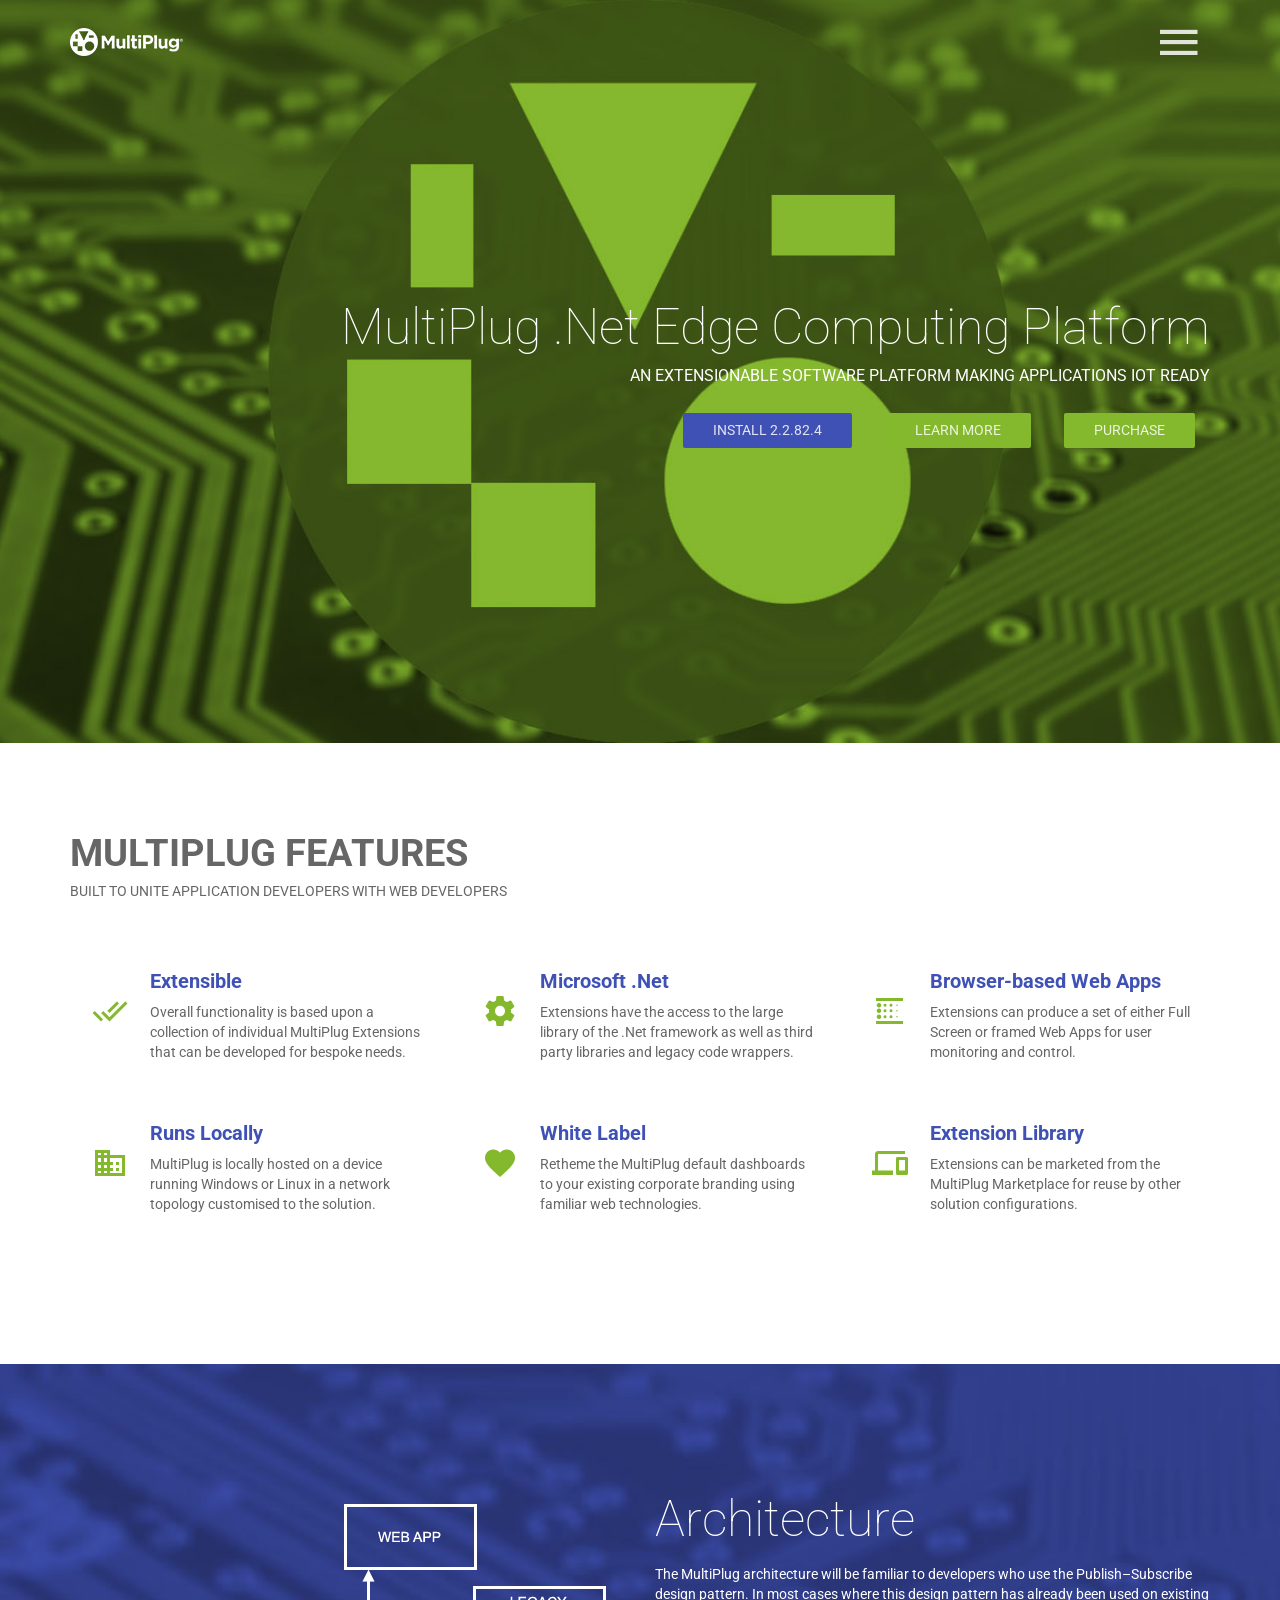
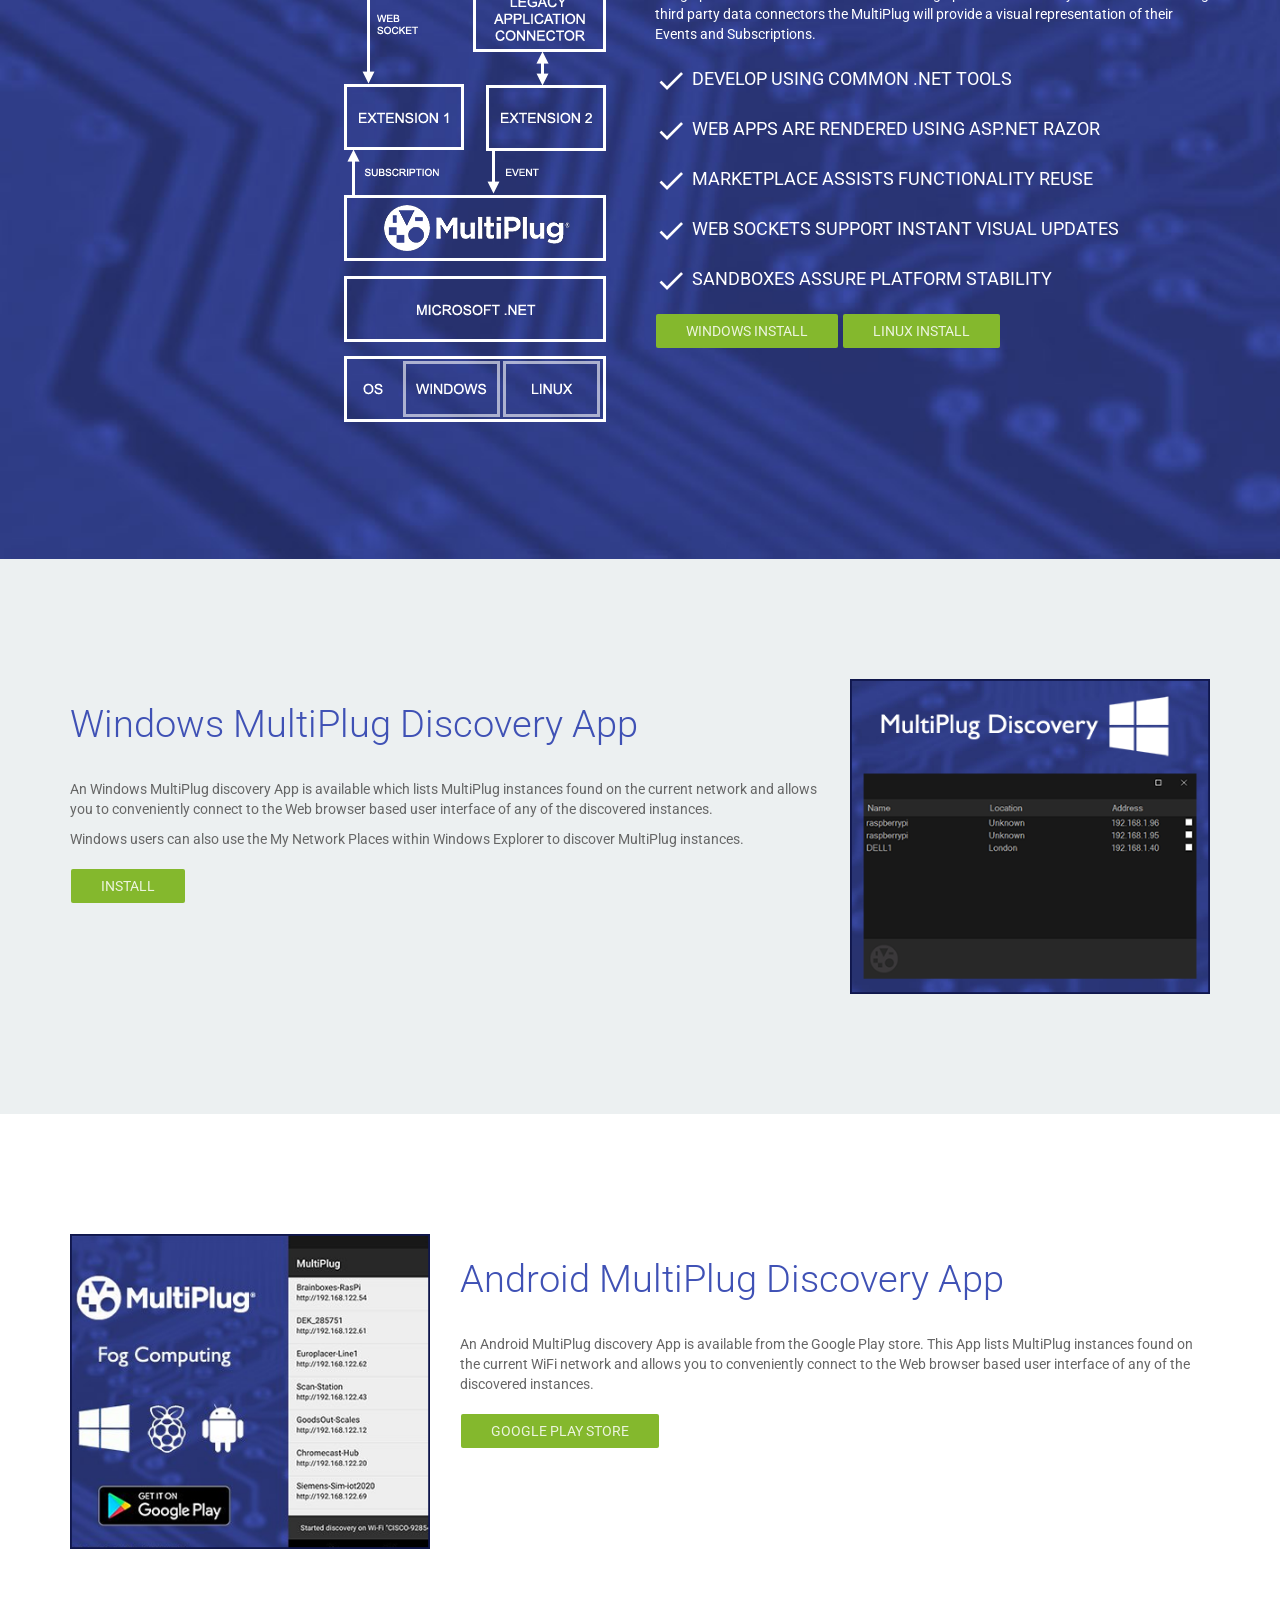
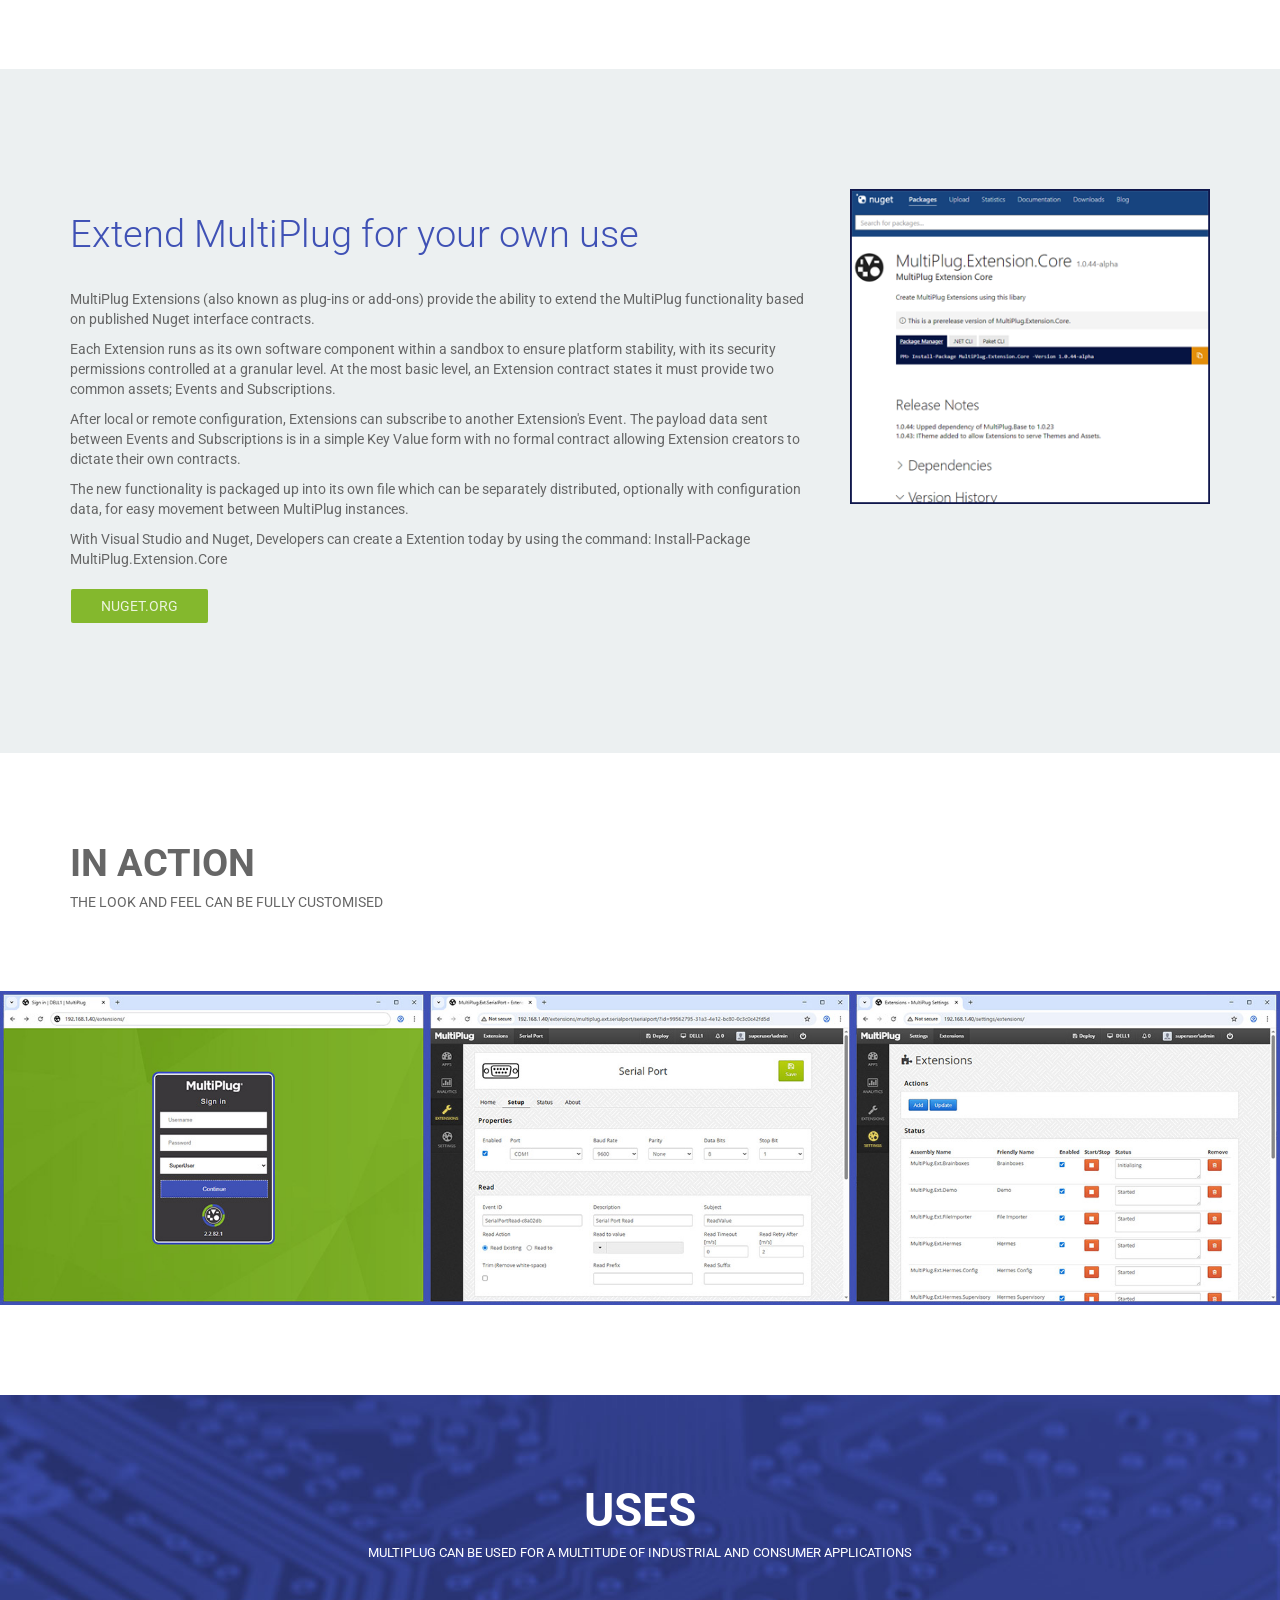
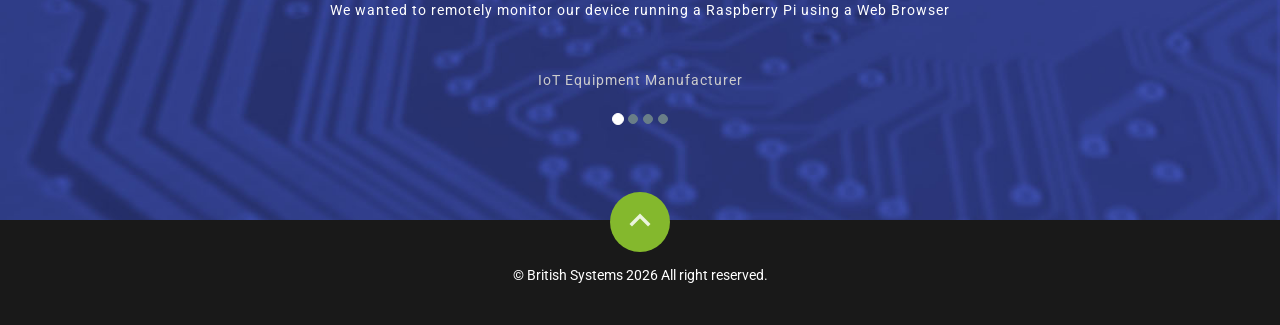
<file: docs/index.html>
<html lang="en">
<head>
    <meta charset="utf-8">
    <meta name="description" content="MultiPlug is a Edge Computing Platform for the Internet of Things">
    <meta name="keywords" content="Internet of Things, 4IR, Edge Computing">
    <meta name="viewport" content="width=device-width, initial-scale=1, maximum-scale=1">
    <meta name="author" content="British Systems">
    <title>MultiPlug .Net Edge Computing Platform for the Internet of Things</title>
    <link href="img/mp/favicon.ico" rel="icon" type="image/x-icon" >
    <link href="img/mp/favicon.ico" rel="shortcut icon" type="image/x-icon">
    <link href="css/mp/bootstrap.min.css" rel="stylesheet">
    <!-- Font Awesome CSS -->
    <link rel="stylesheet" href="fonts/mp/font-awesome.min.css" type="text/css" media="screen">
    <!-- Include roboto.css to use the Roboto web font, material.css to include the theme and ripples.css to style the ripple effect -->
    <link href="css/mp/material.min.css" rel="stylesheet">
    <link href="css/mp/ripples.min.css" rel="stylesheet">
    <link href="css/mp/main.css" rel="stylesheet">
    <link href="css/mp/responsive.css" rel="stylesheet">
    <link href="css/mp/animate.min.css" rel="stylesheet">
</head>

<body>

    <div class="navbar navbar-invers menu-wrap">
        <div class="navbar-header text-center">
            <a class="navbar-brand logo-right" href="javascript:void(0)">MultiPlug</a>
        </div>
        <ul class="nav navbar-nav main-navigation">
            <li class="active"><a href="#home">Home</a></li>
            <li><a href="#features">Features</a></li>
            <li><a href="#why">Architecture</a></li>
            <li><a href="#screenshot">In Action</a></li>
            <li><a href="#testimonial">Uses</a></li>
            <li><a href="https://www.smartfactorydirect.com/multiplug-software-license" target="_blank">Purchase</a></li>
            <li><a href="https://github.com/British-Systems/MultiPlug/wiki" target="_blank">Wiki</a></li>
            <li><a href="./privacy/" >Privacy Policy</a></li>
        </ul>
        <button class="close-button" id="close-button">Close Menu</button>
    </div>

    <div class="content-wrap">
        <header class="hero-area" id="home">

            <div class="container">
                <div class="col-md-12">

                    <div class="navbar navbar-inverse sticky-navigation navbar-fixed-top" role="navigation" data-spy="affix" data-offset-top="200">
                        <div class="container">
                            <div class="navbar-header">
                                <img src="img/mp/MultiPlug.png" class="logo-left" alt="">
                                <!-- @*<a class="logo-left " href="index.html"><i class="mdi-image-timelapse"></i>MultiPlug</a>*@ -->
                            </div>
                            <div class="navbar-right">
                                <button class="menu-icon" id="open-button">
                                    <i class="mdi-navigation-menu"></i>
                                </button>
                            </div>
                        </div>
                    </div>
                </div>
                <div class="contents text-right">
                    <h1 class="wow fadeInRight" data-wow-duration="100ms" data-wow-delay="100ms">MultiPlug .Net Edge Computing Platform</h1>
                    <p class="wow fadeInRight" data-wow-duration="100ms" data-wow-delay="400ms">An extensionable software platform making applications IoT Ready</p>
                    <a href="#why" class="btn btn-lg btn-primary wow fadeInUp btn-install" data-wow-duration="1000ms" data-wow-delay="400ms">Install 2.2.82.4</a>
                    <a href="#features" class="btn btn-lg btn-primary wow fadeInUp" data-wow-duration="1000ms" data-wow-delay="500ms">Learn More</a>
                    <a href="https://www.smartfactorydirect.com/multiplug-software-license" target="_blank" class="btn btn-lg btn-primary wow fadeInUp" data-wow-duration="1000ms" data-wow-delay="600ms">Purchase</a>
                </div>
            </div>
        </header>

        <section id="features" class="section">
            <div class="container">
                <div class="section-header">
                    <h1 class="section-title wow fadeInRight" data-wow-duration="1000ms" data-wow-delay="100ms">MultiPlug Features</h1>
                    <h2 class="section-subtitle wow fadeInRight" data-wow-duration="1000ms" data-wow-delay="400ms">Built to Unite Application Developers with Web Developers</h2>
                </div>
                <div class="row">

                    <div class="col-md-4 col-sm-6 wow fadeInDown" data-wow-duration="1000ms" data-wow-delay="300ms">
                        <div class="features">
                            <div class="icon">
                                <i class="mdi-action-done-all"></i>
                            </div>
                            <div class="features-text">
                                <h4>Extensible</h4>
                                <p>
                                    Overall functionality is based upon a collection of individual MultiPlug Extensions that can be developed for bespoke needs.
                                </p>
                            </div>
                        </div>
                    </div>

                    <div class="col-md-4 col-sm-6 wow fadeInDown" data-wow-duration="1000ms" data-wow-delay="300ms">
                        <div class="features">
                            <div class="icon">
                                <i class="mdi-action-settings"></i>
                            </div>
                            <div class="features-text">
                                <h4>Microsoft .Net</h4>
                                <p>
                                    Extensions have the access to the large library of the .Net framework as well as third party libraries and legacy code wrappers.
                                </p>
                            </div>
                        </div>
                    </div>

                    <div class="col-md-4 col-sm-6 wow fadeInDown" data-wow-duration="1000ms" data-wow-delay="300ms">
                        <div class="features">
                            <div class="icon">
                                <i class="mdi-image-blur-linear"></i>
                            </div>
                            <div class="features-text">
                                <h4>Browser-based Web Apps</h4>
                                <p>
                                    Extensions can produce a set of either Full Screen or framed Web Apps for user monitoring and control.
                                </p>
                            </div>
                        </div>
                    </div>


                    <div class="col-md-4 col-sm-6 wow fadeInDown" data-wow-duration="1000ms" data-wow-delay="400ms">
                        <div class="features">
                            <div class="icon">
                                <i class="mdi-communication-business"></i>
                            </div>
                            <div class="features-text">
                                <h4>Runs Locally</h4>
                                <p>
                                    MultiPlug is locally hosted on a device running Windows or Linux in a network topology customised to the solution.
                                </p>
                            </div>
                        </div>
                    </div>


                    <div class="col-md-4 col-sm-6 wow fadeInDown" data-wow-duration="1000ms" data-wow-delay="400ms">
                        <div class="features">
                            <div class="icon">
                                <i class="mdi-action-favorite"></i>
                            </div>
                            <div class="features-text">
                                <h4>White Label</h4>
                                <p>
                                    Retheme the MultiPlug default dashboards to your existing corporate branding using familiar web technologies.
                                </p>
                            </div>
                        </div>
                    </div>

                    <div class="col-md-4 col-sm-6 wow fadeInDown" data-wow-duration="1000ms" data-wow-delay="400ms">
                        <div class="features">
                            <div class="icon">
                                <i class="mdi-hardware-phonelink"></i>
                            </div>
                            <div class="features-text">
                                <h4>Extension Library</h4>
                                <p>
                                    Extensions can be marketed from the MultiPlug Marketplace for reuse by other solution configurations. <!--<a href="/extensions/" >View Extensions</a>-->
                                </p>
                            </div>
                        </div>
                    </div>
                </div>
            </div>
        </section>

        <section id="why" class="section">
            <div class="container">

                <div class="row">

                    <div class="col-md-6 col-sm-6 wow fadeInRight" data-wow-duration="500ms" data-wow-delay="300ms">
                        <img src="img/mp/features/multiplug-architecture.png" alt="">
                    </div>

                    <div class="col-md-6 col-sm-6 wow fadeInLeft" data-wow-duration="1000ms" data-wow-delay="600ms">
                        <div class="pull-left content">
                            <h2>Architecture</h2>
                            <p>
                                The MultiPlug architecture will be familiar to developers who use the Publish–Subscribe design pattern. In most cases where this design pattern has already been used on existing third party data connectors the MultiPlug will provide a visual representation of their Events and Subscriptions.
                            </p>
                            <ul class="list-item">
                                <li><i class="mdi-action-done"></i>Develop using common .Net tools</li>
                                <li><i class="mdi-action-done"></i>Web Apps are Rendered using ASP.NET Razor</li>
                                <li><i class="mdi-action-done"></i>Marketplace assists functionality reuse</li>
                                <li><i class="mdi-action-done"></i>Web sockets support instant visual updates</li>
                                <li><i class="mdi-action-done"></i>Sandboxes assure platform stability</li>

                            </ul>
                            <a href="https://github.com/British-Systems/MultiPlug/releases/latest/download/MultiPlug-2.2-install.exe" class="btn btn-lg btn-primary">Windows Install</a>
                            <a href="https://apt.multiplug.app" class="btn btn-lg btn-primary">Linux Install</a>
                            <!-- <a href="/extensions/" class="btn btn-lg btn-border">Extensions</a> -->
                        </div>
                    </div>
                </div>
            </div>
        </section>

        <section id="main-features" class="section main-feature-gray">
            <div class="container">


                <div class="row">
                    <div class="col-md-8 col-sm-8 wow fadeInLeft" data-wow-duration="1000ms" data-wow-delay="0ms">
                        <div class="feature-item">
                            <h3 class="title-small">
                                Windows MultiPlug Discovery App
                            </h3>
                            <p>
                                An Windows MultiPlug discovery App is available which lists MultiPlug instances found on the current network and allows you to conveniently connect to the Web browser based user interface of any of the discovered instances.
                            </p>
                            <p>
                                Windows users can also use the My Network Places within Windows Explorer to discover MultiPlug instances.
                            </p>							

                            <a href="https://windows.multiplug.app" target="_blank" class="btn btn-lg btn-primary">Install</a>
							

                        </div>
                    </div>

                    <div class="col-md-4 col-sm-4 wow fadeInRight" data-wow-duration="1000ms" data-wow-delay="0ms">
                        <img src="img/mp/features/multiplug-windows-desktop.png" class="img-responsive" alt="MultiPlug Windows Desktop">
                    </div>

                </div>

            </div>
        </section>

        <section id="main-features" class="section">
            <div class="container">


                <div class="row">
                    <div class="col-md-4 col-sm-4 wow fadeInLeft" data-wow-duration="1000ms" data-wow-delay="0ms">
                        <img src="img/mp/features/multiplug-google-play.png" class="img-responsive" alt="MultiPlug Android on Google Play">
                    </div>

                    <div class="col-md-8 col-sm-8 wow fadeInRight" data-wow-duration="1000ms" data-wow-delay="0ms">
                        <div class="feature-item">
                            <h3 class="title-small">
                                Android MultiPlug Discovery App
                            </h3>
                            <p>
                                An Android MultiPlug discovery App is available from the Google Play store. This App lists MultiPlug instances found on the current WiFi network and allows you to conveniently connect to the Web browser based user interface of any of the discovered instances.
                            </p>
  
                            <a href="https://play.google.com/store/apps/details?id=uk.britishsystems.multiplug" target="_blank" class="btn btn-lg btn-primary">Google Play Store</a>
                        </div>
                    </div>

                </div>

            </div>
        </section>

        <section id="main-features" class="section main-feature-gray">
            <div class="container">

                <div class="row">
                    <div class="col-md-8 col-sm-8 wow fadeInLeft" data-wow-duration="1000ms" data-wow-delay="0ms">
                        <div class="feature-item">
                            <h3 class="title-small">
                                Extend MultiPlug for your own use
                            </h3>
                            <p>
                                MultiPlug Extensions (also known as plug-ins or add-ons) provide the ability to extend the MultiPlug functionality based on published Nuget interface contracts.
                            </p>
                            <p>
                                Each Extension runs as its own software component within a sandbox to ensure platform stability, with its security permissions controlled at a granular level. At the most basic level, an Extension contract states it must provide two common assets; Events and Subscriptions.
                            </p>
                            <p>
                                After local or remote configuration, Extensions can subscribe to another Extension's Event. The payload data sent between Events and Subscriptions is in a simple Key Value form with no formal contract allowing Extension creators to dictate their own contracts.
                            </p>
                            <p>
                                The new functionality is packaged up into its own file which can be separately distributed, optionally with configuration data, for easy movement between MultiPlug instances.
                            </p>
                            <p>
                                With Visual Studio and Nuget, Developers can create a Extention today by using the command: Install-Package MultiPlug.Extension.Core
                            </p>
							
                            <a href="https://www.nuget.org/packages/MultiPlug.Extension.Core" target="_blank" class="btn btn-lg btn-primary">Nuget.org</a>
                        </div>
                    </div>

                    <div class="col-md-4 col-sm-4 wow fadeInRight" data-wow-duration="1000ms" data-wow-delay="0ms">
                        <img src="img/mp/features/multiplug-extension-core.png" class="img-responsive" alt="Nuget MultiPlug.Extension.Core">
                    </div>

                </div>

            </div>
        </section>

        <section id="screenshot" class="section">
            <div class="container">
                <div class="section-header">
                    <h1 class="section-title wow fadeInRight" data-wow-duration="1000ms" data-wow-delay="300ms">In Action</h1>
                    <h2 class="section-subtitle wow fadeInRight" data-wow-duration="1000ms" data-wow-delay="400ms">The look and feel can be fully customised</h2>
                </div>
            </div>
            <div class="row" style="margin:0; padding:0;">
                <div class="col-md-4 col-sm-6 col-xs-12" style="margin:0; padding:0;">
                    <div class="portfolio">
                        <figure class="effect-julia">
                            <img src="img/mp/portfolio/multiplug-signin.jpg" alt="Multiplug SignIn" title="Multiplug SignIn">
                            <figcaption>
                                <div class="heading">
                                    <h3>User Security</h3>
                                    <p>
                                        LOCAL, MACHINE OR ACTIVE DIRECTORY SECURITY MEMBERSHIP PROVIDERS
                                    </p>
                                </div>
                            </figcaption>
                        </figure>
                    </div>
                </div>
                <div class="col-md-4 col-sm-6 col-xs-12" style="margin:0; padding:0;">
                    <div class="portfolio">
                        <figure class="effect-julia">
                            <img src="img/mp/portfolio/multiplug-extension.jpg" alt="Multiplug Extension Example" title="Multiplug Extension Example">
                            <figcaption>
                                <div class="heading">
                                    <h3>Extensions</h3>
                                    <p>
                                        Grow MultiPlug's use by Extensions
                                    </p>
                                </div>
                            </figcaption>
                        </figure>
                    </div>
                </div>
                <div class="col-md-4 col-sm-6 col-xs-12" style="margin:0; padding:0;">
                    <div class="portfolio">
                        <figure class="effect-julia">
                            <img src="img/mp/portfolio/multiplug-extensions-management.jpg" alt="Multiplug Extension Management" title="Multiplug Extension Management">
                            <figcaption>
                                <div class="heading">
                                    <h3>Management</h3>
                                    <p>
                                        INTEGRATED HOUSEKEEPING AND LOGGING
                                    </p>
                                </div>
                            </figcaption>
                        </figure>
                    </div>
                </div>
            </div>
        </section>

        <section id="testimonial" class="section">
            <div class="container">
                <div class="section-header text-center wow fadeInDown" data-wow-duration="500ms" data-wow-delay="200ms">
                    <h1 class="section-title">Uses</h1>
                    <h2 class="section-subtitle">MultiPlug can be used for a multitude of industrial and consumer applications</h2>
                </div>
                <div class="row">
                    <div class="col-sm-8 col-sm-offset-2 wow fadeInUp" data-wow-duration="500ms" data-wow-delay="200ms">
                        <div id="testimonial-carousel" class="carousel slide" data-ride="carousel">
                            <!-- Indicators -->
                            <ol class="carousel-indicators">
                                <li data-target="#testimonial-carousel" data-slide-to="0" class="active"></li>
                                <li data-target="#testimonial-carousel" data-slide-to="1"></li>
                                <li data-target="#testimonial-carousel" data-slide-to="2"></li>
                                <li data-target="#testimonial-carousel" data-slide-to="3"></li>
                            </ol>
                            <div class="carousel-inner">
                                <div class="item active text-center">
                                    <p>We wanted to remotely monitor our device running a Raspberry Pi using a Web Browser</p>
                                    <div class="meta">
                                        <p>IoT Equipment Manufacturer</p>
                                    </div>
                                </div>
                                <div class="item text-center">
                                    <p>We wanted to create Digital Outdoor Signage.</p>
                                    <div class="meta">
                                        <p>Arts Centre</p>
                                    </div>
                                </div>
                                <div class="item text-center">
                                    <p>We wanted to retrieve data from multiple sites and view it on a browser user interface</p>
                                    <div class="meta">
                                        <p>Vending Machine Supplier</p>
                                    </div>
                                </div>
                                <div class="item text-center">
                                    <p>We wanted to provide our customers with digital ordering touch screens</p>
                                    <div class="meta">
                                        <p>Takeaway Restaurant</p>
                                    </div>
                                </div>
                            </div>
                        </div>
                    </div>
                </div>
            </div>
        </section>
        <section id="footer">
        <div class="container">
        </div>
        <!-- Go to Top Link -->
        <a href="#home" class="btn btn-primary back-to-top">
            <i class="mdi-hardware-keyboard-arrow-up"></i>
        </a>
    </section>

        <section id="copyright">
            <div class="container">
                <div class="row">
                    <div class="col-md-12">
                        <p class="copyright-text">
                            © British Systems 2026 All right reserved.

                        </p>
                    </div>
                </div>
            </div>
        </section>
    </div>


    <script src="js/mp/jquery-2.1.4.min.js"></script>
    <script src="js/mp/bootstrap.min.js"></script>
    <script src="js/mp/ripples.min.js"></script>
    <script src="js/mp/material.min.js"></script>
    <script src="js/mp/wow.js"></script>
    <script src="js/mp/jquery.mmenu.min.all.js"></script>
    <script src="js/mp/count-to.js"></script>
    <script src="js/mp/jquery.inview.min.js"></script>
    <script src="js/mp/classie.js"></script>
    <script src="js/mp/jquery.nav.js"></script>
    <script src="js/mp/smooth-on-scroll.js"></script>
    <script src="js/mp/smooth-scroll.js"></script>
    <script src="js/mp/form-validator.min.js"></script>
    <script src="js/mp/contact-form-script.js"></script>
    <script src="js/mp/main.js"></script>



    <script>
        $(document).ready(function() {
            // This command is used to initialize some elements and make them work properly
            $.material.init();
        });
    </script>

</body>

</html>
</file>
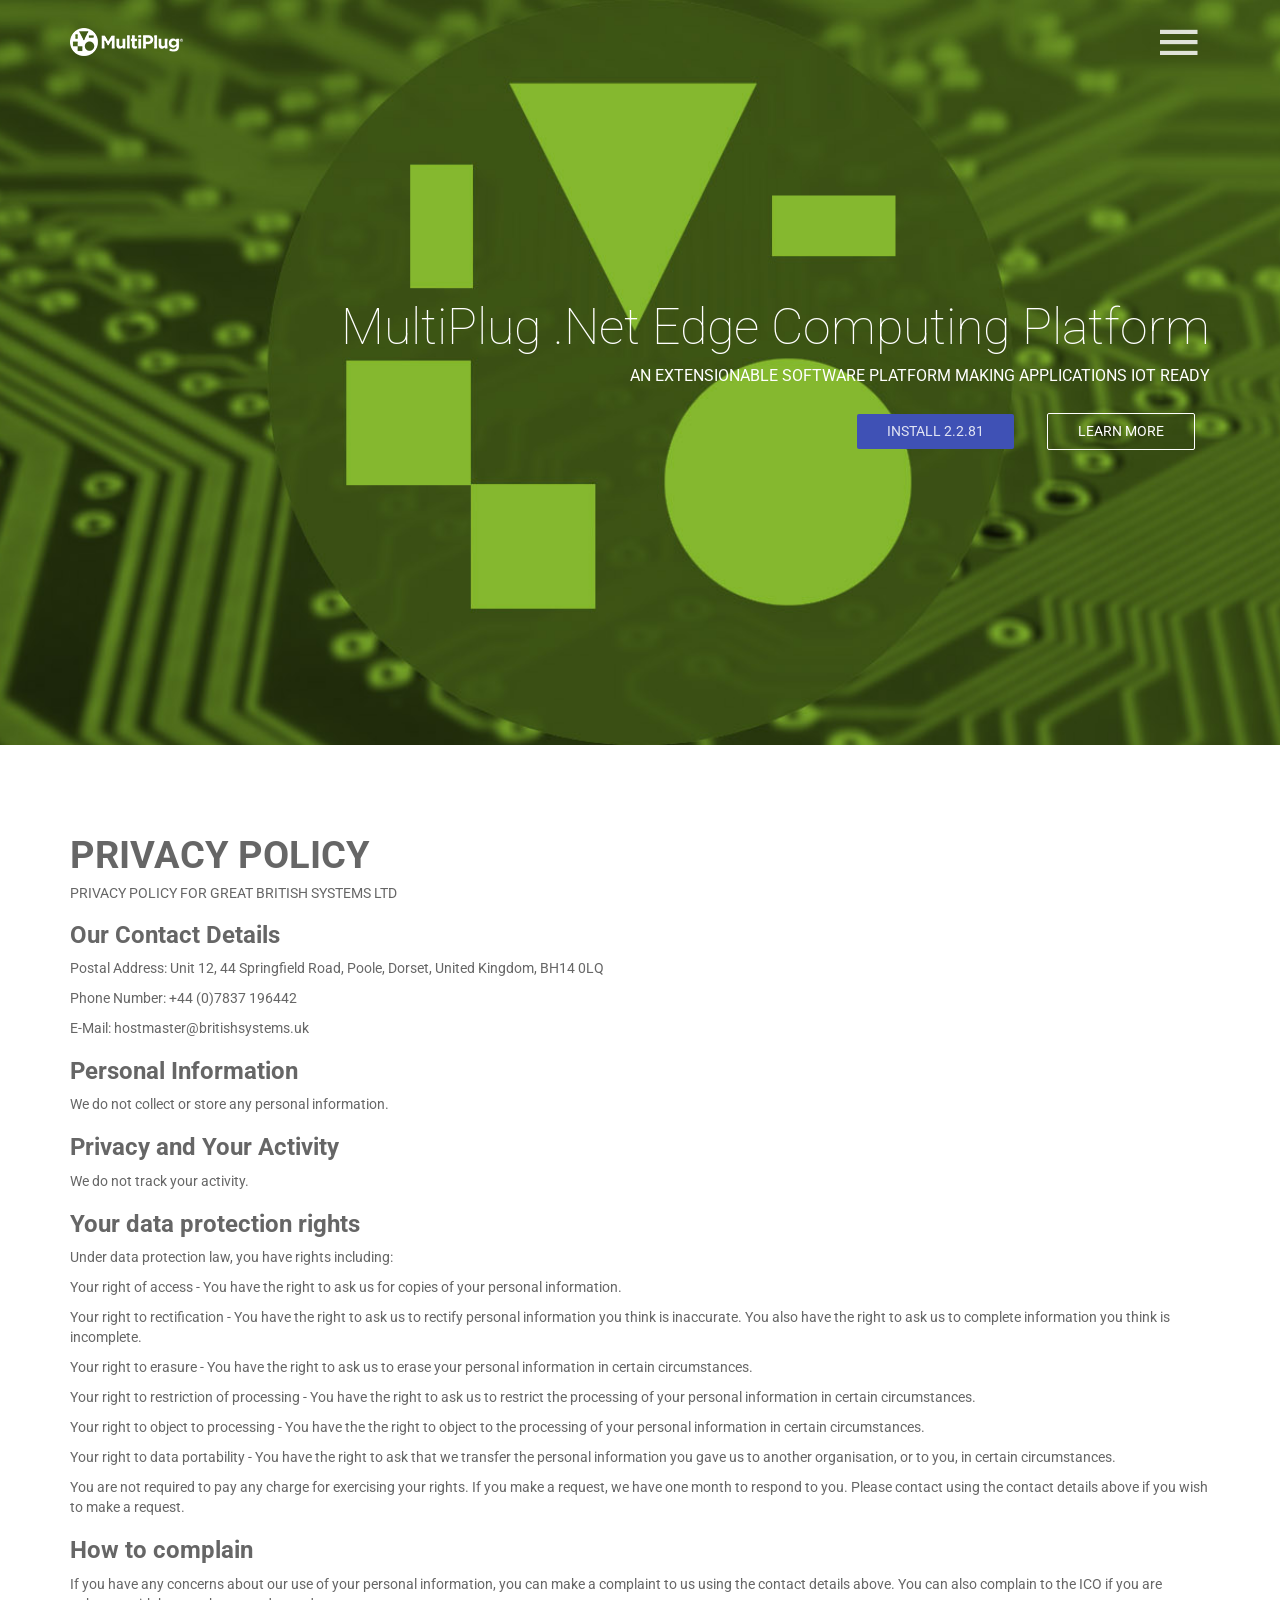
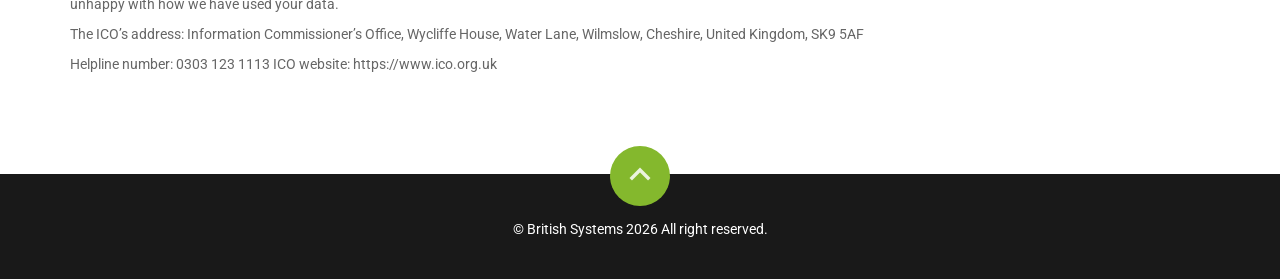
<file: docs/privacy/index.html>
<html lang="en">
<head>
    <meta charset="utf-8">
    <meta name="description" content="MultiPlug is a Edge Computing Platform for the Internet of Things">
    <meta name="keywords" content="Internet of Things, 4IR, Edge Computing">
    <meta name="viewport" content="width=device-width, initial-scale=1, maximum-scale=1">
    <meta name="author" content="British Systems">
    <title>Privacy Policy | MultiPlug</title>
    <link href="../img/mp/favicon.ico" rel="icon" type="image/x-icon" >
    <link href="../img/mp/favicon.ico" rel="shortcut icon" type="image/x-icon">
    <link href="../css/mp/bootstrap.min.css" rel="stylesheet">
    <!-- Font Awesome CSS -->
    <link rel="stylesheet" href="../fonts/mp/font-awesome.min.css" type="text/css" media="screen">
    <!-- Include roboto.css to use the Roboto web font, material.css to include the theme and ripples.css to style the ripple effect -->
    <link href="../css/mp/material.min.css" rel="stylesheet">
    <link href="../css/mp/ripples.min.css" rel="stylesheet">
    <link href="../css/mp/main.css" rel="stylesheet">
    <link href="../css/mp/responsive.css" rel="stylesheet">
    <link href="../css/mp/animate.min.css" rel="stylesheet">
</head>

<body>

    <div class="navbar navbar-invers menu-wrap">
        <div class="navbar-header text-center">
            <a class="navbar-brand logo-right" href="javascript:void(0)">MultiPlug</a>
        </div>
        <ul class="nav navbar-nav main-navigation">
            <li><a href="/">Home</a></li>
            <li class="active"><a href="/privacy" >Privacy Policy</a></li>
        </ul>
        <button class="close-button" id="close-button">Close Menu</button>
    </div>

    <div class="content-wrap">
        <header class="hero-area" id="home">

            <div class="container">
                <div class="col-md-12">

                    <div class="navbar navbar-inverse sticky-navigation navbar-fixed-top" role="navigation" data-spy="affix" data-offset-top="200">
                        <div class="container">
                            <div class="navbar-header">
                                <img src="../img/mp/MultiPlug.png" class="logo-left" alt="">
                                <!-- @*<a class="logo-left " href="index.html"><i class="mdi-image-timelapse"></i>MultiPlug</a>*@ -->
                            </div>
                            <div class="navbar-right">
                                <button class="menu-icon" id="open-button">
                                    <i class="mdi-navigation-menu"></i>
                                </button>
                            </div>
                        </div>
                    </div>
                </div>
                <div class="contents text-right">
                    <h1 class="wow fadeInRight" data-wow-duration="1000ms" data-wow-delay="300ms">MultiPlug .Net Edge Computing Platform</h1>
                    <p class="wow fadeInRight" data-wow-duration="1000ms" data-wow-delay="400ms">An extensionable software platform making applications IoT Ready</p>
                    <a href="#why" class="btn btn-lg btn-primary wow fadeInUp btn-install" data-wow-duration="1000ms" data-wow-delay="400ms">Install 2.2.81</a>
                    <a href="#features" class="btn btn-lg btn-border wow fadeInUp" data-wow-duration="1000ms" data-wow-delay="500ms">Learn More</a>
                </div>
            </div>
        </header>

        <section id="features" class="section">
            <div class="container">
                <div class="section-header">
                    <h1 class="section-title">Privacy Policy</h1>
                    <h2 class="section-subtitle wow fadeInRight" data-wow-duration="1000ms" data-wow-delay="400ms">Privacy Policy for Great British Systems Ltd</h2>
					<h3><b>Our Contact Details</b></h3>
					<p>Postal Address: Unit 12, 44 Springfield Road, Poole, Dorset, United Kingdom, BH14 0LQ</p>
					<p>Phone Number: +44 (0)7837 196442</p>
					<p>E-Mail: hostmaster@britishsystems.uk</p>
					<h3><b>Personal Information</b></h3>
					<p>We do not collect or store any personal information.</p>
					<h3><b>Privacy and Your Activity</b></h3>
					<p>We do not track your activity.</p>
					<h3><b>Your data protection rights</b></h3>
					<p>Under data protection law, you have rights including:</p>
					<p>Your right of access - You have the right to ask us for copies of your personal information.</p>
					<p>Your right to rectification - You have the right to ask us to rectify personal information you think is inaccurate. You also have the right to ask us to complete information you think is incomplete.</p>
					<p>Your right to erasure - You have the right to ask us to erase your personal information in certain circumstances.</p>
					<p>Your right to restriction of processing - You have the right to ask us to restrict the processing of your personal information in certain circumstances.</p>
					<p>Your right to object to processing - You have the the right to object to the processing of your personal information in certain circumstances.</p>
					<p>Your right to data portability - You have the right to ask that we transfer the personal information you gave us to another organisation, or to you, in certain circumstances.</p>
					<p>You are not required to pay any charge for exercising your rights. If you make a request, we have one month to respond to you. Please contact using the contact details above if you wish to make a request.</p>
					<h3><b>How to complain</b></h3>
					<p>If you have any concerns about our use of your personal information, you can make a complaint to us using the contact details above. You can also complain to the ICO if you are unhappy with how we have used your data.</p>
					<p>The ICO’s address: Information Commissioner’s Office, Wycliffe House, Water Lane, Wilmslow, Cheshire, United Kingdom, SK9 5AF</p>
					<p>Helpline number: 0303 123 1113 ICO website: https://www.ico.org.uk</p>
                </div>
            </div>
        </section>

        <section id="footer">
        <div class="container">
        </div>
        <!-- Go to Top Link -->
        <a href="#home" class="btn btn-primary back-to-top">
            <i class="mdi-hardware-keyboard-arrow-up"></i>
        </a>
    </section>

        <section id="copyright">
            <div class="container">
                <div class="row">
                    <div class="col-md-12">
                        <p class="copyright-text">
                            © British Systems 2026 All right reserved.

                        </p>
                    </div>
                </div>
            </div>
        </section>
    </div>


    <script src="../js/mp/jquery-2.1.4.min.js"></script>
    <script src="../js/mp/bootstrap.min.js"></script>
    <script src="../js/mp/ripples.min.js"></script>
    <script src="../js/mp/material.min.js"></script>
    <script src="../js/mp/wow.js"></script>
    <script src="../js/mp/jquery.mmenu.min.all.js"></script>
    <script src="../js/mp/count-to.js"></script>
    <script src="../js/mp/jquery.inview.min.js"></script>
    <script src="../js/mp/classie.js"></script>
    <script src="../js/mp/jquery.nav.js"></script>
    <script src="../js/mp/smooth-on-scroll.js"></script>
    <script src="../js/mp/smooth-scroll.js"></script>
    <script src="../js/mp/form-validator.min.js"></script>
    <script src="../js/mp/contact-form-script.js"></script>
    <script src="../js/mp/main.js"></script>



    <script>
        $(document).ready(function() {
            // This command is used to initialize some elements and make them work properly
            $.material.init();
        });
    </script>

</body>

</html>
</file>
<file: docs/css/mp/main.css>
@import url(https://fonts.googleapis.com/css?family=Roboto:700,400,100);
body {
  font-family: 'Roboto', sans-serif;
  color: #666;
  font-size: 14px;
  font-weight: 400;
  background: #fff;
}
.btn {
  font-size: 14px;
  font-weight: 400;
}
.btn-border {
  background: transparent;
  border: 1px solid #fff;
  color: #fff !important;
}

.btn-install {
  background-color: #3f51b5 !important;
}

.btn-border:hover {
  background: rgba(255, 255, 255, 0.08);
}
.clear {
  clear: both;
}
.row {
  padding: 30px 0;
}
h1 {
  font-size: 50px;
}
ul {
  margin: 0;
  padding: 0;
}
ul li {
  list-style: none;
}
a:hover,
a:focus {
  text-decoration: none;
  outline: none;
  color: #fff;
}
.section {
  padding: 90px 0;
}
.section-header .section-title {
  font-size: 38px;
  text-transform: uppercase;
  margin-top: 0;
  font-weight: 700;
}
.section-header .section-subtitle {
  font-size: 14px;
  font-weight: 400;
  text-transform: uppercase;
  margin-top: 0;
}
.title-small {
  font-size: 38px;
  color: #3f51b5;
  margin-bottom: 30px;
  line-height: 50px;
}
.content-wrap {
  -webkit-transition: -webkit-transform 0.4s;
  transition: transform 0.4s;
  -webkit-transition-timing-function: cubic-bezier(0.7, 0, 0.3, 1);
  transition-timing-function: cubic-bezier(0.7, 0, 0.3, 1);
}
.show-menu .content-wrap {
  -webkit-transition-delay: 0.1s;
  transition-delay: 0.1s;
  -webkit-transform: translate3d(-250px, 0, 0);
  transform: translate3d(-250px, 0, 0);
}
.navbar-fixed-top {
  padding: 15px 0;
}
.affix {
  -webkit-animation-duration: 1s;
  animation-duration: 1s;
  -webkit-animation-fill-mode: both;
  animation-fill-mode: both;
  -webkit-animation-name: fadeInDown;
  animation-name: fadeInDown;
  padding: 0!important;
  background: #84b82d !important;
}
.sticky-navigation .row {
  padding: 0;
}
.navbar.menu-wrap .navbar-header {
  margin: 0 85px;
  float: none;
}
.navbar.menu-wrap {
  position: fixed;
  width: 250px;
  top: 0;
  right: 0;
  min-height: 100%;
  border-radius: 0;
  margin: 0;
  z-index: 9999;
  height: 100%;
  -webkit-transform: translate3d(250px, 0, 0);
  transform: translate3d(250px, 0, 0);
  -webkit-transition: -webkit-transform 0.4s;
  transition: transform 0.4s;
  -webkit-transition-timing-function: cubic-bezier(0.7, 0, 0.3, 1);
  transition-timing-function: cubic-bezier(0.7, 0, 0.3, 1);
}
.navbar-nav {
  margin: 0;
  float: none;
}
.navbar .navbar-nav li {
  float: none;
}
.navbar .navbar-nav li a {
  font-family: 'Roboto', sans-serif;
  display: block;
  font-size: 14px;
  padding: 15px 20px;
  text-transform: uppercase;
  font-weight: 400;
  transition: all 0.3s ease-in-out;
  -moz-transition: all 0.3s ease-in-out;
  -webkit-transition: all 0.3s ease-in-out;
  -o-transition: all 0.3s ease-in-out;
}
.navbar .navbar-nav li a:hover,
.navbar .navbar-nav li .active a {
  background: rgba(255, 255, 255, 0.1);
}
.show-menu .navbar.menu-wrap {
  -webkit-transform: translate3d(0, 0, 0);
  transform: translate3d(0, 0, 0);
  -webkit-transition: -webkit-transform 0.8s;
  transition: transform 0.8s;
  -webkit-transition-timing-function: cubic-bezier(0.7, 0, 0.3, 1);
  transition-timing-function: cubic-bezier(0.7, 0, 0.3, 1);
}
.navbar.menu-wrap .navbar-form {
  padding: 10px 20px;
  margin: 5px 0;
  border: none;
  box-shadow: none;
  display: block;
}
.navbar.menu-wrap .navbar-form .form-control {
  display: block;
  width: 100%;
}
.logo-left {
  color: #fff;
  font-size: 24px;
}
.logo-left i {
  margin-right: 7px;
}
.logo-right {
  margin-bottom: 15px;
}
.close-button {
  width: 24px;
  height: 24px;
  position: absolute;
  left: 15px;
  top: 30px;
  overflow: hidden;
  text-indent: 10px;
  border: none;
  background: transparent;
  color: transparent;
}
.close-button::before,
.close-button::after {
  content: '';
  position: absolute;
  width: 3px;
  height: 100%;
  top: 0;
  left: 50%;
  background: #bdc3c7;
}
.close-button::before {
  -webkit-transform: rotate(45deg);
  transform: rotate(45deg);
}
.close-button::after {
  -webkit-transform: rotate(-45deg);
  transform: rotate(-45deg);
}
.close-button:hover:before,
.close-button:hover:after {
  background: #fff;
}
.navbar .navbar-header {
  padding: 13px 0;
}
.menu-icon {
  background: transparent;
  border: none;
  margin-right: 15px;
}
.menu-icon i {
  font-size: 50px;
}
.menu-icon i:hover {
  color: #fff;
}
@media (max-width: 768px) {
  body.toggled {
    position: fixed;
  }
}
.hero-area {
  background: url(../../img/mp/hero-area.jpg) no-repeat;
  background-size: cover;
  background-position: center bottom;
  color: #fff;
  overflow: hidden;
  padding: 90px 0;
}
.hero-area .sticky-navigation {
  background: transparent;
}
.hero-area .contents h1 {
  font-size: 30px;
  font-weight: 100;
}
.hero-area .contents p {
  font-size: 16px;
  font-weight: 400;
  text-transform: uppercase;
}
.hero-area .contents .btn {
  margin: 15px;
}
.slider-area {
  margin-top: -1px;
}
.slider-area h1 {
  font-weight: 100;
}
.slider-area p {
  font-weight: 400;
  color: #ffffff;
  text-transform: uppercase;
}
.slider-area .sticky-navigation {
  background: transparent;
}
.slider-area .btn {
  margin: 15px;
}
.slider-area .large_white {
  color: #fff;
}
@media (min-width: 1200px) {
  .hero-area {
    padding: 280px 0;
  }
  .hero-area h1 {
    font-size: 50px !important;
  }
}
#features {
  background: #fff;
}
#features .features {
  margin: 30px 0;
}
#features .features .icon {
  float: left;
  text-align: center;
}
#features .features .icon i {
  width: 80px;
  height: 80px;
  line-height: 80px;
  border-radius: 50%;
  font-size: 36px;
  color: #84b82d;
}
#features .features h4 {
  margin-bottom: 10px;
  font-size: 20px;
  font-weight: 700;
  color: #3f51b5;
}
#features .features .features-text {
  padding-left: 80px;
}
#features .features .features-text p {
  margin: 0;
}
#services {
  background: #fff;
}
#services .services {
  margin: 30px 0;
}
#services .services .icon {
  float: left;
  text-align: center;
}
#services .services .icon i {
  width: 80px;
  height: 80px;
  line-height: 80px;
  border-radius: 50%;
  font-size: 36px;
  color: #3f51b5;
}
#services .services h4 {
  margin-bottom: 10px;
  font-size: 20px;
  font-weight: 700;
  color: #3f51b5;
}
#services .services .services-text {
  padding-left: 80px;
}
#services .services .services-text p {
  margin: 0;
}
#services .title-small {
  text-align: center;
}
#services .btn-lg {
  width: 220px;
  margin-top: 20px;
  margin-right: 15px;
  margin-left: 15px;
  text-transform: uppercase;
}
#services .btn-lg i {
  padding-right: 5px;
}
#services .icon {
  display: inline-block;
  width: 60px;
  height: 60px;
  border-radius: 4px;
  text-align: center;
  position: relative;
  z-index: 1;
  color: #ffffff;
}
#services .content-left,
#services .content-right {
  position: relative;
  top: 60px;
}
#services .content-left span {
  float: right;
  margin-left: 25px;
}
#services .content-right span {
  float: left;
  margin-right: 25px;
}
#services .box-item {
  padding-bottom: 40px;
}
#services .box-item .icon {
  background: #3F51B5;
  text-align: center;
  margin-top: 12px;
  -webkit-transition: background 0.2s, color 0.2s;
  -moz-transition: background 0.2s, color 0.2s;
  transition: background 0.2s, color 0.2s;
}
#services .box-item .icon i {
  color: #fff;
  font-size: 24px;
  line-height: 60px;
  -webkit-transition: all 0.2s linear;
  -moz-transition: all 0.2s linear;
  -o-transition: all 0.2s linear;
  transition: all 0.2s linear;
}
#services .box-item .text h4 {
  color: #444;
  font-weight: 100;
  font-size: 24px;
  line-height: 22px;
  text-transform: uppercase;
}
#services .box-item .text p {
  color: #777;
  font-weight: 300;
  font-size: 14px;
  line-height: 18px;
}
#services .box-item:hover .icon {
  background: #3F51B5;
}
#services .box-item:hover .icon i {
  color: #ffffff;
}
#services .show-box {
  padding: 22px 64px;
}
#why {
  background: url(../../img/mp/why-bg.jpg);
  background-size: cover;
  color: #fff;
}
#why .content h2 {
  font-size: 50px;
  line-height: 70px;
  margin-top: 0;
  font-weight: 100;
}
#why .content .list-item li {
  color: #fff;
  line-height: 50px;
  font-size: 18px;
  text-transform: uppercase;
}
#why .content .list-item li i {
  font-size: 32px;
  padding-right: 5px;
  vertical-align: middle;
}
#why img {
  float: right;
}
#why .feature-item {
  padding: 48px 0;
}
#cta {
  background: #3f51b5;
}
#cta .drawer {
  float: left;
  margin-right: 40px;
}
#cta .title-small {
  color: #fff;
}
.main-feature-gray {
  background: #ecf0f1;
}
#screenshot .section-header {
  margin-bottom: 80px;
}
#screenshot .portfolio-item {
  padding: 30px 0;
}
#screenshot .portfolio figure {
  position: relative;
  overflow: hidden;
  margin: 0;
  width: 100%;
  height: auto;
  text-align: center;
  cursor: pointer;
}
#screenshot .portfolio figure img {
  width: 100%;
  -webkit-transition: 0.5s ease;
  -moz-transition: 0.5s ease;
  transition: 0.5s ease 0s;
}
#screenshot .portfolio figure figcaption {
  position: absolute;
  top: 0;
  width: 100%;
  left: 0;
  height: 100%;
  padding: 50px;
  color: #fff;
}
#screenshot .portfolio figure figcaption .heading {
  position: absolute;
  left: 0;
  right: 0;
  margin: auto;
  top: 15%;
  padding: 0px 62px;
  -webkit-transition: 0.5s ease;
  -moz-transition: 0.5s ease;
  transition: 0.5s ease 0s;
}
#screenshot .portfolio figure figcaption .heading p {
  padding: 0px 24px;
  font-size: 16px;
}
#screenshot .portfolio figure .icon {
  position: absolute;
  top: 70%;
  left: 0;
  right: 0;
  margin: auto;
  -webkit-transition: 0.5s ease;
  -moz-transition: 0.5s ease;
  transition: 0.5s ease 0s;
}
#screenshot .portfolio figure .icon i {
  font-size: 38px;
}
#screenshot .portfolio figcaption:hover .heading {
  top: 20%;
}
#screenshot .portfolio figcaption:hover .icon {
  top: 60%;
}
#screenshot .portfolio figure.effect-julia figcaption {
  background: rgba(63, 81, 181, 0.8);
  opacity: 0;
  -webkit-transition: 1s ease 0.15s;
  -moz-transition: 1s ease 0.15s;
  -o-transition: 1s ease 0.15s;
  transition: 1s ease 0.15s;
}
#screenshot .portfolio figure.effect-julia figcaption:hover {
  opacity: 1;
}
#screenshot .portfolio figure.effect-julia:hover img {
  -webkit-transform: scale3d(1.2, 1.3, 1);
  -moz-transform: scale3d(1.2, 1.3, 1);
  transform: scale3d(1.2, 1.3, 1);
}
#other-features {
  padding-bottom: 35px;
}
#other-features .features-content {
  padding: 30px 0;
  transition: all 0.2s ease;
  -moz-transition: all 0.2s ease;
  -webkit-transition: all 0.2s ease;
  -o-transition: all 0.2s ease;
}
#other-features .features-content .icon i {
  font-size: 30px;
  color: #ccd0d2;
  transition: all 0.2s ease;
  -moz-transition: all 0.2s ease;
  -webkit-transition: all 0.2s ease;
  -o-transition: all 0.2s ease;
}
#other-features .features-content h3 {
  color: #385461;
  line-height: 30px;
  font-size: 24px;
  font-weight: 300;
}
#other-features .features-content p {
  color: #909090;
  line-height: 22px;
  padding: 0px 4px;
}
#other-features .features-content:hover i,
#other-features .features-content:hover h3 {
  color: #3f51b5;
}
#other-services {
  padding-bottom: 35px;
}
#other-services .services-content {
  padding: 30px 0;
  transition: all 0.2s ease;
  -moz-transition: all 0.2s ease;
  -webkit-transition: all 0.2s ease;
  -o-transition: all 0.2s ease;
}
#other-services .services-content .icon i {
  font-size: 30px;
  color: #ccd0d2;
  transition: all 0.2s ease;
  -moz-transition: all 0.2s ease;
  -webkit-transition: all 0.2s ease;
  -o-transition: all 0.2s ease;
}
#other-services .services-content h3 {
  color: #385461;
  line-height: 30px;
  font-size: 24px;
  font-weight: 300;
}
#other-services .services-content p {
  color: #909090;
  line-height: 22px;
  padding: 0px 4px;
}
#other-services .services-content:hover i,
#other-services .services-content:hover h3 {
  color: #3f51b5;
}
#testimonial {
  width: 100%;
  background: url(../../img/mp/why-bg.jpg);
  background-size: cover;
}
#testimonial .section-title {
  color: #fff;
  font-size: 46px;
}
#testimonial .section-subtitle {
  color: #fff;
  font-size: 13px;
}
#testimonial .carousel-inner p {
  color: #fff;
  letter-spacing: 1px;
  padding: 0px 20px;
}
#testimonial .carousel-inner p a {
  color: #fff;
}
#testimonial .carousel-inner .meta {
  margin-top: 50px;
}
#testimonial .carousel-inner .meta p {
  color: #ccc;
}
#testimonial .carousel-inner .meta p a {
  color: #fff;
}
#testimonial .carousel-indicators {
  position: absolute;
  bottom: -40px;
}
#testimonial .carousel-indicators li {
  background-color: #697e88;
  border-color: #697e88;
}
#testimonial .carousel-indicators .active {
  background-color: #fff;
  border-color: #fff;
}
#counter {
  background: #ecf0f1;
}
#counter .counter-item .icon {
  text-align: center;
}
#counter .counter-item .icon i {
  font-size: 54px;
  color: #ccd0d2;
  line-height: 64px;
}
#counter .counter-item h5 {
  text-align: center;
  color: #3f51b5;
  font-size: 16px;
  text-transform: uppercase;
  line-height: 32px;
}
#counter .counter-item hr {
  width: 50px;
  margin: 0px auto;
  height: 2px;
  background: #009688;
}
#counter .timer {
  font-size: 50px;
  font-weight: 100;
  color: #3f51b5;
  text-transform: uppercase;
  text-align: center;
  line-height: 80px;
}
#clients .client-item-wrapper {
  text-align: center;
}
#contact {
  background: #ecf0f1;
}
#contact .info {
  padding: 15px 0;
}
#contact .info .icon {
  margin-bottom: 20px;
}
#contact .info .icon i {
  font-size: 36px;
  color: #3f51b5;
}
#contact .info h4 {
  color: #385461;
  font-size: 24px;
  font-weight: 400;
}
#contact .info p {
  color: #909090;
}
.contact-form {
  margin-top: 52px;
}
.contact-form i {
  position: absolute;
  right: 15px;
}
.contact-form .form-control {
  margin-bottom: 28px;
}
#footer {
  position: relative;
  background: #333;
}
#footer h3 {
  color: #fff;
  font-weight: 900;
}
#footer ul li a {
  color: #ccc;
  transition: all 0.2s ease;
  -moz-transition: all 0.2s ease;
  -webkit-transition: all 0.2s ease;
  -o-transition: all 0.2s ease;
  line-height: 28px;
  text-transform: uppercase;
}
#footer ul li a:hover {
  color: #fff;
  margin-left: 4px;
}
#copyright {
  background: #191919;
}
#copyright .copyright-text {
  color: #fff;
  margin-top: 15px;
  text-align: center;
}
#copyright .copyright-text a {
  transition: all 0.2s ease;
  -moz-transition: all 0.2s ease;
  -webkit-transition: all 0.2s ease;
  -o-transition: all 0.2s ease;
}
.back-to-top {
  position: absolute;
  top: -28px;
  left: 50%;
  margin: 0px -25px;
}
.back-to-top {
  display: block;
  width: 60px;
  height: 60px;
  line-height: 60px;
  padding: 0;
  margin: 0 -30px;
  color: #fff;
  border-radius: 50%;
  -webkit-border-radius: 50%;
  -moz-border-radius: 50%;
  -o-border-radius: 50%;
  text-align: center;
}
.back-to-top i {
  line-height: 56px;
  font-size: 42px;
}
.social {
  display: inline-block;
  margin: 10px 2px;
  color: #fff;
}
.social i {
  width: 48px;
  font-size: 16px;
  height: 48px;
  background: rgba(255, 255, 255, 0.18);
  text-align: center;
  line-height: 48px;
  border-radius: 50%;
  -webkit-transition: all 0.2s linear;
  -moz-transition: all 0.2s linear;
  transition: all 0.2s linear;
}
.social i:hover {
  color: #fff;
}
.social .fa-facebook:hover {
  background: #3B5998;
}
.social .fa-twitter:hover {
  background: #00ACED;
}
.social .fa-google-plus:hover {
  background: #DD4B39;
}
.social .fa-linkedin:hover {
  background: #007BB6;
}
#loader {
  position: fixed;
  top: 0;
  left: 0;
  width: 100%;
  height: 100%;
  background: #ffffff;
  z-index: 9999999999;
}
.loader-inner {
  position: animation;
  top: 50%;
  left: 50%;
}
@-webkit-keyframes ball-triangle-path-1 {
  33% {
    -webkit-transform: translate(25px, -50px);
    transform: translate(25px, -50px);
  }
  66% {
    -webkit-transform: translate(50px, 0px);
    transform: translate(50px, 0px);
  }
  100% {
    -webkit-transform: translate(0px, 0px);
    transform: translate(0px, 0px);
  }
}
@keyframes ball-triangle-path-1 {
  33% {
    -webkit-transform: translate(25px, -50px);
    transform: translate(25px, -50px);
  }
  66% {
    -webkit-transform: translate(50px, 0px);
    transform: translate(50px, 0px);
  }
  100% {
    -webkit-transform: translate(0px, 0px);
    transform: translate(0px, 0px);
  }
}
@-webkit-keyframes ball-triangle-path-2 {
  33% {
    -webkit-transform: translate(25px, 50px);
    transform: translate(25px, 50px);
  }
  66% {
    -webkit-transform: translate(-25px, 50px);
    transform: translate(-25px, 50px);
  }
  100% {
    -webkit-transform: translate(0px, 0px);
    transform: translate(0px, 0px);
  }
}
@keyframes ball-triangle-path-2 {
  33% {
    -webkit-transform: translate(25px, 50px);
    transform: translate(25px, 50px);
  }
  66% {
    -webkit-transform: translate(-25px, 50px);
    transform: translate(-25px, 50px);
  }
  100% {
    -webkit-transform: translate(0px, 0px);
    transform: translate(0px, 0px);
  }
}
@-webkit-keyframes ball-triangle-path-3 {
  33% {
    -webkit-transform: translate(-50px, 0px);
    transform: translate(-50px, 0px);
  }
  66% {
    -webkit-transform: translate(-25px, -50px);
    transform: translate(-25px, -50px);
  }
  100% {
    -webkit-transform: translate(0px, 0px);
    transform: translate(0px, 0px);
  }
}
@keyframes ball-triangle-path-3 {
  33% {
    -webkit-transform: translate(-50px, 0px);
    transform: translate(-50px, 0px);
  }
  66% {
    -webkit-transform: translate(-25px, -50px);
    transform: translate(-25px, -50px);
  }
  100% {
    -webkit-transform: translate(0px, 0px);
    transform: translate(0px, 0px);
  }
}
.ball-triangle-path {
  position: relative;
  -webkit-transform: translate(-25px, -25px);
  -ms-transform: translate(-25px, -25px);
  transform: translate(-25px, -25px);
}
.ball-triangle-path > div:nth-child(1) {
  -webkit-animation-name: ball-triangle-path-1;
  animation-name: ball-triangle-path-1;
  -webkit-animation-delay: 0;
  animation-delay: 0;
  -webkit-animation-duration: 2s;
  animation-duration: 2s;
  -webkit-animation-timing-function: ease-in-out;
  animation-timing-function: ease-in-out;
  -webkit-animation-iteration-count: infinite;
  animation-iteration-count: infinite;
}
.ball-triangle-path > div:nth-child(2) {
  -webkit-animation-name: ball-triangle-path-2;
  animation-name: ball-triangle-path-2;
  -webkit-animation-delay: 0;
  animation-delay: 0;
  -webkit-animation-duration: 2s;
  animation-duration: 2s;
  -webkit-animation-timing-function: ease-in-out;
  animation-timing-function: ease-in-out;
  -webkit-animation-iteration-count: infinite;
  animation-iteration-count: infinite;
}
.ball-triangle-path > div:nth-child(3) {
  -webkit-animation-name: ball-triangle-path-3;
  animation-name: ball-triangle-path-3;
  -webkit-animation-delay: 0;
  animation-delay: 0;
  -webkit-animation-duration: 2s;
  animation-duration: 2s;
  -webkit-animation-timing-function: ease-in-out;
  animation-timing-function: ease-in-out;
  -webkit-animation-iteration-count: infinite;
  animation-iteration-count: infinite;
}
.ball-triangle-path > div {
  -webkit-animation-fill-mode: both;
  animation-fill-mode: both;
  position: absolute;
  width: 20px;
  height: 20px;
  border-radius: 100%;
  background: #3f51b5;
}
.ball-triangle-path > div:nth-of-type(1) {
  top: 50px;
}
.ball-triangle-path > div:nth-of-type(2) {
  left: 25px;
}
.ball-triangle-path > div:nth-of-type(3) {
  top: 50px;
  left: 50px;
}
</file>
<file: docs/css/mp/responsive.css>
@media (min-width: 768px) and (max-width: 1024px) {
  .title-small {
    font-size: 20px;
    margin-bottom: 10px;
  }
  #why .content h2 {
    font-size: 20px;
    line-height: 30px;
  }
  #why img {
    width: 100%;
  }
  #screenshot .portfolio figure figcaption .heading {
    padding: 0 30px;
  }
  #cta h2 {
    font-size: 18px;
  }
}
@media (max-width: 568px) {
  #portfolio .portfolio-items figure {
    width: 100%;
  }
  #portfolio .portfolio-items figure figcaption .info {
    margin-top: 120px;
  }
  #contact .info-inner {
    padding-left: 15px;
  }
}
@media (max-width: 480px) {
  .section {
    padding: 50px 0;
  }
  .section-header .section-title {
    font-size: 24px;
  }
  .section-header .section-subtitle {
    font-size: 11px;
  }
  .title-small {
    font-size: 22px;
    line-height: 28px;
  }
  .navbar .navbar-header {
    padding: 13px 22px;
    float: left;
  }
  .navbar .navbar-right {
    float: right;
  }
  .hero-area .contents {
    padding-top: 50px;
  }
  .hero-area .contents h1 {
    font-size: 20px;
  }
  .hero-area .contents p {
    font-size: 14px;
  }
  #features .box-item .icon {
    margin: 10px 15px;
    float: left;
  }
  #features .text {
    text-align: left;
  }
  #features .box-item .text h4 {
    font-size: 12px;
    line-height: 16px;
  }
  #features .box-item .text p {
    font-size: 12px;
  }
  #features .show-box {
    padding: 24px 30px;
  }
  #features .content-left,
  #features .content-right {
    margin-bottom: 60px;
  }
  #features .features h4 {
    font-size: 14px;
  }
  #features .features .icon i {
    padding-right: 22px;
  }
  #why .content h2 {
    font-size: 20px;
    line-height: 30px;
  }
  #why .content .list-item li {
    font-size: 13px;
  }
  #why .content .btn {
    margin-bottom: 60px;
  }
  #why img {
    width: 100%;
  }
  #cta h2 {
    font-size: 18px;
  }
  #cta .btn {
    margin-top: 30px;
  }
  #screenshot .portfolio figure figcaption .heading {
    padding: 0;
    top: 5%;
  }
  #screenshot .portfolio figcaption:hover .heading {
    top: 15%;
  }
  #testimonial .section-title {
    font-size: 22px;
  }
  #testimonial .section-subtitle {
    font-size: 12px;
    line-height: 20px;
  }
  #clients .client-item-wrapper {
    margin-bottom: 30px;
  }
  #contact .section-title {
    font-size: 22px;
  }
  #contact .info h4 {
    font-size: 18px;
  }
}
@media (max-width: 640px) and (min-width: 960px) {
  .navbar-header {
    width: 100px;
    float: left;
    padding-left: 7px !important;
  }
  .navbar-right {
    float: right;
    width: 100px;
  }
}
@media (max-width: 767px) and (min-width: 479px) {
  .navbar-header {
    width: 100px;
    float: left;
    padding-left: 7px !important;
  }
  .navbar-right {
    float: right;
    width: 100px;
  }
}
</file>
<file: docs/css/mp/material.min.css>
@font-face{font-family:Material-Design-Icons;src:url(../../fonts/mp/Material-Design-Icons.eot?3ocs8m);src:url(../../fonts/mp/Material-Design-Icons.eot?#iefix3ocs8m) format('embedded-opentype'),url(../../fonts/mp/Material-Design-Icons.woff?3ocs8m) format('woff'),url(../../fonts/mp/Material-Design-Icons.ttf?3ocs8m) format('truetype'),url(../../fonts/mp/Material-Design-Icons.svg?3ocs8m#Material-Design-Icons) format('svg')}[class^=mdi-],[class*=mdi-]{speak:none;display:inline-block;font:normal normal normal 24px/1 'Material-Design-Icons';text-rendering:auto;-webkit-font-smoothing:antialiased;-moz-osx-font-smoothing:grayscale;-webkit-transform:translate(0,0);-ms-transform:translate(0,0);transform:translate(0,0)}[class^=mdi-]:before,[class*=mdi-]:before{display:inline-block;speak:none;text-decoration:inherit}[class^=mdi-].pull-left,[class*=mdi-].pull-left{margin-right:.3em}[class^=mdi-].pull-right,[class*=mdi-].pull-right{margin-left:.3em}[class^=mdi-].mdi-lg:before,[class*=mdi-].mdi-lg:before,[class^=mdi-].mdi-lg:after,[class*=mdi-].mdi-lg:after{font-size:1.33333333em;line-height:.75em;vertical-align:-15%}[class^=mdi-].mdi-2x:before,[class*=mdi-].mdi-2x:before,[class^=mdi-].mdi-2x:after,[class*=mdi-].mdi-2x:after{font-size:2em}[class^=mdi-].mdi-3x:before,[class*=mdi-].mdi-3x:before,[class^=mdi-].mdi-3x:after,[class*=mdi-].mdi-3x:after{font-size:3em}[class^=mdi-].mdi-4x:before,[class*=mdi-].mdi-4x:before,[class^=mdi-].mdi-4x:after,[class*=mdi-].mdi-4x:after{font-size:4em}[class^=mdi-].mdi-5x:before,[class*=mdi-].mdi-5x:before,[class^=mdi-].mdi-5x:after,[class*=mdi-].mdi-5x:after{font-size:5em}[class^=mdi-device-signal-cellular-]:after,[class^=mdi-device-battery-]:after,[class^=mdi-device-battery-charging-]:after,[class^=mdi-device-signal-cellular-connected-no-internet-]:after,[class^=mdi-device-signal-wifi-]:after,[class^=mdi-device-signal-wifi-statusbar-not-connected]:after,.mdi-device-network-wifi:after{opacity:.3;position:absolute;left:0;top:0;z-index:1;display:inline-block;speak:none;text-decoration:inherit}[class^=mdi-device-signal-cellular-]:after{content:"\e758"}[class^=mdi-device-battery-]:after{content:"\e735"}[class^=mdi-device-battery-charging-]:after{content:"\e733"}[class^=mdi-device-signal-cellular-connected-no-internet-]:after{content:"\e75d"}[class^=mdi-device-signal-wifi-]:after,.mdi-device-network-wifi:after{content:"\e765"}[class^=mdi-device-signal-wifi-statusbasr-not-connected]:after{content:"\e8f7"}.mdi-device-signal-cellular-off:after,.mdi-device-signal-cellular-null:after,.mdi-device-signal-cellular-no-sim:after,.mdi-device-signal-wifi-off:after,.mdi-device-signal-wifi-4-bar:after,.mdi-device-signal-cellular-4-bar:after,.mdi-device-battery-alert:after,.mdi-device-signal-cellular-connected-no-internet-4-bar:after,.mdi-device-battery-std:after,.mdi-device-battery-full .mdi-device-battery-unknown:after{content:""}.mdi-fw{width:1.28571429em;text-align:center}.mdi-ul{padding-left:0;margin-left:2.14285714em;list-style-type:none}.mdi-ul>li{position:relative}.mdi-li{position:absolute;left:-2.14285714em;width:2.14285714em;top:.14285714em;text-align:center}.mdi-li.mdi-lg{left:-1.85714286em}.mdi-border{padding:.2em .25em .15em;border:solid .08em #eee;border-radius:.1em}.mdi-spin{-webkit-animation:mdi-spin 2s infinite linear;animation:mdi-spin 2s infinite linear;-webkit-transform-origin:50% 50%;-ms-transform-origin:50% 50%;transform-origin:50% 50%}.mdi-pulse{-webkit-animation:mdi-spin 1s steps(8) infinite;animation:mdi-spin 1s steps(8) infinite;-webkit-transform-origin:50% 50%;-ms-transform-origin:50% 50%;transform-origin:50% 50%}@-webkit-keyframes mdi-spin{0%{-webkit-transform:rotate(0deg);transform:rotate(0deg)}100%{-webkit-transform:rotate(359deg);transform:rotate(359deg)}}@keyframes mdi-spin{0%{-webkit-transform:rotate(0deg);transform:rotate(0deg)}100%{-webkit-transform:rotate(359deg);transform:rotate(359deg)}}.mdi-rotate-90{filter:progid:DXImageTransform.Microsoft.BasicImage(rotation=1);-webkit-transform:rotate(90deg);-ms-transform:rotate(90deg);transform:rotate(90deg)}.mdi-rotate-180{filter:progid:DXImageTransform.Microsoft.BasicImage(rotation=2);-webkit-transform:rotate(180deg);-ms-transform:rotate(180deg);transform:rotate(180deg)}.mdi-rotate-270{filter:progid:DXImageTransform.Microsoft.BasicImage(rotation=3);-webkit-transform:rotate(270deg);-ms-transform:rotate(270deg);transform:rotate(270deg)}.mdi-flip-horizontal{filter:progid:DXImageTransform.Microsoft.BasicImage(rotation=0,mirror=1);-webkit-transform:scale(-1,1);-ms-transform:scale(-1,1);transform:scale(-1,1)}.mdi-flip-vertical{filter:progid:DXImageTransform.Microsoft.BasicImage(rotation=2,mirror=1);-webkit-transform:scale(1,-1);-ms-transform:scale(1,-1);transform:scale(1,-1)}:root .mdi-rotate-90,:root .mdi-rotate-180,:root .mdi-rotate-270,:root .mdi-flip-horizontal,:root .mdi-flip-vertical{-webkit-filter:none;filter:none}.mdi-stack{position:relative;display:inline-block;width:2em;height:2em;line-height:2em;vertical-align:middle}.mdi-stack-1x,.mdi-stack-2x{position:absolute;left:0;width:100%;text-align:center}.mdi-stack-1x{line-height:inherit}.mdi-stack-2x{font-size:2em}.mdi-inverse{color:#fff}.mdi-action-3d-rotation:before{content:"\e600"}.mdi-action-accessibility:before{content:"\e601"}.mdi-action-account-balance-wallet:before{content:"\e602"}.mdi-action-account-balance:before{content:"\e603"}.mdi-action-account-box:before{content:"\e604"}.mdi-action-account-child:before{content:"\e605"}.mdi-action-account-circle:before{content:"\e606"}.mdi-action-add-shopping-cart:before{content:"\e607"}.mdi-action-alarm-add:before{content:"\e608"}.mdi-action-alarm-off:before{content:"\e609"}.mdi-action-alarm-on:before{content:"\e60a"}.mdi-action-alarm:before{content:"\e60b"}.mdi-action-android:before{content:"\e60c"}.mdi-action-announcement:before{content:"\e60d"}.mdi-action-aspect-ratio:before{content:"\e60e"}.mdi-action-assessment:before{content:"\e60f"}.mdi-action-assignment-ind:before{content:"\e610"}.mdi-action-assignment-late:before{content:"\e611"}.mdi-action-assignment-return:before{content:"\e612"}.mdi-action-assignment-returned:before{content:"\e613"}.mdi-action-assignment-turned-in:before{content:"\e614"}.mdi-action-assignment:before{content:"\e615"}.mdi-action-autorenew:before{content:"\e616"}.mdi-action-backup:before{content:"\e617"}.mdi-action-book:before{content:"\e618"}.mdi-action-bookmark-outline:before{content:"\e619"}.mdi-action-bookmark:before{content:"\e61a"}.mdi-action-bug-report:before{content:"\e61b"}.mdi-action-cached:before{content:"\e61c"}.mdi-action-check-circle:before{content:"\e61d"}.mdi-action-class:before{content:"\e61e"}.mdi-action-credit-card:before{content:"\e61f"}.mdi-action-dashboard:before{content:"\e620"}.mdi-action-delete:before{content:"\e621"}.mdi-action-description:before{content:"\e622"}.mdi-action-dns:before{content:"\e623"}.mdi-action-done-all:before{content:"\e624"}.mdi-action-done:before{content:"\e625"}.mdi-action-event:before{content:"\e626"}.mdi-action-exit-to-app:before{content:"\e627"}.mdi-action-explore:before{content:"\e628"}.mdi-action-extension:before{content:"\e629"}.mdi-action-face-unlock:before{content:"\e62a"}.mdi-action-favorite-outline:before{content:"\e62b"}.mdi-action-favorite:before{content:"\e62c"}.mdi-action-find-in-page:before{content:"\e62d"}.mdi-action-find-replace:before{content:"\e62e"}.mdi-action-flip-to-back:before{content:"\e62f"}.mdi-action-flip-to-front:before{content:"\e630"}.mdi-action-get-app:before{content:"\e631"}.mdi-action-grade:before{content:"\e632"}.mdi-action-group-work:before{content:"\e633"}.mdi-action-help:before{content:"\e634"}.mdi-action-highlight-remove:before{content:"\e635"}.mdi-action-history:before{content:"\e636"}.mdi-action-home:before{content:"\e637"}.mdi-action-https:before{content:"\e638"}.mdi-action-info-outline:before{content:"\e639"}.mdi-action-info:before{content:"\e63a"}.mdi-action-input:before{content:"\e63b"}.mdi-action-invert-colors:before{content:"\e63c"}.mdi-action-label-outline:before{content:"\e63d"}.mdi-action-label:before{content:"\e63e"}.mdi-action-language:before{content:"\e63f"}.mdi-action-launch:before{content:"\e640"}.mdi-action-list:before{content:"\e641"}.mdi-action-lock-open:before{content:"\e642"}.mdi-action-lock-outline:before{content:"\e643"}.mdi-action-lock:before{content:"\e644"}.mdi-action-loyalty:before{content:"\e645"}.mdi-action-markunread-mailbox:before{content:"\e646"}.mdi-action-note-add:before{content:"\e647"}.mdi-action-open-in-browser:before{content:"\e648"}.mdi-action-open-in-new:before{content:"\e649"}.mdi-action-open-with:before{content:"\e64a"}.mdi-action-pageview:before{content:"\e64b"}.mdi-action-payment:before{content:"\e64c"}.mdi-action-perm-camera-mic:before{content:"\e64d"}.mdi-action-perm-contact-cal:before{content:"\e64e"}.mdi-action-perm-data-setting:before{content:"\e64f"}.mdi-action-perm-device-info:before{content:"\e650"}.mdi-action-perm-identity:before{content:"\e651"}.mdi-action-perm-media:before{content:"\e652"}.mdi-action-perm-phone-msg:before{content:"\e653"}.mdi-action-perm-scan-wifi:before{content:"\e654"}.mdi-action-picture-in-picture:before{content:"\e655"}.mdi-action-polymer:before{content:"\e656"}.mdi-action-print:before{content:"\e657"}.mdi-action-query-builder:before{content:"\e658"}.mdi-action-question-answer:before{content:"\e659"}.mdi-action-receipt:before{content:"\e65a"}.mdi-action-redeem:before{content:"\e65b"}.mdi-action-reorder:before{content:"\e65c"}.mdi-action-report-problem:before{content:"\e65d"}.mdi-action-restore:before{content:"\e65e"}.mdi-action-room:before{content:"\e65f"}.mdi-action-schedule:before{content:"\e660"}.mdi-action-search:before{content:"\e661"}.mdi-action-settings-applications:before{content:"\e662"}.mdi-action-settings-backup-restore:before{content:"\e663"}.mdi-action-settings-bluetooth:before{content:"\e664"}.mdi-action-settings-cell:before{content:"\e665"}.mdi-action-settings-display:before{content:"\e666"}.mdi-action-settings-ethernet:before{content:"\e667"}.mdi-action-settings-input-antenna:before{content:"\e668"}.mdi-action-settings-input-component:before{content:"\e669"}.mdi-action-settings-input-composite:before{content:"\e66a"}.mdi-action-settings-input-hdmi:before{content:"\e66b"}.mdi-action-settings-input-svideo:before{content:"\e66c"}.mdi-action-settings-overscan:before{content:"\e66d"}.mdi-action-settings-phone:before{content:"\e66e"}.mdi-action-settings-power:before{content:"\e66f"}.mdi-action-settings-remote:before{content:"\e670"}.mdi-action-settings-voice:before{content:"\e671"}.mdi-action-settings:before{content:"\e672"}.mdi-action-shop-two:before{content:"\e673"}.mdi-action-shop:before{content:"\e674"}.mdi-action-shopping-basket:before{content:"\e675"}.mdi-action-shopping-cart:before{content:"\e676"}.mdi-action-speaker-notes:before{content:"\e677"}.mdi-action-spellcheck:before{content:"\e678"}.mdi-action-star-rate:before{content:"\e679"}.mdi-action-stars:before{content:"\e67a"}.mdi-action-store:before{content:"\e67b"}.mdi-action-subject:before{content:"\e67c"}.mdi-action-supervisor-account:before{content:"\e67d"}.mdi-action-swap-horiz:before{content:"\e67e"}.mdi-action-swap-vert-circle:before{content:"\e67f"}.mdi-action-swap-vert:before{content:"\e680"}.mdi-action-system-update-tv:before{content:"\e681"}.mdi-action-tab-unselected:before{content:"\e682"}.mdi-action-tab:before{content:"\e683"}.mdi-action-theaters:before{content:"\e684"}.mdi-action-thumb-down:before{content:"\e685"}.mdi-action-thumb-up:before{content:"\e686"}.mdi-action-thumbs-up-down:before{content:"\e687"}.mdi-action-toc:before{content:"\e688"}.mdi-action-today:before{content:"\e689"}.mdi-action-track-changes:before{content:"\e68a"}.mdi-action-translate:before{content:"\e68b"}.mdi-action-trending-down:before{content:"\e68c"}.mdi-action-trending-neutral:before{content:"\e68d"}.mdi-action-trending-up:before{content:"\e68e"}.mdi-action-turned-in-not:before{content:"\e68f"}.mdi-action-turned-in:before{content:"\e690"}.mdi-action-verified-user:before{content:"\e691"}.mdi-action-view-agenda:before{content:"\e692"}.mdi-action-view-array:before{content:"\e693"}.mdi-action-view-carousel:before{content:"\e694"}.mdi-action-view-column:before{content:"\e695"}.mdi-action-view-day:before{content:"\e696"}.mdi-action-view-headline:before{content:"\e697"}.mdi-action-view-list:before{content:"\e698"}.mdi-action-view-module:before{content:"\e699"}.mdi-action-view-quilt:before{content:"\e69a"}.mdi-action-view-stream:before{content:"\e69b"}.mdi-action-view-week:before{content:"\e69c"}.mdi-action-visibility-off:before{content:"\e69d"}.mdi-action-visibility:before{content:"\e69e"}.mdi-action-wallet-giftcard:before{content:"\e69f"}.mdi-action-wallet-membership:before{content:"\e6a0"}.mdi-action-wallet-travel:before{content:"\e6a1"}.mdi-action-work:before{content:"\e6a2"}.mdi-alert-error:before{content:"\e6a3"}.mdi-alert-warning:before{content:"\e6a4"}.mdi-av-album:before{content:"\e6a5"}.mdi-av-closed-caption:before{content:"\e6a6"}.mdi-av-equalizer:before{content:"\e6a7"}.mdi-av-explicit:before{content:"\e6a8"}.mdi-av-fast-forward:before{content:"\e6a9"}.mdi-av-fast-rewind:before{content:"\e6aa"}.mdi-av-games:before{content:"\e6ab"}.mdi-av-hearing:before{content:"\e6ac"}.mdi-av-high-quality:before{content:"\e6ad"}.mdi-av-loop:before{content:"\e6ae"}.mdi-av-mic-none:before{content:"\e6af"}.mdi-av-mic-off:before{content:"\e6b0"}.mdi-av-mic:before{content:"\e6b1"}.mdi-av-movie:before{content:"\e6b2"}.mdi-av-my-library-add:before{content:"\e6b3"}.mdi-av-my-library-books:before{content:"\e6b4"}.mdi-av-my-library-music:before{content:"\e6b5"}.mdi-av-new-releases:before{content:"\e6b6"}.mdi-av-not-interested:before{content:"\e6b7"}.mdi-av-pause-circle-fill:before{content:"\e6b8"}.mdi-av-pause-circle-outline:before{content:"\e6b9"}.mdi-av-pause:before{content:"\e6ba"}.mdi-av-play-arrow:before{content:"\e6bb"}.mdi-av-play-circle-fill:before{content:"\e6bc"}.mdi-av-play-circle-outline:before{content:"\e6bd"}.mdi-av-play-shopping-bag:before{content:"\e6be"}.mdi-av-playlist-add:before{content:"\e6bf"}.mdi-av-queue-music:before{content:"\e6c0"}.mdi-av-queue:before{content:"\e6c1"}.mdi-av-radio:before{content:"\e6c2"}.mdi-av-recent-actors:before{content:"\e6c3"}.mdi-av-repeat-one:before{content:"\e6c4"}.mdi-av-repeat:before{content:"\e6c5"}.mdi-av-replay:before{content:"\e6c6"}.mdi-av-shuffle:before{content:"\e6c7"}.mdi-av-skip-next:before{content:"\e6c8"}.mdi-av-skip-previous:before{content:"\e6c9"}.mdi-av-snooze:before{content:"\e6ca"}.mdi-av-stop:before{content:"\e6cb"}.mdi-av-subtitles:before{content:"\e6cc"}.mdi-av-surround-sound:before{content:"\e6cd"}.mdi-av-timer:before{content:"\e6ce"}.mdi-av-video-collection:before{content:"\e6cf"}.mdi-av-videocam-off:before{content:"\e6d0"}.mdi-av-videocam:before{content:"\e6d1"}.mdi-av-volume-down:before{content:"\e6d2"}.mdi-av-volume-mute:before{content:"\e6d3"}.mdi-av-volume-off:before{content:"\e6d4"}.mdi-av-volume-up:before{content:"\e6d5"}.mdi-av-web:before{content:"\e6d6"}.mdi-communication-business:before{content:"\e6d7"}.mdi-communication-call-end:before{content:"\e6d8"}.mdi-communication-call-made:before{content:"\e6d9"}.mdi-communication-call-merge:before{content:"\e6da"}.mdi-communication-call-missed:before{content:"\e6db"}.mdi-communication-call-received:before{content:"\e6dc"}.mdi-communication-call-split:before{content:"\e6dd"}.mdi-communication-call:before{content:"\e6de"}.mdi-communication-chat:before{content:"\e6df"}.mdi-communication-clear-all:before{content:"\e6e0"}.mdi-communication-comment:before{content:"\e6e1"}.mdi-communication-contacts:before{content:"\e6e2"}.mdi-communication-dialer-sip:before{content:"\e6e3"}.mdi-communication-dialpad:before{content:"\e6e4"}.mdi-communication-dnd-on:before{content:"\e6e5"}.mdi-communication-email:before{content:"\e6e6"}.mdi-communication-forum:before{content:"\e6e7"}.mdi-communication-import-export:before{content:"\e6e8"}.mdi-communication-invert-colors-off:before{content:"\e6e9"}.mdi-communication-invert-colors-on:before{content:"\e6ea"}.mdi-communication-live-help:before{content:"\e6eb"}.mdi-communication-location-off:before{content:"\e6ec"}.mdi-communication-location-on:before{content:"\e6ed"}.mdi-communication-message:before{content:"\e6ee"}.mdi-communication-messenger:before{content:"\e6ef"}.mdi-communication-no-sim:before{content:"\e6f0"}.mdi-communication-phone:before{content:"\e6f1"}.mdi-communication-portable-wifi-off:before{content:"\e6f2"}.mdi-communication-quick-contacts-dialer:before{content:"\e6f3"}.mdi-communication-quick-contacts-mail:before{content:"\e6f4"}.mdi-communication-ring-volume:before{content:"\e6f5"}.mdi-communication-stay-current-landscape:before{content:"\e6f6"}.mdi-communication-stay-current-portrait:before{content:"\e6f7"}.mdi-communication-stay-primary-landscape:before{content:"\e6f8"}.mdi-communication-stay-primary-portrait:before{content:"\e6f9"}.mdi-communication-swap-calls:before{content:"\e6fa"}.mdi-communication-textsms:before{content:"\e6fb"}.mdi-communication-voicemail:before{content:"\e6fc"}.mdi-communication-vpn-key:before{content:"\e6fd"}.mdi-content-add-box:before{content:"\e6fe"}.mdi-content-add-circle-outline:before{content:"\e6ff"}.mdi-content-add-circle:before{content:"\e700"}.mdi-content-add:before{content:"\e701"}.mdi-content-archive:before{content:"\e702"}.mdi-content-backspace:before{content:"\e703"}.mdi-content-block:before{content:"\e704"}.mdi-content-clear:before{content:"\e705"}.mdi-content-content-copy:before{content:"\e706"}.mdi-content-content-cut:before{content:"\e707"}.mdi-content-content-paste:before{content:"\e708"}.mdi-content-create:before{content:"\e709"}.mdi-content-drafts:before{content:"\e70a"}.mdi-content-filter-list:before{content:"\e70b"}.mdi-content-flag:before{content:"\e70c"}.mdi-content-forward:before{content:"\e70d"}.mdi-content-gesture:before{content:"\e70e"}.mdi-content-inbox:before{content:"\e70f"}.mdi-content-link:before{content:"\e710"}.mdi-content-mail:before{content:"\e711"}.mdi-content-markunread:before{content:"\e712"}.mdi-content-redo:before{content:"\e713"}.mdi-content-remove-circle-outline:before{content:"\e714"}.mdi-content-remove-circle:before{content:"\e715"}.mdi-content-remove:before{content:"\e716"}.mdi-content-reply-all:before{content:"\e717"}.mdi-content-reply:before{content:"\e718"}.mdi-content-report:before{content:"\e719"}.mdi-content-save:before{content:"\e71a"}.mdi-content-select-all:before{content:"\e71b"}.mdi-content-send:before{content:"\e71c"}.mdi-content-sort:before{content:"\e71d"}.mdi-content-text-format:before{content:"\e71e"}.mdi-content-undo:before{content:"\e71f"}.mdi-editor-attach-file:before{content:"\e776"}.mdi-editor-attach-money:before{content:"\e777"}.mdi-editor-border-all:before{content:"\e778"}.mdi-editor-border-bottom:before{content:"\e779"}.mdi-editor-border-clear:before{content:"\e77a"}.mdi-editor-border-color:before{content:"\e77b"}.mdi-editor-border-horizontal:before{content:"\e77c"}.mdi-editor-border-inner:before{content:"\e77d"}.mdi-editor-border-left:before{content:"\e77e"}.mdi-editor-border-outer:before{content:"\e77f"}.mdi-editor-border-right:before{content:"\e780"}.mdi-editor-border-style:before{content:"\e781"}.mdi-editor-border-top:before{content:"\e782"}.mdi-editor-border-vertical:before{content:"\e783"}.mdi-editor-format-align-center:before{content:"\e784"}.mdi-editor-format-align-justify:before{content:"\e785"}.mdi-editor-format-align-left:before{content:"\e786"}.mdi-editor-format-align-right:before{content:"\e787"}.mdi-editor-format-bold:before{content:"\e788"}.mdi-editor-format-clear:before{content:"\e789"}.mdi-editor-format-color-fill:before{content:"\e78a"}.mdi-editor-format-color-reset:before{content:"\e78b"}.mdi-editor-format-color-text:before{content:"\e78c"}.mdi-editor-format-indent-decrease:before{content:"\e78d"}.mdi-editor-format-indent-increase:before{content:"\e78e"}.mdi-editor-format-italic:before{content:"\e78f"}.mdi-editor-format-line-spacing:before{content:"\e790"}.mdi-editor-format-list-bulleted:before{content:"\e791"}.mdi-editor-format-list-numbered:before{content:"\e792"}.mdi-editor-format-paint:before{content:"\e793"}.mdi-editor-format-quote:before{content:"\e794"}.mdi-editor-format-size:before{content:"\e795"}.mdi-editor-format-strikethrough:before{content:"\e796"}.mdi-editor-format-textdirection-l-to-r:before{content:"\e797"}.mdi-editor-format-textdirection-r-to-l:before{content:"\e798"}.mdi-editor-format-underline:before{content:"\e799"}.mdi-editor-functions:before{content:"\e79a"}.mdi-editor-insert-chart:before{content:"\e79b"}.mdi-editor-insert-comment:before{content:"\e79c"}.mdi-editor-insert-drive-file:before{content:"\e79d"}.mdi-editor-insert-emoticon:before{content:"\e79e"}.mdi-editor-insert-invitation:before{content:"\e79f"}.mdi-editor-insert-link:before{content:"\e7a0"}.mdi-editor-insert-photo:before{content:"\e7a1"}.mdi-editor-merge-type:before{content:"\e7a2"}.mdi-editor-mode-comment:before{content:"\e7a3"}.mdi-editor-mode-edit:before{content:"\e7a4"}.mdi-editor-publish:before{content:"\e7a5"}.mdi-editor-vertical-align-bottom:before{content:"\e7a6"}.mdi-editor-vertical-align-center:before{content:"\e7a7"}.mdi-editor-vertical-align-top:before{content:"\e7a8"}.mdi-editor-wrap-text:before{content:"\e7a9"}.mdi-file-attachment:before{content:"\e7aa"}.mdi-file-cloud-circle:before{content:"\e7ab"}.mdi-file-cloud-done:before{content:"\e7ac"}.mdi-file-cloud-download:before{content:"\e7ad"}.mdi-file-cloud-off:before{content:"\e7ae"}.mdi-file-cloud-queue:before{content:"\e7af"}.mdi-file-cloud-upload:before{content:"\e7b0"}.mdi-file-cloud:before{content:"\e7b1"}.mdi-file-file-download:before{content:"\e7b2"}.mdi-file-file-upload:before{content:"\e7b3"}.mdi-file-folder-open:before{content:"\e7b4"}.mdi-file-folder-shared:before{content:"\e7b5"}.mdi-file-folder:before{content:"\e7b6"}.mdi-device-access-alarm:before{content:"\e720"}.mdi-device-access-alarms:before{content:"\e721"}.mdi-device-access-time:before{content:"\e722"}.mdi-device-add-alarm:before{content:"\e723"}.mdi-device-airplanemode-off:before{content:"\e724"}.mdi-device-airplanemode-on:before{content:"\e725"}.mdi-device-battery-20:before{content:"\e726"}.mdi-device-battery-30:before{content:"\e727"}.mdi-device-battery-50:before{content:"\e728"}.mdi-device-battery-60:before{content:"\e729"}.mdi-device-battery-80:before{content:"\e72a"}.mdi-device-battery-90:before{content:"\e72b"}.mdi-device-battery-alert:before{content:"\e72c"}.mdi-device-battery-charging-20:before{content:"\e72d"}.mdi-device-battery-charging-30:before{content:"\e72e"}.mdi-device-battery-charging-50:before{content:"\e72f"}.mdi-device-battery-charging-60:before{content:"\e730"}.mdi-device-battery-charging-80:before{content:"\e731"}.mdi-device-battery-charging-90:before{content:"\e732"}.mdi-device-battery-charging-full:before{content:"\e733"}.mdi-device-battery-full:before{content:"\e734"}.mdi-device-battery-std:before{content:"\e735"}.mdi-device-battery-unknown:before{content:"\e736"}.mdi-device-bluetooth-connected:before{content:"\e737"}.mdi-device-bluetooth-disabled:before{content:"\e738"}.mdi-device-bluetooth-searching:before{content:"\e739"}.mdi-device-bluetooth:before{content:"\e73a"}.mdi-device-brightness-auto:before{content:"\e73b"}.mdi-device-brightness-high:before{content:"\e73c"}.mdi-device-brightness-low:before{content:"\e73d"}.mdi-device-brightness-medium:before{content:"\e73e"}.mdi-device-data-usage:before{content:"\e73f"}.mdi-device-developer-mode:before{content:"\e740"}.mdi-device-devices:before{content:"\e741"}.mdi-device-dvr:before{content:"\e742"}.mdi-device-gps-fixed:before{content:"\e743"}.mdi-device-gps-not-fixed:before{content:"\e744"}.mdi-device-gps-off:before{content:"\e745"}.mdi-device-location-disabled:before{content:"\e746"}.mdi-device-location-searching:before{content:"\e747"}.mdi-device-multitrack-audio:before{content:"\e748"}.mdi-device-network-cell:before{content:"\e749"}.mdi-device-network-wifi:before{content:"\e74a"}.mdi-device-nfc:before{content:"\e74b"}.mdi-device-now-wallpaper:before{content:"\e74c"}.mdi-device-now-widgets:before{content:"\e74d"}.mdi-device-screen-lock-landscape:before{content:"\e74e"}.mdi-device-screen-lock-portrait:before{content:"\e74f"}.mdi-device-screen-lock-rotation:before{content:"\e750"}.mdi-device-screen-rotation:before{content:"\e751"}.mdi-device-sd-storage:before{content:"\e752"}.mdi-device-settings-system-daydream:before{content:"\e753"}.mdi-device-signal-cellular-0-bar:before{content:"\e754"}.mdi-device-signal-cellular-1-bar:before{content:"\e755"}.mdi-device-signal-cellular-2-bar:before{content:"\e756"}.mdi-device-signal-cellular-3-bar:before{content:"\e757"}.mdi-device-signal-cellular-4-bar:before{content:"\e758"}.mdi-signal-wifi-statusbar-connected-no-internet-after:before{content:"\e8f6"}.mdi-device-signal-cellular-connected-no-internet-0-bar:before{content:"\e759"}.mdi-device-signal-cellular-connected-no-internet-1-bar:before{content:"\e75a"}.mdi-device-signal-cellular-connected-no-internet-2-bar:before{content:"\e75b"}.mdi-device-signal-cellular-connected-no-internet-3-bar:before{content:"\e75c"}.mdi-device-signal-cellular-connected-no-internet-4-bar:before{content:"\e75d"}.mdi-device-signal-cellular-no-sim:before{content:"\e75e"}.mdi-device-signal-cellular-null:before{content:"\e75f"}.mdi-device-signal-cellular-off:before{content:"\e760"}.mdi-device-signal-wifi-0-bar:before{content:"\e761"}.mdi-device-signal-wifi-1-bar:before{content:"\e762"}.mdi-device-signal-wifi-2-bar:before{content:"\e763"}.mdi-device-signal-wifi-3-bar:before{content:"\e764"}.mdi-device-signal-wifi-4-bar:before{content:"\e765"}.mdi-device-signal-wifi-off:before{content:"\e766"}.mdi-device-signal-wifi-statusbar-1-bar:before{content:"\e767"}.mdi-device-signal-wifi-statusbar-2-bar:before{content:"\e768"}.mdi-device-signal-wifi-statusbar-3-bar:before{content:"\e769"}.mdi-device-signal-wifi-statusbar-4-bar:before{content:"\e76a"}.mdi-device-signal-wifi-statusbar-connected-no-internet-:before{content:"\e76b"}.mdi-device-signal-wifi-statusbar-connected-no-internet:before{content:"\e76f"}.mdi-device-signal-wifi-statusbar-connected-no-internet-2:before{content:"\e76c"}.mdi-device-signal-wifi-statusbar-connected-no-internet-3:before{content:"\e76d"}.mdi-device-signal-wifi-statusbar-connected-no-internet-4:before{content:"\e76e"}.mdi-signal-wifi-statusbar-not-connected-after:before{content:"\e8f7"}.mdi-device-signal-wifi-statusbar-not-connected:before{content:"\e770"}.mdi-device-signal-wifi-statusbar-null:before{content:"\e771"}.mdi-device-storage:before{content:"\e772"}.mdi-device-usb:before{content:"\e773"}.mdi-device-wifi-lock:before{content:"\e774"}.mdi-device-wifi-tethering:before{content:"\e775"}.mdi-hardware-cast-connected:before{content:"\e7b7"}.mdi-hardware-cast:before{content:"\e7b8"}.mdi-hardware-computer:before{content:"\e7b9"}.mdi-hardware-desktop-mac:before{content:"\e7ba"}.mdi-hardware-desktop-windows:before{content:"\e7bb"}.mdi-hardware-dock:before{content:"\e7bc"}.mdi-hardware-gamepad:before{content:"\e7bd"}.mdi-hardware-headset-mic:before{content:"\e7be"}.mdi-hardware-headset:before{content:"\e7bf"}.mdi-hardware-keyboard-alt:before{content:"\e7c0"}.mdi-hardware-keyboard-arrow-down:before{content:"\e7c1"}.mdi-hardware-keyboard-arrow-left:before{content:"\e7c2"}.mdi-hardware-keyboard-arrow-right:before{content:"\e7c3"}.mdi-hardware-keyboard-arrow-up:before{content:"\e7c4"}.mdi-hardware-keyboard-backspace:before{content:"\e7c5"}.mdi-hardware-keyboard-capslock:before{content:"\e7c6"}.mdi-hardware-keyboard-control:before{content:"\e7c7"}.mdi-hardware-keyboard-hide:before{content:"\e7c8"}.mdi-hardware-keyboard-return:before{content:"\e7c9"}.mdi-hardware-keyboard-tab:before{content:"\e7ca"}.mdi-hardware-keyboard-voice:before{content:"\e7cb"}.mdi-hardware-keyboard:before{content:"\e7cc"}.mdi-hardware-laptop-chromebook:before{content:"\e7cd"}.mdi-hardware-laptop-mac:before{content:"\e7ce"}.mdi-hardware-laptop-windows:before{content:"\e7cf"}.mdi-hardware-laptop:before{content:"\e7d0"}.mdi-hardware-memory:before{content:"\e7d1"}.mdi-hardware-mouse:before{content:"\e7d2"}.mdi-hardware-phone-android:before{content:"\e7d3"}.mdi-hardware-phone-iphone:before{content:"\e7d4"}.mdi-hardware-phonelink-off:before{content:"\e7d5"}.mdi-hardware-phonelink:before{content:"\e7d6"}.mdi-hardware-security:before{content:"\e7d7"}.mdi-hardware-sim-card:before{content:"\e7d8"}.mdi-hardware-smartphone:before{content:"\e7d9"}.mdi-hardware-speaker:before{content:"\e7da"}.mdi-hardware-tablet-android:before{content:"\e7db"}.mdi-hardware-tablet-mac:before{content:"\e7dc"}.mdi-hardware-tablet:before{content:"\e7dd"}.mdi-hardware-tv:before{content:"\e7de"}.mdi-hardware-watch:before{content:"\e7df"}.mdi-image-add-to-photos:before{content:"\e7e0"}.mdi-image-adjust:before{content:"\e7e1"}.mdi-image-assistant-photo:before{content:"\e7e2"}.mdi-image-audiotrack:before{content:"\e7e3"}.mdi-image-blur-circular:before{content:"\e7e4"}.mdi-image-blur-linear:before{content:"\e7e5"}.mdi-image-blur-off:before{content:"\e7e6"}.mdi-image-blur-on:before{content:"\e7e7"}.mdi-image-brightness-1:before{content:"\e7e8"}.mdi-image-brightness-2:before{content:"\e7e9"}.mdi-image-brightness-3:before{content:"\e7ea"}.mdi-image-brightness-4:before{content:"\e7eb"}.mdi-image-brightness-5:before{content:"\e7ec"}.mdi-image-brightness-6:before{content:"\e7ed"}.mdi-image-brightness-7:before{content:"\e7ee"}.mdi-image-brush:before{content:"\e7ef"}.mdi-image-camera-alt:before{content:"\e7f0"}.mdi-image-camera-front:before{content:"\e7f1"}.mdi-image-camera-rear:before{content:"\e7f2"}.mdi-image-camera-roll:before{content:"\e7f3"}.mdi-image-camera:before{content:"\e7f4"}.mdi-image-center-focus-strong:before{content:"\e7f5"}.mdi-image-center-focus-weak:before{content:"\e7f6"}.mdi-image-collections:before{content:"\e7f7"}.mdi-image-color-lens:before{content:"\e7f8"}.mdi-image-colorize:before{content:"\e7f9"}.mdi-image-compare:before{content:"\e7fa"}.mdi-image-control-point-duplicate:before{content:"\e7fb"}.mdi-image-control-point:before{content:"\e7fc"}.mdi-image-crop-3-2:before{content:"\e7fd"}.mdi-image-crop-5-4:before{content:"\e7fe"}.mdi-image-crop-7-5:before{content:"\e7ff"}.mdi-image-crop-16-9:before{content:"\e800"}.mdi-image-crop-din:before{content:"\e801"}.mdi-image-crop-free:before{content:"\e802"}.mdi-image-crop-landscape:before{content:"\e803"}.mdi-image-crop-original:before{content:"\e804"}.mdi-image-crop-portrait:before{content:"\e805"}.mdi-image-crop-square:before{content:"\e806"}.mdi-image-crop:before{content:"\e807"}.mdi-image-dehaze:before{content:"\e808"}.mdi-image-details:before{content:"\e809"}.mdi-image-edit:before{content:"\e80a"}.mdi-image-exposure-minus-1:before{content:"\e80b"}.mdi-image-exposure-minus-2:before{content:"\e80c"}.mdi-image-exposure-plus-1:before{content:"\e80d"}.mdi-image-exposure-plus-2:before{content:"\e80e"}.mdi-image-exposure-zero:before{content:"\e80f"}.mdi-image-exposure:before{content:"\e810"}.mdi-image-filter-1:before{content:"\e811"}.mdi-image-filter-2:before{content:"\e812"}.mdi-image-filter-3:before{content:"\e813"}.mdi-image-filter-4:before{content:"\e814"}.mdi-image-filter-5:before{content:"\e815"}.mdi-image-filter-6:before{content:"\e816"}.mdi-image-filter-7:before{content:"\e817"}.mdi-image-filter-8:before{content:"\e818"}.mdi-image-filter-9-plus:before{content:"\e819"}.mdi-image-filter-9:before{content:"\e81a"}.mdi-image-filter-b-and-w:before{content:"\e81b"}.mdi-image-filter-center-focus:before{content:"\e81c"}.mdi-image-filter-drama:before{content:"\e81d"}.mdi-image-filter-frames:before{content:"\e81e"}.mdi-image-filter-hdr:before{content:"\e81f"}.mdi-image-filter-none:before{content:"\e820"}.mdi-image-filter-tilt-shift:before{content:"\e821"}.mdi-image-filter-vintage:before{content:"\e822"}.mdi-image-filter:before{content:"\e823"}.mdi-image-flare:before{content:"\e824"}.mdi-image-flash-auto:before{content:"\e825"}.mdi-image-flash-off:before{content:"\e826"}.mdi-image-flash-on:before{content:"\e827"}.mdi-image-flip:before{content:"\e828"}.mdi-image-gradient:before{content:"\e829"}.mdi-image-grain:before{content:"\e82a"}.mdi-image-grid-off:before{content:"\e82b"}.mdi-image-grid-on:before{content:"\e82c"}.mdi-image-hdr-off:before{content:"\e82d"}.mdi-image-hdr-on:before{content:"\e82e"}.mdi-image-hdr-strong:before{content:"\e82f"}.mdi-image-hdr-weak:before{content:"\e830"}.mdi-image-healing:before{content:"\e831"}.mdi-image-image-aspect-ratio:before{content:"\e832"}.mdi-image-image:before{content:"\e833"}.mdi-image-iso:before{content:"\e834"}.mdi-image-landscape:before{content:"\e835"}.mdi-image-leak-add:before{content:"\e836"}.mdi-image-leak-remove:before{content:"\e837"}.mdi-image-lens:before{content:"\e838"}.mdi-image-looks-3:before{content:"\e839"}.mdi-image-looks-4:before{content:"\e83a"}.mdi-image-looks-5:before{content:"\e83b"}.mdi-image-looks-6:before{content:"\e83c"}.mdi-image-looks-one:before{content:"\e83d"}.mdi-image-looks-two:before{content:"\e83e"}.mdi-image-looks:before{content:"\e83f"}.mdi-image-loupe:before{content:"\e840"}.mdi-image-movie-creation:before{content:"\e841"}.mdi-image-nature-people:before{content:"\e842"}.mdi-image-nature:before{content:"\e843"}.mdi-image-navigate-before:before{content:"\e844"}.mdi-image-navigate-next:before{content:"\e845"}.mdi-image-palette:before{content:"\e846"}.mdi-image-panorama-fisheye:before{content:"\e847"}.mdi-image-panorama-horizontal:before{content:"\e848"}.mdi-image-panorama-vertical:before{content:"\e849"}.mdi-image-panorama-wide-angle:before{content:"\e84a"}.mdi-image-panorama:before{content:"\e84b"}.mdi-image-photo-album:before{content:"\e84c"}.mdi-image-photo-camera:before{content:"\e84d"}.mdi-image-photo-library:before{content:"\e84e"}.mdi-image-photo:before{content:"\e84f"}.mdi-image-portrait:before{content:"\e850"}.mdi-image-remove-red-eye:before{content:"\e851"}.mdi-image-rotate-left:before{content:"\e852"}.mdi-image-rotate-right:before{content:"\e853"}.mdi-image-slideshow:before{content:"\e854"}.mdi-image-straighten:before{content:"\e855"}.mdi-image-style:before{content:"\e856"}.mdi-image-switch-camera:before{content:"\e857"}.mdi-image-switch-video:before{content:"\e858"}.mdi-image-tag-faces:before{content:"\e859"}.mdi-image-texture:before{content:"\e85a"}.mdi-image-timelapse:before{content:"\e85b"}.mdi-image-timer-3:before{content:"\e85c"}.mdi-image-timer-10:before{content:"\e85d"}.mdi-image-timer-auto:before{content:"\e85e"}.mdi-image-timer-off:before{content:"\e85f"}.mdi-image-timer:before{content:"\e860"}.mdi-image-tonality:before{content:"\e861"}.mdi-image-transform:before{content:"\e862"}.mdi-image-tune:before{content:"\e863"}.mdi-image-wb-auto:before{content:"\e864"}.mdi-image-wb-cloudy:before{content:"\e865"}.mdi-image-wb-incandescent:before{content:"\e866"}.mdi-image-wb-irradescent:before{content:"\e867"}.mdi-image-wb-sunny:before{content:"\e868"}.mdi-maps-beenhere:before{content:"\e869"}.mdi-maps-directions-bike:before{content:"\e86a"}.mdi-maps-directions-bus:before{content:"\e86b"}.mdi-maps-directions-car:before{content:"\e86c"}.mdi-maps-directions-ferry:before{content:"\e86d"}.mdi-maps-directions-subway:before{content:"\e86e"}.mdi-maps-directions-train:before{content:"\e86f"}.mdi-maps-directions-transit:before{content:"\e870"}.mdi-maps-directions-walk:before{content:"\e871"}.mdi-maps-directions:before{content:"\e872"}.mdi-maps-flight:before{content:"\e873"}.mdi-maps-hotel:before{content:"\e874"}.mdi-maps-layers-clear:before{content:"\e875"}.mdi-maps-layers:before{content:"\e876"}.mdi-maps-local-airport:before{content:"\e877"}.mdi-maps-local-atm:before{content:"\e878"}.mdi-maps-local-attraction:before{content:"\e879"}.mdi-maps-local-bar:before{content:"\e87a"}.mdi-maps-local-cafe:before{content:"\e87b"}.mdi-maps-local-car-wash:before{content:"\e87c"}.mdi-maps-local-convenience-store:before{content:"\e87d"}.mdi-maps-local-drink:before{content:"\e87e"}.mdi-maps-local-florist:before{content:"\e87f"}.mdi-maps-local-gas-station:before{content:"\e880"}.mdi-maps-local-grocery-store:before{content:"\e881"}.mdi-maps-local-hospital:before{content:"\e882"}.mdi-maps-local-hotel:before{content:"\e883"}.mdi-maps-local-laundry-service:before{content:"\e884"}.mdi-maps-local-library:before{content:"\e885"}.mdi-maps-local-mall:before{content:"\e886"}.mdi-maps-local-movies:before{content:"\e887"}.mdi-maps-local-offer:before{content:"\e888"}.mdi-maps-local-parking:before{content:"\e889"}.mdi-maps-local-pharmacy:before{content:"\e88a"}.mdi-maps-local-phone:before{content:"\e88b"}.mdi-maps-local-pizza:before{content:"\e88c"}.mdi-maps-local-play:before{content:"\e88d"}.mdi-maps-local-post-office:before{content:"\e88e"}.mdi-maps-local-print-shop:before{content:"\e88f"}.mdi-maps-local-restaurant:before{content:"\e890"}.mdi-maps-local-see:before{content:"\e891"}.mdi-maps-local-shipping:before{content:"\e892"}.mdi-maps-local-taxi:before{content:"\e893"}.mdi-maps-location-history:before{content:"\e894"}.mdi-maps-map:before{content:"\e895"}.mdi-maps-my-location:before{content:"\e896"}.mdi-maps-navigation:before{content:"\e897"}.mdi-maps-pin-drop:before{content:"\e898"}.mdi-maps-place:before{content:"\e899"}.mdi-maps-rate-review:before{content:"\e89a"}.mdi-maps-restaurant-menu:before{content:"\e89b"}.mdi-maps-satellite:before{content:"\e89c"}.mdi-maps-store-mall-directory:before{content:"\e89d"}.mdi-maps-terrain:before{content:"\e89e"}.mdi-maps-traffic:before{content:"\e89f"}.mdi-navigation-apps:before{content:"\e8a0"}.mdi-navigation-arrow-back:before{content:"\e8a1"}.mdi-navigation-arrow-drop-down-circle:before{content:"\e8a2"}.mdi-navigation-arrow-drop-down:before{content:"\e8a3"}.mdi-navigation-arrow-drop-up:before{content:"\e8a4"}.mdi-navigation-arrow-forward:before{content:"\e8a5"}.mdi-navigation-cancel:before{content:"\e8a6"}.mdi-navigation-check:before{content:"\e8a7"}.mdi-navigation-chevron-left:before{content:"\e8a8"}.mdi-navigation-chevron-right:before{content:"\e8a9"}.mdi-navigation-close:before{content:"\e8aa"}.mdi-navigation-expand-less:before{content:"\e8ab"}.mdi-navigation-expand-more:before{content:"\e8ac"}.mdi-navigation-fullscreen-exit:before{content:"\e8ad"}.mdi-navigation-fullscreen:before{content:"\e8ae"}.mdi-navigation-menu:before{content:"\e8af"}.mdi-navigation-more-horiz:before{content:"\e8b0"}.mdi-navigation-more-vert:before{content:"\e8b1"}.mdi-navigation-refresh:before{content:"\e8b2"}.mdi-navigation-unfold-less:before{content:"\e8b3"}.mdi-navigation-unfold-more:before{content:"\e8b4"}.mdi-notification-adb:before{content:"\e8b5"}.mdi-notification-bluetooth-audio:before{content:"\e8b6"}.mdi-notification-disc-full:before{content:"\e8b7"}.mdi-notification-dnd-forwardslash:before{content:"\e8b8"}.mdi-notification-do-not-disturb:before{content:"\e8b9"}.mdi-notification-drive-eta:before{content:"\e8ba"}.mdi-notification-event-available:before{content:"\e8bb"}.mdi-notification-event-busy:before{content:"\e8bc"}.mdi-notification-event-note:before{content:"\e8bd"}.mdi-notification-folder-special:before{content:"\e8be"}.mdi-notification-mms:before{content:"\e8bf"}.mdi-notification-more:before{content:"\e8c0"}.mdi-notification-network-locked:before{content:"\e8c1"}.mdi-notification-phone-bluetooth-speaker:before{content:"\e8c2"}.mdi-notification-phone-forwarded:before{content:"\e8c3"}.mdi-notification-phone-in-talk:before{content:"\e8c4"}.mdi-notification-phone-locked:before{content:"\e8c5"}.mdi-notification-phone-missed:before{content:"\e8c6"}.mdi-notification-phone-paused:before{content:"\e8c7"}.mdi-notification-play-download:before{content:"\e8c8"}.mdi-notification-play-install:before{content:"\e8c9"}.mdi-notification-sd-card:before{content:"\e8ca"}.mdi-notification-sim-card-alert:before{content:"\e8cb"}.mdi-notification-sms-failed:before{content:"\e8cc"}.mdi-notification-sms:before{content:"\e8cd"}.mdi-notification-sync-disabled:before{content:"\e8ce"}.mdi-notification-sync-problem:before{content:"\e8cf"}.mdi-notification-sync:before{content:"\e8d0"}.mdi-notification-system-update:before{content:"\e8d1"}.mdi-notification-tap-and-play:before{content:"\e8d2"}.mdi-notification-time-to-leave:before{content:"\e8d3"}.mdi-notification-vibration:before{content:"\e8d4"}.mdi-notification-voice-chat:before{content:"\e8d5"}.mdi-notification-vpn-lock:before{content:"\e8d6"}.mdi-social-cake:before{content:"\e8d7"}.mdi-social-domain:before{content:"\e8d8"}.mdi-social-group-add:before{content:"\e8d9"}.mdi-social-group:before{content:"\e8da"}.mdi-social-location-city:before{content:"\e8db"}.mdi-social-mood:before{content:"\e8dc"}.mdi-social-notifications-none:before{content:"\e8dd"}.mdi-social-notifications-off:before{content:"\e8de"}.mdi-social-notifications-on:before{content:"\e8df"}.mdi-social-notifications-paused:before{content:"\e8e0"}.mdi-social-notifications:before{content:"\e8e1"}.mdi-social-pages:before{content:"\e8e2"}.mdi-social-party-mode:before{content:"\e8e3"}.mdi-social-people-outline:before{content:"\e8e4"}.mdi-social-people:before{content:"\e8e5"}.mdi-social-person-add:before{content:"\e8e6"}.mdi-social-person-outline:before{content:"\e8e7"}.mdi-social-person:before{content:"\e8e8"}.mdi-social-plus-one:before{content:"\e8e9"}.mdi-social-poll:before{content:"\e8ea"}.mdi-social-public:before{content:"\e8eb"}.mdi-social-school:before{content:"\e8ec"}.mdi-social-share:before{content:"\e8ed"}.mdi-social-whatshot:before{content:"\e8ee"}.mdi-toggle-check-box-outline-blank:before{content:"\e8ef"}.mdi-toggle-check-box:before{content:"\e8f0"}.mdi-toggle-radio-button-off:before{content:"\e8f1"}.mdi-toggle-radio-button-on:before{content:"\e8f2"}.mdi-toggle-star-half:before{content:"\e8f3"}.mdi-toggle-star-outline:before{content:"\e8f4"}.mdi-toggle-star:before{content:"\e8f5"}body{background-color:#eee}body.inverse{background:#333}body.inverse,body.inverse .form-control{color:rgba(255,255,255,.84)}body.inverse .modal,body.inverse .panel-default,body.inverse .card,body.inverse .modal .form-control,body.inverse .panel-default .form-control,body.inverse .card .form-control{background-color:initial;color:initial}body,h1,h2,h3,h4,h5,h6,.h1,.h2,.h3,.h4{font-family:RobotoDraft,Roboto,Helvetica Neue,Helvetica,Arial,sans-serif;font-weight:300}h5,h6{font-weight:400}a,a:hover,a:focus{color:#84b82d}body .well.well-sm,.container .well.well-sm,.container-fluid .well.well-sm{padding:10px}body .well.well-lg,.container .well.well-lg,.container-fluid .well.well-lg{padding:26px}body .well,.container .well,.container-fluid .well,body .jumbotron,.container .jumbotron,.container-fluid .jumbotron{background-color:#fff;padding:19px;margin-bottom:20px;box-shadow:0 8px 17px 0 rgba(0,0,0,.2),0 6px 20px 0 rgba(0,0,0,.19);border-radius:2px;border:0}body .well p,.container .well p,.container-fluid .well p,body .jumbotron p,.container .jumbotron p,.container-fluid .jumbotron p{font-weight:300}body .well,.container .well,.container-fluid .well,body .jumbotron,.container .jumbotron,.container-fluid .jumbotron,body .well-default,.container .well-default,.container-fluid .well-default,body .jumbotron-default,.container .jumbotron-default,.container-fluid .jumbotron-default{background-color:#fff}body .well-black,.container .well-black,.container-fluid .well-black,body .jumbotron-black,.container .jumbotron-black,.container-fluid .jumbotron-black{background-color:#000}body .well-white,.container .well-white,.container-fluid .well-white,body .jumbotron-white,.container .jumbotron-white,.container-fluid .jumbotron-white{background-color:#fff}body .well-inverse,.container .well-inverse,.container-fluid .well-inverse,body .jumbotron-inverse,.container .jumbotron-inverse,.container-fluid .jumbotron-inverse{background-color:#3f51b5}body .well-primary,.container .well-primary,.container-fluid .well-primary,body .jumbotron-primary,.container .jumbotron-primary,.container-fluid .jumbotron-primary{background-color:#84b82d}body .well-success,.container .well-success,.container-fluid .well-success,body .jumbotron-success,.container .jumbotron-success,.container-fluid .jumbotron-success{background-color:#4caf50}body .well-info,.container .well-info,.container-fluid .well-info,body .jumbotron-info,.container .jumbotron-info,.container-fluid .jumbotron-info{background-color:#03a9f4}body .well-warning,.container .well-warning,.container-fluid .well-warning,body .jumbotron-warning,.container .jumbotron-warning,.container-fluid .jumbotron-warning{background-color:#ff5722}body .well-danger,.container .well-danger,.container-fluid .well-danger,body .jumbotron-danger,.container .jumbotron-danger,.container-fluid .jumbotron-danger{background-color:#f44336}body .well-material-red,.container .well-material-red,.container-fluid .well-material-red,body .jumbotron-material-red,.container .jumbotron-material-red,.container-fluid .jumbotron-material-red{background-color:#f44336}body .well-material-pink,.container .well-material-pink,.container-fluid .well-material-pink,body .jumbotron-material-pink,.container .jumbotron-material-pink,.container-fluid .jumbotron-material-pink{background-color:#e91e63}body .well-material-purple,.container .well-material-purple,.container-fluid .well-material-purple,body .jumbotron-material-purple,.container .jumbotron-material-purple,.container-fluid .jumbotron-material-purple{background-color:#9c27b0}body .well-material-deep-purple,.container .well-material-deep-purple,.container-fluid .well-material-deep-purple,body .jumbotron-material-deep-purple,.container .jumbotron-material-deep-purple,.container-fluid .jumbotron-material-deep-purple{background-color:#673ab7}body .well-material-indigo,.container .well-material-indigo,.container-fluid .well-material-indigo,body .jumbotron-material-indigo,.container .jumbotron-material-indigo,.container-fluid .jumbotron-material-indigo{background-color:#3f51b5}body .well-material-blue,.container .well-material-blue,.container-fluid .well-material-blue,body .jumbotron-material-blue,.container .jumbotron-material-blue,.container-fluid .jumbotron-material-blue{background-color:#2196f3}body .well-material-light-blue,.container .well-material-light-blue,.container-fluid .well-material-light-blue,body .jumbotron-material-light-blue,.container .jumbotron-material-light-blue,.container-fluid .jumbotron-material-light-blue{background-color:#03a9f4}body .well-material-cyan,.container .well-material-cyan,.container-fluid .well-material-cyan,body .jumbotron-material-cyan,.container .jumbotron-material-cyan,.container-fluid .jumbotron-material-cyan{background-color:#00bcd4}body .well-material-teal,.container .well-material-teal,.container-fluid .well-material-teal,body .jumbotron-material-teal,.container .jumbotron-material-teal,.container-fluid .jumbotron-material-teal{background-color:#84b82d}body .well-material-green,.container .well-material-green,.container-fluid .well-material-green,body .jumbotron-material-green,.container .jumbotron-material-green,.container-fluid .jumbotron-material-green{background-color:#4caf50}body .well-material-light-green,.container .well-material-light-green,.container-fluid .well-material-light-green,body .jumbotron-material-light-green,.container .jumbotron-material-light-green,.container-fluid .jumbotron-material-light-green{background-color:#8bc34a}body .well-material-lime,.container .well-material-lime,.container-fluid .well-material-lime,body .jumbotron-material-lime,.container .jumbotron-material-lime,.container-fluid .jumbotron-material-lime{background-color:#cddc39}body .well-material-yellow,.container .well-material-yellow,.container-fluid .well-material-yellow,body .jumbotron-material-yellow,.container .jumbotron-material-yellow,.container-fluid .jumbotron-material-yellow{background-color:#ffeb3b}body .well-material-amber,.container .well-material-amber,.container-fluid .well-material-amber,body .jumbotron-material-amber,.container .jumbotron-material-amber,.container-fluid .jumbotron-material-amber{background-color:#ffc107}body .well-material-orange,.container .well-material-orange,.container-fluid .well-material-orange,body .jumbotron-material-orange,.container .jumbotron-material-orange,.container-fluid .jumbotron-material-orange{background-color:#ff9800}body .well-material-deep-orange,.container .well-material-deep-orange,.container-fluid .well-material-deep-orange,body .jumbotron-material-deep-orange,.container .jumbotron-material-deep-orange,.container-fluid .jumbotron-material-deep-orange{background-color:#ff5722}body .well-material-brown,.container .well-material-brown,.container-fluid .well-material-brown,body .jumbotron-material-brown,.container .jumbotron-material-brown,.container-fluid .jumbotron-material-brown{background-color:#795548}body .well-material-grey,.container .well-material-grey,.container-fluid .well-material-grey,body .jumbotron-material-grey,.container .jumbotron-material-grey,.container-fluid .jumbotron-material-grey{background-color:#9e9e9e}body .well-material-blue-grey,.container .well-material-blue-grey,.container-fluid .well-material-blue-grey,body .jumbotron-material-blue-grey,.container .jumbotron-material-blue-grey,.container-fluid .jumbotron-material-blue-grey{background-color:#607d8b}.btn{position:relative;padding:8px 30px;border:0;margin:10px 1px;cursor:pointer;border-radius:2px;text-transform:uppercase;text-decoration:none;color:rgba(255,255,255,.84);transition:background-color .2s ease,box-shadow .28s cubic-bezier(.4,0,.2,1);outline:none!important}.btn:hover:not(.btn-link):not(.btn-flat):not(.btn-fab){box-shadow:0 1px 6px 0 rgba(0,0,0,.12),0 1px 6px 0 rgba(0,0,0,.12)}.btn:active:not(.btn-link):not(.btn-flat):not(.btn-fab){box-shadow:0 5px 11px 0 rgba(0,0,0,.18),0 4px 15px 0 rgba(0,0,0,.15)}.btn.btn-flat:not(.btn-link),.btn-default.btn-flat:not(.btn-link){color:rgba(0,0,0,.84)}.btn-black.btn-flat:not(.btn-link){color:#000}.btn-white.btn-flat:not(.btn-link){color:#fff}.btn-inverse.btn-flat:not(.btn-link){color:#3f51b5}.btn-primary.btn-flat:not(.btn-link){color:#84b82d}.btn-success.btn-flat:not(.btn-link){color:#4caf50}.btn-info.btn-flat:not(.btn-link){color:#03a9f4}.btn-warning.btn-flat:not(.btn-link){color:#ff5722}.btn-danger.btn-flat:not(.btn-link){color:#f44336}.btn-material-red.btn-flat:not(.btn-link){color:#f44336}.btn-material-pink.btn-flat:not(.btn-link){color:#e91e63}.btn-material-purple.btn-flat:not(.btn-link){color:#9c27b0}.btn-material-deep-purple.btn-flat:not(.btn-link){color:#673ab7}.btn-material-indigo.btn-flat:not(.btn-link){color:#3f51b5}.btn-material-blue.btn-flat:not(.btn-link){color:#2196f3}.btn-material-light-blue.btn-flat:not(.btn-link){color:#03a9f4}.btn-material-cyan.btn-flat:not(.btn-link){color:#00bcd4}.btn-material-teal.btn-flat:not(.btn-link){color:#84b82d}.btn-material-green.btn-flat:not(.btn-link){color:#4caf50}.btn-material-light-green.btn-flat:not(.btn-link){color:#8bc34a}.btn-material-lime.btn-flat:not(.btn-link){color:#cddc39}.btn-material-yellow.btn-flat:not(.btn-link){color:#ffeb3b}.btn-material-amber.btn-flat:not(.btn-link){color:#ffc107}.btn-material-orange.btn-flat:not(.btn-link){color:#ff9800}.btn-material-deep-orange.btn-flat:not(.btn-link){color:#ff5722}.btn-material-brown.btn-flat:not(.btn-link){color:#795548}.btn-material-grey.btn-flat:not(.btn-link){color:#9e9e9e}.btn-material-blue-grey.btn-flat:not(.btn-link){color:#607d8b}.btn:not(.btn-link):not(.btn-flat),.btn-default:not(.btn-link):not(.btn-flat){background-color:transparent;color:rgba(255,255,255,.84);color:rgba(0,0,0,.84)}.btn-black:not(.btn-link):not(.btn-flat){background-color:#000;color:rgba(255,255,255,.84)}.btn-white:not(.btn-link):not(.btn-flat){background-color:#fff;color:rgba(0,0,0,.84)}.btn-inverse:not(.btn-link):not(.btn-flat){background-color:#84b82d;color:rgba(255,255,255,.84)}.btn-primary:not(.btn-link):not(.btn-flat){background-color:#84b82d;color:rgba(255,255,255,.84)}.btn-success:not(.btn-link):not(.btn-flat){background-color:#4caf50;color:rgba(255,255,255,.84)}.btn-info:not(.btn-link):not(.btn-flat){background-color:#03a9f4;color:rgba(255,255,255,.84)}.btn-warning:not(.btn-link):not(.btn-flat){background-color:#ff5722;color:rgba(255,255,255,.84)}.btn-danger:not(.btn-link):not(.btn-flat){background-color:#f44336;color:rgba(255,255,255,.84)}.btn-material-red:not(.btn-link):not(.btn-flat){background-color:#f44336;color:rgba(255,255,255,.84)}.btn-material-pink:not(.btn-link):not(.btn-flat){background-color:#e91e63;color:rgba(255,255,255,.84)}.btn-material-purple:not(.btn-link):not(.btn-flat){background-color:#9c27b0;color:rgba(255,255,255,.84)}.btn-material-deep-purple:not(.btn-link):not(.btn-flat){background-color:#673ab7;color:rgba(255,255,255,.84)}.btn-material-indigo:not(.btn-link):not(.btn-flat){background-color:#3f51b5;color:rgba(255,255,255,.84)}.btn-material-blue:not(.btn-link):not(.btn-flat){background-color:#2196f3;color:rgba(255,255,255,.84)}.btn-material-light-blue:not(.btn-link):not(.btn-flat){background-color:#03a9f4;color:rgba(255,255,255,.84)}.btn-material-cyan:not(.btn-link):not(.btn-flat){background-color:#00bcd4;color:rgba(0,0,0,.84)}.btn-material-teal:not(.btn-link):not(.btn-flat){background-color:#84b82d;color:rgba(255,255,255,.84)}.btn-material-green:not(.btn-link):not(.btn-flat){background-color:#4caf50;color:rgba(255,255,255,.84)}.btn-material-light-green:not(.btn-link):not(.btn-flat){background-color:#8bc34a;color:rgba(0,0,0,.84)}.btn-material-lime:not(.btn-link):not(.btn-flat){background-color:#cddc39;color:rgba(0,0,0,.84)}.btn-material-yellow:not(.btn-link):not(.btn-flat){background-color:#ffeb3b;color:rgba(0,0,0,.84)}.btn-material-amber:not(.btn-link):not(.btn-flat){background-color:#ffc107;color:rgba(0,0,0,.84)}.btn-material-orange:not(.btn-link):not(.btn-flat){background-color:#ff9800;color:rgba(0,0,0,.84)}.btn-material-deep-orange:not(.btn-link):not(.btn-flat){background-color:#ff5722;color:rgba(255,255,255,.84)}.btn-material-brown:not(.btn-link):not(.btn-flat){background-color:#795548;color:rgba(255,255,255,.84)}.btn-material-grey:not(.btn-link):not(.btn-flat){background-color:#9e9e9e;color:rgba(255,255,255,.84)}.btn-material-blue-grey:not(.btn-link):not(.btn-flat){background-color:#607d8b;color:rgba(255,255,255,.84)}.btn:hover:not(.btn-link):not(.btn-flat),.btn-default:hover:not(.btn-link):not(.btn-flat){background-color:rgba(10,10,10,0)}.btn-black:hover:not(.btn-link):not(.btn-flat){background-color:#0a0a0a}.btn-white:hover:not(.btn-link):not(.btn-flat){background-color:#f5f5f5}.btn-inverse:hover:not(.btn-link):not(.btn-flat){background-color:#495bc0}.btn-primary:hover:not(.btn-link):not(.btn-flat){background-color:#84b82d}.btn-success:hover:not(.btn-link):not(.btn-flat){background-color:#59b75c}.btn-info:hover:not(.btn-link):not(.btn-flat){background-color:#0fb2fc}.btn-warning:hover:not(.btn-link):not(.btn-flat){background-color:#ff6736}.btn-danger:hover:not(.btn-link):not(.btn-flat){background-color:#f55549}.btn-material-red:hover:not(.btn-link):not(.btn-flat){background-color:#f55549}.btn-material-pink:hover:not(.btn-link):not(.btn-flat){background-color:#eb3170}.btn-material-purple:hover:not(.btn-link):not(.btn-flat){background-color:#ab2bc1}.btn-material-deep-purple:hover:not(.btn-link):not(.btn-flat){background-color:#7142c3}.btn-material-indigo:hover:not(.btn-link):not(.btn-flat){background-color:#495bc0}.btn-material-blue:hover:not(.btn-link):not(.btn-flat){background-color:#349ff4}.btn-material-light-blue:hover:not(.btn-link):not(.btn-flat){background-color:#0fb2fc}.btn-material-cyan:hover:not(.btn-link):not(.btn-flat){background-color:#00aac0}.btn-material-teal:hover:not(.btn-link):not(.btn-flat){background-color:#00aa9a}.btn-material-green:hover:not(.btn-link):not(.btn-flat){background-color:#59b75c}.btn-material-light-green:hover:not(.btn-link):not(.btn-flat){background-color:#81bb3e}.btn-material-lime:hover:not(.btn-link):not(.btn-flat){background-color:#c9d928}.btn-material-yellow:hover:not(.btn-link):not(.btn-flat){background-color:#ffe927}.btn-material-amber:hover:not(.btn-link):not(.btn-flat){background-color:#f2b500}.btn-material-orange:hover:not(.btn-link):not(.btn-flat){background-color:#eb8c00}.btn-material-deep-orange:hover:not(.btn-link):not(.btn-flat){background-color:#ff6736}.btn-material-brown:hover:not(.btn-link):not(.btn-flat){background-color:#865e50}.btn-material-grey:hover:not(.btn-link):not(.btn-flat){background-color:#a8a8a8}.btn-material-blue-grey:hover:not(.btn-link):not(.btn-flat){background-color:#688897}.btn:active:not(.btn-link):not(.btn-flat),.btn-default:active:not(.btn-link):not(.btn-flat){background-color:rgba(15,15,15,0)}.btn-black:active:not(.btn-link):not(.btn-flat){background-color:#0f0f0f}.btn-white:active:not(.btn-link):not(.btn-flat){background-color:#f0f0f0}.btn-inverse:active:not(.btn-link):not(.btn-flat){background-color:#5062c2}.btn-primary:active:not(.btn-link):not(.btn-flat){background-color:#00b5a4}.btn-success:active:not(.btn-link):not(.btn-flat){background-color:#60ba63}.btn-info:active:not(.btn-link):not(.btn-flat){background-color:#19b6fc}.btn-warning:active:not(.btn-link):not(.btn-flat){background-color:#ff6e41}.btn-danger:active:not(.btn-link):not(.btn-flat){background-color:#f65e53}.btn-material-red:active:not(.btn-link):not(.btn-flat){background-color:#f65e53}.btn-material-pink:active:not(.btn-link):not(.btn-flat){background-color:#ec3a76}.btn-material-purple:active:not(.btn-link):not(.btn-flat){background-color:#b22dc9}.btn-material-deep-purple:active:not(.btn-link):not(.btn-flat){background-color:#764ac6}.btn-material-indigo:active:not(.btn-link):not(.btn-flat){background-color:#5062c2}.btn-material-blue:active:not(.btn-link):not(.btn-flat){background-color:#3ea4f5}.btn-material-light-blue:active:not(.btn-link):not(.btn-flat){background-color:#19b6fc}.btn-material-cyan:active:not(.btn-link):not(.btn-flat){background-color:#00a1b5}.btn-material-teal:active:not(.btn-link):not(.btn-flat){background-color:#00b5a4}.btn-material-green:active:not(.btn-link):not(.btn-flat){background-color:#60ba63}.btn-material-light-green:active:not(.btn-link):not(.btn-flat){background-color:#7cb33b}.btn-material-lime:active:not(.btn-link):not(.btn-flat){background-color:#c2d125}.btn-material-yellow:active:not(.btn-link):not(.btn-flat){background-color:#ffe81c}.btn-material-amber:active:not(.btn-link):not(.btn-flat){background-color:#e7ae00}.btn-material-orange:active:not(.btn-link):not(.btn-flat){background-color:#e08600}.btn-material-deep-orange:active:not(.btn-link):not(.btn-flat){background-color:#ff6e41}.btn-material-brown:active:not(.btn-link):not(.btn-flat){background-color:#8c6253}.btn-material-grey:active:not(.btn-link):not(.btn-flat){background-color:#adadad}.btn-material-blue-grey:active:not(.btn-link):not(.btn-flat){background-color:#6e8d9b}.btn.active:not(.btn-link):not(.btn-flat),.btn-default.active:not(.btn-link):not(.btn-flat){background-color:rgba(15,15,15,0)}.btn-black.active:not(.btn-link):not(.btn-flat){background-color:#0f0f0f}.btn-white.active:not(.btn-link):not(.btn-flat){background-color:#f0f0f0}.btn-inverse.active:not(.btn-link):not(.btn-flat){background-color:#5062c2}.btn-primary.active:not(.btn-link):not(.btn-flat){background-color:#00b5a4}.btn-success.active:not(.btn-link):not(.btn-flat){background-color:#60ba63}.btn-info.active:not(.btn-link):not(.btn-flat){background-color:#19b6fc}.btn-warning.active:not(.btn-link):not(.btn-flat){background-color:#ff6e41}.btn-danger.active:not(.btn-link):not(.btn-flat){background-color:#f65e53}.btn-material-red.active:not(.btn-link):not(.btn-flat){background-color:#f65e53}.btn-material-pink.active:not(.btn-link):not(.btn-flat){background-color:#ec3a76}.btn-material-purple.active:not(.btn-link):not(.btn-flat){background-color:#b22dc9}.btn-material-deep-purple.active:not(.btn-link):not(.btn-flat){background-color:#764ac6}.btn-material-indigo.active:not(.btn-link):not(.btn-flat){background-color:#5062c2}.btn-material-blue.active:not(.btn-link):not(.btn-flat){background-color:#3ea4f5}.btn-material-light-blue.active:not(.btn-link):not(.btn-flat){background-color:#19b6fc}.btn-material-cyan.active:not(.btn-link):not(.btn-flat){background-color:#00a1b5}.btn-material-teal.active:not(.btn-link):not(.btn-flat){background-color:#00b5a4}.btn-material-green.active:not(.btn-link):not(.btn-flat){background-color:#60ba63}.btn-material-light-green.active:not(.btn-link):not(.btn-flat){background-color:#7cb33b}.btn-material-lime.active:not(.btn-link):not(.btn-flat){background-color:#c2d125}.btn-material-yellow.active:not(.btn-link):not(.btn-flat){background-color:#ffe81c}.btn-material-amber.active:not(.btn-link):not(.btn-flat){background-color:#e7ae00}.btn-material-orange.active:not(.btn-link):not(.btn-flat){background-color:#e08600}.btn-material-deep-orange.active:not(.btn-link):not(.btn-flat){background-color:#ff6e41}.btn-material-brown.active:not(.btn-link):not(.btn-flat){background-color:#8c6253}.btn-material-grey.active:not(.btn-link):not(.btn-flat){background-color:#adadad}.btn-material-blue-grey.active:not(.btn-link):not(.btn-flat){background-color:#6e8d9b}.btn.btn-flat:hover:not(.btn-ink),.btn-default.btn-flat:hover:not(.btn-ink){background-color:rgba(0,0,0,.2)}.btn-black.btn-flat:hover:not(.btn-ink){background-color:rgba(0,0,0,.2)}.btn-white.btn-flat:hover:not(.btn-ink){background-color:rgba(255,255,255,.2)}.btn-inverse.btn-flat:hover:not(.btn-ink){background-color:rgba(63,81,181,.2)}.btn-primary.btn-flat:hover:not(.btn-ink){background-color:rgba(0,150,136,.2)}.btn-success.btn-flat:hover:not(.btn-ink){background-color:rgba(76,175,80,.2)}.btn-info.btn-flat:hover:not(.btn-ink){background-color:rgba(3,169,244,.2)}.btn-warning.btn-flat:hover:not(.btn-ink){background-color:rgba(255,87,34,.2)}.btn-danger.btn-flat:hover:not(.btn-ink){background-color:rgba(244,67,54,.2)}.btn-material-red.btn-flat:hover:not(.btn-ink){background-color:rgba(244,67,54,.2)}.btn-material-pink.btn-flat:hover:not(.btn-ink){background-color:rgba(233,30,99,.2)}.btn-material-purple.btn-flat:hover:not(.btn-ink){background-color:rgba(156,39,176,.2)}.btn-material-deep-purple.btn-flat:hover:not(.btn-ink){background-color:rgba(103,58,183,.2)}.btn-material-indigo.btn-flat:hover:not(.btn-ink){background-color:rgba(63,81,181,.2)}.btn-material-blue.btn-flat:hover:not(.btn-ink){background-color:rgba(33,150,243,.2)}.btn-material-light-blue.btn-flat:hover:not(.btn-ink){background-color:rgba(3,169,244,.2)}.btn-material-cyan.btn-flat:hover:not(.btn-ink){background-color:rgba(0,188,212,.2)}.btn-material-teal.btn-flat:hover:not(.btn-ink){background-color:rgba(0,150,136,.2)}.btn-material-green.btn-flat:hover:not(.btn-ink){background-color:rgba(76,175,80,.2)}.btn-material-light-green.btn-flat:hover:not(.btn-ink){background-color:rgba(139,195,74,.2)}.btn-material-lime.btn-flat:hover:not(.btn-ink){background-color:rgba(205,220,57,.2)}.btn-material-yellow.btn-flat:hover:not(.btn-ink){background-color:rgba(255,235,59,.2)}.btn-material-amber.btn-flat:hover:not(.btn-ink){background-color:rgba(255,193,7,.2)}.btn-material-orange.btn-flat:hover:not(.btn-ink){background-color:rgba(255,152,0,.2)}.btn-material-deep-orange.btn-flat:hover:not(.btn-ink){background-color:rgba(255,87,34,.2)}.btn-material-brown.btn-flat:hover:not(.btn-ink){background-color:rgba(121,85,72,.2)}.btn-material-grey.btn-flat:hover:not(.btn-ink){background-color:rgba(158,158,158,.2)}.btn-material-blue-grey.btn-flat:hover:not(.btn-ink){background-color:rgba(96,125,139,.2)}.btn.btn-flat{background:none;box-shadow:none;font-weight:500}.btn.btn-flat:disabled{color:#a8a8a8!important}.btn.btn-sm{padding:5px 20px}.btn.btn-xs{padding:4px 15px;font-size:10px}.btn.btn-raised{box-shadow:0 1px 6px 0 rgba(0,0,0,.12),0 1px 6px 0 rgba(0,0,0,.12);transition:box-shadow .28s cubic-bezier(.4,0,.2,1)}.btn.btn-raised:active:not(.btn-link){box-shadow:0 5px 11px 0 rgba(0,0,0,.18),0 4px 15px 0 rgba(0,0,0,.15)}.btn.btn-fab{margin:0;padding:15px;font-size:26px;width:56px;height:56px}.btn.btn-fab,.btn.btn-fab:hover,.btn.btn-fab:active,.btn.btn-fab-default,.btn.btn-fab:hover-default,.btn.btn-fab:active-default{background-color:transparent}.btn.btn-fab-black,.btn.btn-fab:hover-black,.btn.btn-fab:active-black{background-color:#000}.btn.btn-fab-white,.btn.btn-fab:hover-white,.btn.btn-fab:active-white{background-color:#fff}.btn.btn-fab-inverse,.btn.btn-fab:hover-inverse,.btn.btn-fab:active-inverse{background-color:#3f51b5}.btn.btn-fab-primary,.btn.btn-fab:hover-primary,.btn.btn-fab:active-primary{background-color:#84b82d}.btn.btn-fab-success,.btn.btn-fab:hover-success,.btn.btn-fab:active-success{background-color:#4caf50}.btn.btn-fab-info,.btn.btn-fab:hover-info,.btn.btn-fab:active-info{background-color:#03a9f4}.btn.btn-fab-warning,.btn.btn-fab:hover-warning,.btn.btn-fab:active-warning{background-color:#ff5722}.btn.btn-fab-danger,.btn.btn-fab:hover-danger,.btn.btn-fab:active-danger{background-color:#f44336}.btn.btn-fab-material-red,.btn.btn-fab:hover-material-red,.btn.btn-fab:active-material-red{background-color:#f44336}.btn.btn-fab-material-pink,.btn.btn-fab:hover-material-pink,.btn.btn-fab:active-material-pink{background-color:#e91e63}.btn.btn-fab-material-purple,.btn.btn-fab:hover-material-purple,.btn.btn-fab:active-material-purple{background-color:#9c27b0}.btn.btn-fab-material-deep-purple,.btn.btn-fab:hover-material-deep-purple,.btn.btn-fab:active-material-deep-purple{background-color:#673ab7}.btn.btn-fab-material-indigo,.btn.btn-fab:hover-material-indigo,.btn.btn-fab:active-material-indigo{background-color:#3f51b5}.btn.btn-fab-material-blue,.btn.btn-fab:hover-material-blue,.btn.btn-fab:active-material-blue{background-color:#2196f3}.btn.btn-fab-material-light-blue,.btn.btn-fab:hover-material-light-blue,.btn.btn-fab:active-material-light-blue{background-color:#03a9f4}.btn.btn-fab-material-cyan,.btn.btn-fab:hover-material-cyan,.btn.btn-fab:active-material-cyan{background-color:#00bcd4}.btn.btn-fab-material-teal,.btn.btn-fab:hover-material-teal,.btn.btn-fab:active-material-teal{background-color:#84b82d}.btn.btn-fab-material-green,.btn.btn-fab:hover-material-green,.btn.btn-fab:active-material-green{background-color:#4caf50}.btn.btn-fab-material-light-green,.btn.btn-fab:hover-material-light-green,.btn.btn-fab:active-material-light-green{background-color:#8bc34a}.btn.btn-fab-material-lime,.btn.btn-fab:hover-material-lime,.btn.btn-fab:active-material-lime{background-color:#cddc39}.btn.btn-fab-material-yellow,.btn.btn-fab:hover-material-yellow,.btn.btn-fab:active-material-yellow{background-color:#ffeb3b}.btn.btn-fab-material-amber,.btn.btn-fab:hover-material-amber,.btn.btn-fab:active-material-amber{background-color:#ffc107}.btn.btn-fab-material-orange,.btn.btn-fab:hover-material-orange,.btn.btn-fab:active-material-orange{background-color:#ff9800}.btn.btn-fab-material-deep-orange,.btn.btn-fab:hover-material-deep-orange,.btn.btn-fab:active-material-deep-orange{background-color:#ff5722}.btn.btn-fab-material-brown,.btn.btn-fab:hover-material-brown,.btn.btn-fab:active-material-brown{background-color:#795548}.btn.btn-fab-material-grey,.btn.btn-fab:hover-material-grey,.btn.btn-fab:active-material-grey{background-color:#9e9e9e}.btn.btn-fab-material-blue-grey,.btn.btn-fab:hover-material-blue-grey,.btn.btn-fab:active-material-blue-grey{background-color:#607d8b}.btn.btn-fab,.btn.btn-fab:hover{box-shadow:0 1px 6px 0 rgba(0,0,0,.12),0 1px 6px 0 rgba(0,0,0,.12)}.btn.btn-fab:active{box-shadow:0 5px 11px 0 rgba(0,0,0,.18),0 4px 15px 0 rgba(0,0,0,.15)}.btn.btn-fab,.btn.btn-fab .ripple-wrapper{border-radius:100%}.btn.btn-fab.btn-fab-mini{width:40px;height:40px;padding:13px 0;font-size:15px}.btn.btn-fab i{position:relative;top:-5px;margin:0 auto}.btn-link,.btn:not([class*=btn-]),.btn-default{color:rgba(0,0,0,.84)}.btn-link:hover,.btn:not([class*=btn-]):hover,.btn-default:hover{color:rgba(0,0,0,.84)}.btn:not([class*=btn-]):hover,.btn-default:hover,.btn-flat:not(.btn-link):hover,.btn:not([class*=btn-]).active,.btn-default.active,.btn-flat:not(.btn-link).active{background-color:rgba(255,255,255,.5)}.open>.dropdown-toggle.btn,.open>.dropdown-toggle.btn-default{background-color:transparent}.open>.dropdown-toggle.btn-black{background-color:#000}.open>.dropdown-toggle.btn-white{background-color:#fff}.open>.dropdown-toggle.btn-inverse{background-color:#3f51b5}.open>.dropdown-toggle.btn-primary{background-color:#84b82d}.open>.dropdown-toggle.btn-success{background-color:#4caf50}.open>.dropdown-toggle.btn-info{background-color:#03a9f4}.open>.dropdown-toggle.btn-warning{background-color:#ff5722}.open>.dropdown-toggle.btn-danger{background-color:#f44336}.open>.dropdown-toggle.btn-material-red{background-color:#f44336}.open>.dropdown-toggle.btn-material-pink{background-color:#e91e63}.open>.dropdown-toggle.btn-material-purple{background-color:#9c27b0}.open>.dropdown-toggle.btn-material-deep-purple{background-color:#673ab7}.open>.dropdown-toggle.btn-material-indigo{background-color:#3f51b5}.open>.dropdown-toggle.btn-material-blue{background-color:#2196f3}.open>.dropdown-toggle.btn-material-light-blue{background-color:#03a9f4}.open>.dropdown-toggle.btn-material-cyan{background-color:#00bcd4}.open>.dropdown-toggle.btn-material-teal{background-color:#84b82d}.open>.dropdown-toggle.btn-material-green{background-color:#4caf50}.open>.dropdown-toggle.btn-material-light-green{background-color:#8bc34a}.open>.dropdown-toggle.btn-material-lime{background-color:#cddc39}.open>.dropdown-toggle.btn-material-yellow{background-color:#ffeb3b}.open>.dropdown-toggle.btn-material-amber{background-color:#ffc107}.open>.dropdown-toggle.btn-material-orange{background-color:#ff9800}.open>.dropdown-toggle.btn-material-deep-orange{background-color:#ff5722}.open>.dropdown-toggle.btn-material-brown{background-color:#795548}.open>.dropdown-toggle.btn-material-grey{background-color:#9e9e9e}.open>.dropdown-toggle.btn-material-blue-grey{background-color:#607d8b}.btn-group .btn+.btn,.btn-group .btn+.btn-group,.btn-group .btn-group+.btn,.btn-group .btn-group+.btn-group{margin-left:0}.btn-group,.btn-group-vertical{position:relative;border-radius:2px;margin:10px 1px;box-shadow:0 1px 6px 0 rgba(0,0,0,.12),0 1px 6px 0 rgba(0,0,0,.12);transition:box-shadow .28s cubic-bezier(.4,0,.2,1)}.btn-group:active:not(.btn-link),.btn-group-vertical:active:not(.btn-link){box-shadow:0 5px 11px 0 rgba(0,0,0,.18),0 4px 15px 0 rgba(0,0,0,.15)}.btn-group.open .dropdown-toggle,.btn-group-vertical.open .dropdown-toggle{box-shadow:none}.btn-group.btn-group-raised,.btn-group-vertical.btn-group-raised{box-shadow:0 1px 6px 0 rgba(0,0,0,.12),0 1px 6px 0 rgba(0,0,0,.12);transition:box-shadow .28s cubic-bezier(.4,0,.2,1)}.btn-group.btn-group-raised:active:not(.btn-link),.btn-group-vertical.btn-group-raised:active:not(.btn-link){box-shadow:0 5px 11px 0 rgba(0,0,0,.18),0 4px 15px 0 rgba(0,0,0,.15)}.btn-group .btn,.btn-group-vertical .btn,.btn-group .btn:active,.btn-group-vertical .btn:active,.btn-group .btn-group,.btn-group-vertical .btn-group{box-shadow:none!important;margin:0}.btn-group-flat{box-shadow:none!important}.form-horizontal .checkbox{padding-top:20px}.checkbox{-webkit-transform:translateZ(0);transform:translateZ(0)}.checkbox label{cursor:pointer;padding-left:0}.checkbox input[type=checkbox]{opacity:0;position:absolute;margin:0;z-index:-1;width:0;height:0;overflow:hidden;left:0;pointer-events:none}.checkbox .checkbox-material{vertical-align:middle;position:relative;top:3px}.checkbox .checkbox-material:before{display:block;position:absolute;left:0;content:"";background-color:rgba(0,0,0,.84);height:20px;width:20px;border-radius:100%;z-index:1;opacity:0;margin:0;-webkit-transform:scale3d(2.3,2.3,1);transform:scale3d(2.3,2.3,1)}.checkbox .checkbox-material .check{position:relative;display:inline-block;width:20px;height:20px;border:2px solid;border-radius:2px;overflow:hidden;z-index:1}.checkbox .checkbox-material .check:before{position:absolute;content:"";-webkit-transform:rotate(45deg);-ms-transform:rotate(45deg);transform:rotate(45deg);display:block;margin-top:-4px;margin-left:6px;width:0;height:0;box-shadow:0 0 0 0,0 0 0 0,0 0 0 0,0 0 0 0,0 0 0 0,0 0 0 0,0 0 0 0 inset;-webkit-animation:checkbox-off .3s forwards;animation:checkbox-off .3s forwards}.checkbox input[type=checkbox]:focus+.checkbox-material .check:after{opacity:.2}.checkbox input[type=checkbox]:checked+.checkbox-material .check:before{box-shadow:0 0 0 10px,10px -10px 0 10px,32px 0 0 20px,0 32px 0 20px,-5px 5px 0 10px,20px -12px 0 11px;-webkit-animation:checkbox-on .3s forwards;animation:checkbox-on .3s forwards}.checkbox input[type=checkbox]:not(:checked)+.checkbox-material:before{-webkit-animation:rippleOff 500ms;animation:rippleOff 500ms}.checkbox input[type=checkbox]:checked+.checkbox-material:before{-webkit-animation:rippleOn 500ms;animation:rippleOn 500ms}.checkbox input[type=checkbox]:not(:checked)+.checkbox-material .check:after{-webkit-animation:rippleOff 500ms forwards;animation:rippleOff 500ms forwards}.checkbox input[type=checkbox]:checked+.checkbox-material .check:after{-webkit-animation:rippleOn 500ms forwards;animation:rippleOn 500ms forwards}.checkbox input[type="checkbox][disabled"]:not(:checked)~.checkbox-material .check:before,.checkbox input[type="checkbox][disabled"]+.circle{opacity:.5}.checkbox input[type="checkbox][disabled"]+.checkbox-material .check:after{background-color:rgba(0,0,0,.84);-webkit-transform:rotate(-45deg);-ms-transform:rotate(-45deg);transform:rotate(-45deg)}.checkbox input[type=checkbox]:checked+.checkbox-material .check:after,.checkbox-default input[type=checkbox]:checked+.checkbox-material .check:after{background-color:#4caf50}.checkbox-black input[type=checkbox]:checked+.checkbox-material .check:after{background-color:#000}.checkbox-white input[type=checkbox]:checked+.checkbox-material .check:after{background-color:#fff}.checkbox-inverse input[type=checkbox]:checked+.checkbox-material .check:after{background-color:#3f51b5}.checkbox-primary input[type=checkbox]:checked+.checkbox-material .check:after{background-color:#84b82d}.checkbox-success input[type=checkbox]:checked+.checkbox-material .check:after{background-color:#4caf50}.checkbox-info input[type=checkbox]:checked+.checkbox-material .check:after{background-color:#03a9f4}.checkbox-warning input[type=checkbox]:checked+.checkbox-material .check:after{background-color:#ff5722}.checkbox-danger input[type=checkbox]:checked+.checkbox-material .check:after{background-color:#f44336}.checkbox-material-red input[type=checkbox]:checked+.checkbox-material .check:after{background-color:#f44336}.checkbox-material-pink input[type=checkbox]:checked+.checkbox-material .check:after{background-color:#e91e63}.checkbox-material-purple input[type=checkbox]:checked+.checkbox-material .check:after{background-color:#9c27b0}.checkbox-material-deep-purple input[type=checkbox]:checked+.checkbox-material .check:after{background-color:#673ab7}.checkbox-material-indigo input[type=checkbox]:checked+.checkbox-material .check:after{background-color:#3f51b5}.checkbox-material-blue input[type=checkbox]:checked+.checkbox-material .check:after{background-color:#2196f3}.checkbox-material-light-blue input[type=checkbox]:checked+.checkbox-material .check:after{background-color:#03a9f4}.checkbox-material-cyan input[type=checkbox]:checked+.checkbox-material .check:after{background-color:#00bcd4}.checkbox-material-teal input[type=checkbox]:checked+.checkbox-material .check:after{background-color:#84b82d}.checkbox-material-green input[type=checkbox]:checked+.checkbox-material .check:after{background-color:#4caf50}.checkbox-material-light-green input[type=checkbox]:checked+.checkbox-material .check:after{background-color:#8bc34a}.checkbox-material-lime input[type=checkbox]:checked+.checkbox-material .check:after{background-color:#cddc39}.checkbox-material-yellow input[type=checkbox]:checked+.checkbox-material .check:after{background-color:#ffeb3b}.checkbox-material-amber input[type=checkbox]:checked+.checkbox-material .check:after{background-color:#ffc107}.checkbox-material-orange input[type=checkbox]:checked+.checkbox-material .check:after{background-color:#ff9800}.checkbox-material-deep-orange input[type=checkbox]:checked+.checkbox-material .check:after{background-color:#ff5722}.checkbox-material-brown input[type=checkbox]:checked+.checkbox-material .check:after{background-color:#795548}.checkbox-material-grey input[type=checkbox]:checked+.checkbox-material .check:after{background-color:#9e9e9e}.checkbox-material-blue-grey input[type=checkbox]:checked+.checkbox-material .check:after{background-color:#607d8b}.checkbox input[type=checkbox]:checked+.checkbox-material .check:before,.checkbox-default input[type=checkbox]:checked+.checkbox-material .check:before{color:#4caf50}.checkbox-black input[type=checkbox]:checked+.checkbox-material .check:before{color:#000}.checkbox-white input[type=checkbox]:checked+.checkbox-material .check:before{color:#fff}.checkbox-inverse input[type=checkbox]:checked+.checkbox-material .check:before{color:#3f51b5}.checkbox-primary input[type=checkbox]:checked+.checkbox-material .check:before{color:#84b82d}.checkbox-success input[type=checkbox]:checked+.checkbox-material .check:before{color:#4caf50}.checkbox-info input[type=checkbox]:checked+.checkbox-material .check:before{color:#03a9f4}.checkbox-warning input[type=checkbox]:checked+.checkbox-material .check:before{color:#ff5722}.checkbox-danger input[type=checkbox]:checked+.checkbox-material .check:before{color:#f44336}.checkbox-material-red input[type=checkbox]:checked+.checkbox-material .check:before{color:#f44336}.checkbox-material-pink input[type=checkbox]:checked+.checkbox-material .check:before{color:#e91e63}.checkbox-material-purple input[type=checkbox]:checked+.checkbox-material .check:before{color:#9c27b0}.checkbox-material-deep-purple input[type=checkbox]:checked+.checkbox-material .check:before{color:#673ab7}.checkbox-material-indigo input[type=checkbox]:checked+.checkbox-material .check:before{color:#3f51b5}.checkbox-material-blue input[type=checkbox]:checked+.checkbox-material .check:before{color:#2196f3}.checkbox-material-light-blue input[type=checkbox]:checked+.checkbox-material .check:before{color:#03a9f4}.checkbox-material-cyan input[type=checkbox]:checked+.checkbox-material .check:before{color:#00bcd4}.checkbox-material-teal input[type=checkbox]:checked+.checkbox-material .check:before{color:#84b82d}.checkbox-material-green input[type=checkbox]:checked+.checkbox-material .check:before{color:#4caf50}.checkbox-material-light-green input[type=checkbox]:checked+.checkbox-material .check:before{color:#8bc34a}.checkbox-material-lime input[type=checkbox]:checked+.checkbox-material .check:before{color:#cddc39}.checkbox-material-yellow input[type=checkbox]:checked+.checkbox-material .check:before{color:#ffeb3b}.checkbox-material-amber input[type=checkbox]:checked+.checkbox-material .check:before{color:#ffc107}.checkbox-material-orange input[type=checkbox]:checked+.checkbox-material .check:before{color:#ff9800}.checkbox-material-deep-orange input[type=checkbox]:checked+.checkbox-material .check:before{color:#ff5722}.checkbox-material-brown input[type=checkbox]:checked+.checkbox-material .check:before{color:#795548}.checkbox-material-grey input[type=checkbox]:checked+.checkbox-material .check:before{color:#9e9e9e}.checkbox-material-blue-grey input[type=checkbox]:checked+.checkbox-material .check:before{color:#607d8b}.checkbox input[type=checkbox]:checked+.checkbox-material .check,.checkbox-default input[type=checkbox]:checked+.checkbox-material .check{color:#4caf50}.checkbox-black input[type=checkbox]:checked+.checkbox-material .check{color:#000}.checkbox-white input[type=checkbox]:checked+.checkbox-material .check{color:#fff}.checkbox-inverse input[type=checkbox]:checked+.checkbox-material .check{color:#3f51b5}.checkbox-primary input[type=checkbox]:checked+.checkbox-material .check{color:#84b82d}.checkbox-success input[type=checkbox]:checked+.checkbox-material .check{color:#4caf50}.checkbox-info input[type=checkbox]:checked+.checkbox-material .check{color:#03a9f4}.checkbox-warning input[type=checkbox]:checked+.checkbox-material .check{color:#ff5722}.checkbox-danger input[type=checkbox]:checked+.checkbox-material .check{color:#f44336}.checkbox-material-red input[type=checkbox]:checked+.checkbox-material .check{color:#f44336}.checkbox-material-pink input[type=checkbox]:checked+.checkbox-material .check{color:#e91e63}.checkbox-material-purple input[type=checkbox]:checked+.checkbox-material .check{color:#9c27b0}.checkbox-material-deep-purple input[type=checkbox]:checked+.checkbox-material .check{color:#673ab7}.checkbox-material-indigo input[type=checkbox]:checked+.checkbox-material .check{color:#3f51b5}.checkbox-material-blue input[type=checkbox]:checked+.checkbox-material .check{color:#2196f3}.checkbox-material-light-blue input[type=checkbox]:checked+.checkbox-material .check{color:#03a9f4}.checkbox-material-cyan input[type=checkbox]:checked+.checkbox-material .check{color:#00bcd4}.checkbox-material-teal input[type=checkbox]:checked+.checkbox-material .check{color:#84b82d}.checkbox-material-green input[type=checkbox]:checked+.checkbox-material .check{color:#4caf50}.checkbox-material-light-green input[type=checkbox]:checked+.checkbox-material .check{color:#8bc34a}.checkbox-material-lime input[type=checkbox]:checked+.checkbox-material .check{color:#cddc39}.checkbox-material-yellow input[type=checkbox]:checked+.checkbox-material .check{color:#ffeb3b}.checkbox-material-amber input[type=checkbox]:checked+.checkbox-material .check{color:#ffc107}.checkbox-material-orange input[type=checkbox]:checked+.checkbox-material .check{color:#ff9800}.checkbox-material-deep-orange input[type=checkbox]:checked+.checkbox-material .check{color:#ff5722}.checkbox-material-brown input[type=checkbox]:checked+.checkbox-material .check{color:#795548}.checkbox-material-grey input[type=checkbox]:checked+.checkbox-material .check{color:#9e9e9e}.checkbox-material-blue-grey input[type=checkbox]:checked+.checkbox-material .check{color:#607d8b}@-webkit-keyframes checkbox-on{0%{box-shadow:0 0 0 10px,10px -10px 0 10px,32px 0 0 20px,0 32px 0 20px,-5px 5px 0 10px,15px 2px 0 11px}50%{box-shadow:0 0 0 10px,10px -10px 0 10px,32px 0 0 20px,0 32px 0 20px,-5px 5px 0 10px,20px 2px 0 11px}100%{box-shadow:0 0 0 10px,10px -10px 0 10px,32px 0 0 20px,0 32px 0 20px,-5px 5px 0 10px,20px -12px 0 11px}}@keyframes checkbox-on{0%{box-shadow:0 0 0 10px,10px -10px 0 10px,32px 0 0 20px,0 32px 0 20px,-5px 5px 0 10px,15px 2px 0 11px}50%{box-shadow:0 0 0 10px,10px -10px 0 10px,32px 0 0 20px,0 32px 0 20px,-5px 5px 0 10px,20px 2px 0 11px}100%{box-shadow:0 0 0 10px,10px -10px 0 10px,32px 0 0 20px,0 32px 0 20px,-5px 5px 0 10px,20px -12px 0 11px}}@-webkit-keyframes checkbox-off{0%{box-shadow:0 0 0 10px,10px -10px 0 10px,32px 0 0 20px,0 32px 0 20px,-5px 5px 0 10px,20px -12px 0 11px,0 0 0 0 inset}25%{box-shadow:0 0 0 10px,10px -10px 0 10px,32px 0 0 20px,0 32px 0 20px,-5px 5px 0 10px,20px -12px 0 11px,0 0 0 0 inset}50%{-webkit-transform:rotate(45deg);transform:rotate(45deg);margin-top:-4px;margin-left:6px;width:0;height:0;box-shadow:0 0 0 10px,10px -10px 0 10px,32px 0 0 20px,0 32px 0 20px,-5px 5px 0 10px,15px 2px 0 11px,0 0 0 0 inset}51%{-webkit-transform:rotate(0deg);transform:rotate(0deg);margin-top:-2px;margin-left:-2px;width:20px;height:20px;box-shadow:0 0 0 0,0 0 0 0,0 0 0 0,0 0 0 0,0 0 0 0,0 0 0 0,0 0 0 10px inset}100%{-webkit-transform:rotate(0deg);transform:rotate(0deg);margin-top:-2px;margin-left:-2px;width:20px;height:20px;box-shadow:0 0 0 0,0 0 0 0,0 0 0 0,0 0 0 0,0 0 0 0,0 0 0 0,0 0 0 0 inset}}@keyframes checkbox-off{0%{box-shadow:0 0 0 10px,10px -10px 0 10px,32px 0 0 20px,0 32px 0 20px,-5px 5px 0 10px,20px -12px 0 11px,0 0 0 0 inset}25%{box-shadow:0 0 0 10px,10px -10px 0 10px,32px 0 0 20px,0 32px 0 20px,-5px 5px 0 10px,20px -12px 0 11px,0 0 0 0 inset}50%{-webkit-transform:rotate(45deg);transform:rotate(45deg);margin-top:-4px;margin-left:6px;width:0;height:0;box-shadow:0 0 0 10px,10px -10px 0 10px,32px 0 0 20px,0 32px 0 20px,-5px 5px 0 10px,15px 2px 0 11px,0 0 0 0 inset}51%{-webkit-transform:rotate(0deg);transform:rotate(0deg);margin-top:-2px;margin-left:-2px;width:20px;height:20px;box-shadow:0 0 0 0,0 0 0 0,0 0 0 0,0 0 0 0,0 0 0 0,0 0 0 0,0 0 0 10px inset}100%{-webkit-transform:rotate(0deg);transform:rotate(0deg);margin-top:-2px;margin-left:-2px;width:20px;height:20px;box-shadow:0 0 0 0,0 0 0 0,0 0 0 0,0 0 0 0,0 0 0 0,0 0 0 0,0 0 0 0 inset}}@-webkit-keyframes rippleOn{0%{opacity:0}50%{opacity:.2}100%{opacity:0}}@keyframes rippleOn{0%{opacity:0}50%{opacity:.2}100%{opacity:0}}@-webkit-keyframes rippleOff{0%{opacity:0}50%{opacity:.2}100%{opacity:0}}@keyframes rippleOff{0%{opacity:0}50%{opacity:.2}100%{opacity:0}}.togglebutton{vertical-align:middle}.togglebutton,.togglebutton label,.togglebutton input,.togglebutton .toggle{-webkit-user-select:none;-moz-user-select:none;-ms-user-select:none;user-select:none}.togglebutton label{font-weight:400;cursor:pointer}.togglebutton label input[type=checkbox]{opacity:0;width:0;height:0}.togglebutton label .toggle,.togglebutton label input[type="checkbox][disabled"]+.toggle{content:"";display:inline-block;width:30px;height:15px;background-color:rgba(80,80,80,.7);border-radius:15px;margin-right:10px;transition:background .3s ease;vertical-align:middle}.togglebutton label .toggle:after{content:"";display:inline-block;width:20px;height:20px;background-color:#f1f1f1;border-radius:20px;position:relative;box-shadow:0 1px 3px 1px rgba(0,0,0,.4);left:-5px;top:-2px;transition:left .3s ease,background .3s ease,box-shadow .1s ease}.togglebutton label input[type="checkbox][disabled"]+.toggle:after,.togglebutton label input[type="checkbox][disabled"]:checked+.toggle:after{background-color:#bdbdbd}.togglebutton label input[type=checkbox]+.toggle:active:after,.togglebutton label input[type="checkbox][disabled"]+.toggle:active:after{box-shadow:0 1px 3px 1px rgba(0,0,0,.4),0 0 0 15px rgba(0,0,0,.1)}.togglebutton label input[type=checkbox]:checked+.toggle:after{left:15px}.togglebutton label input[type=checkbox]:checked+.toggle,.togglebutton-default label input[type=checkbox]:checked+.toggle{background-color:rgba(0,150,136,.5)}.togglebutton-black label input[type=checkbox]:checked+.toggle{background-color:rgba(0,0,0,.5)}.togglebutton-white label input[type=checkbox]:checked+.toggle{background-color:rgba(255,255,255,.5)}.togglebutton-inverse label input[type=checkbox]:checked+.toggle{background-color:rgba(63,81,181,.5)}.togglebutton-primary label input[type=checkbox]:checked+.toggle{background-color:rgba(0,150,136,.5)}.togglebutton-success label input[type=checkbox]:checked+.toggle{background-color:rgba(76,175,80,.5)}.togglebutton-info label input[type=checkbox]:checked+.toggle{background-color:rgba(3,169,244,.5)}.togglebutton-warning label input[type=checkbox]:checked+.toggle{background-color:rgba(255,87,34,.5)}.togglebutton-danger label input[type=checkbox]:checked+.toggle{background-color:rgba(244,67,54,.5)}.togglebutton-material-red label input[type=checkbox]:checked+.toggle{background-color:rgba(244,67,54,.5)}.togglebutton-material-pink label input[type=checkbox]:checked+.toggle{background-color:rgba(233,30,99,.5)}.togglebutton-material-purple label input[type=checkbox]:checked+.toggle{background-color:rgba(156,39,176,.5)}.togglebutton-material-deep-purple label input[type=checkbox]:checked+.toggle{background-color:rgba(103,58,183,.5)}.togglebutton-material-indigo label input[type=checkbox]:checked+.toggle{background-color:rgba(63,81,181,.5)}.togglebutton-material-blue label input[type=checkbox]:checked+.toggle{background-color:rgba(33,150,243,.5)}.togglebutton-material-light-blue label input[type=checkbox]:checked+.toggle{background-color:rgba(3,169,244,.5)}.togglebutton-material-cyan label input[type=checkbox]:checked+.toggle{background-color:rgba(0,188,212,.5)}.togglebutton-material-teal label input[type=checkbox]:checked+.toggle{background-color:rgba(0,150,136,.5)}.togglebutton-material-green label input[type=checkbox]:checked+.toggle{background-color:rgba(76,175,80,.5)}.togglebutton-material-light-green label input[type=checkbox]:checked+.toggle{background-color:rgba(139,195,74,.5)}.togglebutton-material-lime label input[type=checkbox]:checked+.toggle{background-color:rgba(205,220,57,.5)}.togglebutton-material-yellow label input[type=checkbox]:checked+.toggle{background-color:rgba(255,235,59,.5)}.togglebutton-material-amber label input[type=checkbox]:checked+.toggle{background-color:rgba(255,193,7,.5)}.togglebutton-material-orange label input[type=checkbox]:checked+.toggle{background-color:rgba(255,152,0,.5)}.togglebutton-material-deep-orange label input[type=checkbox]:checked+.toggle{background-color:rgba(255,87,34,.5)}.togglebutton-material-brown label input[type=checkbox]:checked+.toggle{background-color:rgba(121,85,72,.5)}.togglebutton-material-grey label input[type=checkbox]:checked+.toggle{background-color:rgba(158,158,158,.5)}.togglebutton-material-blue-grey label input[type=checkbox]:checked+.toggle{background-color:rgba(96,125,139,.5)}.togglebutton label input[type=checkbox]:checked+.toggle:after,.togglebutton-default label input[type=checkbox]:checked+.toggle:after{background-color:#84b82d}.togglebutton-black label input[type=checkbox]:checked+.toggle:after{background-color:#000}.togglebutton-white label input[type=checkbox]:checked+.toggle:after{background-color:#fff}.togglebutton-inverse label input[type=checkbox]:checked+.toggle:after{background-color:#3f51b5}.togglebutton-primary label input[type=checkbox]:checked+.toggle:after{background-color:#84b82d}.togglebutton-success label input[type=checkbox]:checked+.toggle:after{background-color:#4caf50}.togglebutton-info label input[type=checkbox]:checked+.toggle:after{background-color:#03a9f4}.togglebutton-warning label input[type=checkbox]:checked+.toggle:after{background-color:#ff5722}.togglebutton-danger label input[type=checkbox]:checked+.toggle:after{background-color:#f44336}.togglebutton-material-red label input[type=checkbox]:checked+.toggle:after{background-color:#f44336}.togglebutton-material-pink label input[type=checkbox]:checked+.toggle:after{background-color:#e91e63}.togglebutton-material-purple label input[type=checkbox]:checked+.toggle:after{background-color:#9c27b0}.togglebutton-material-deep-purple label input[type=checkbox]:checked+.toggle:after{background-color:#673ab7}.togglebutton-material-indigo label input[type=checkbox]:checked+.toggle:after{background-color:#3f51b5}.togglebutton-material-blue label input[type=checkbox]:checked+.toggle:after{background-color:#2196f3}.togglebutton-material-light-blue label input[type=checkbox]:checked+.toggle:after{background-color:#03a9f4}.togglebutton-material-cyan label input[type=checkbox]:checked+.toggle:after{background-color:#00bcd4}.togglebutton-material-teal label input[type=checkbox]:checked+.toggle:after{background-color:#84b82d}.togglebutton-material-green label input[type=checkbox]:checked+.toggle:after{background-color:#4caf50}.togglebutton-material-light-green label input[type=checkbox]:checked+.toggle:after{background-color:#8bc34a}.togglebutton-material-lime label input[type=checkbox]:checked+.toggle:after{background-color:#cddc39}.togglebutton-material-yellow label input[type=checkbox]:checked+.toggle:after{background-color:#ffeb3b}.togglebutton-material-amber label input[type=checkbox]:checked+.toggle:after{background-color:#ffc107}.togglebutton-material-orange label input[type=checkbox]:checked+.toggle:after{background-color:#ff9800}.togglebutton-material-deep-orange label input[type=checkbox]:checked+.toggle:after{background-color:#ff5722}.togglebutton-material-brown label input[type=checkbox]:checked+.toggle:after{background-color:#795548}.togglebutton-material-grey label input[type=checkbox]:checked+.toggle:after{background-color:#9e9e9e}.togglebutton-material-blue-grey label input[type=checkbox]:checked+.toggle:after{background-color:#607d8b}.togglebutton label input[type=checkbox]:checked+.toggle:active:after,.togglebutton-default label input[type=checkbox]:checked+.toggle:active:after{box-shadow:0 1px 3px 1px rgba(0,0,0,.4),0 0 0 15px rgba(0,150,136,.1)}.togglebutton-black label input[type=checkbox]:checked+.toggle:active:after{box-shadow:0 1px 3px 1px rgba(0,0,0,.4),0 0 0 15px rgba(0,0,0,.1)}.togglebutton-white label input[type=checkbox]:checked+.toggle:active:after{box-shadow:0 1px 3px 1px rgba(0,0,0,.4),0 0 0 15px rgba(255,255,255,.1)}.togglebutton-inverse label input[type=checkbox]:checked+.toggle:active:after{box-shadow:0 1px 3px 1px rgba(0,0,0,.4),0 0 0 15px rgba(63,81,181,.1)}.togglebutton-primary label input[type=checkbox]:checked+.toggle:active:after{box-shadow:0 1px 3px 1px rgba(0,0,0,.4),0 0 0 15px rgba(0,150,136,.1)}.togglebutton-success label input[type=checkbox]:checked+.toggle:active:after{box-shadow:0 1px 3px 1px rgba(0,0,0,.4),0 0 0 15px rgba(76,175,80,.1)}.togglebutton-info label input[type=checkbox]:checked+.toggle:active:after{box-shadow:0 1px 3px 1px rgba(0,0,0,.4),0 0 0 15px rgba(3,169,244,.1)}.togglebutton-warning label input[type=checkbox]:checked+.toggle:active:after{box-shadow:0 1px 3px 1px rgba(0,0,0,.4),0 0 0 15px rgba(255,87,34,.1)}.togglebutton-danger label input[type=checkbox]:checked+.toggle:active:after{box-shadow:0 1px 3px 1px rgba(0,0,0,.4),0 0 0 15px rgba(244,67,54,.1)}.togglebutton-material-red label input[type=checkbox]:checked+.toggle:active:after{box-shadow:0 1px 3px 1px rgba(0,0,0,.4),0 0 0 15px rgba(244,67,54,.1)}.togglebutton-material-pink label input[type=checkbox]:checked+.toggle:active:after{box-shadow:0 1px 3px 1px rgba(0,0,0,.4),0 0 0 15px rgba(233,30,99,.1)}.togglebutton-material-purple label input[type=checkbox]:checked+.toggle:active:after{box-shadow:0 1px 3px 1px rgba(0,0,0,.4),0 0 0 15px rgba(156,39,176,.1)}.togglebutton-material-deep-purple label input[type=checkbox]:checked+.toggle:active:after{box-shadow:0 1px 3px 1px rgba(0,0,0,.4),0 0 0 15px rgba(103,58,183,.1)}.togglebutton-material-indigo label input[type=checkbox]:checked+.toggle:active:after{box-shadow:0 1px 3px 1px rgba(0,0,0,.4),0 0 0 15px rgba(63,81,181,.1)}.togglebutton-material-blue label input[type=checkbox]:checked+.toggle:active:after{box-shadow:0 1px 3px 1px rgba(0,0,0,.4),0 0 0 15px rgba(33,150,243,.1)}.togglebutton-material-light-blue label input[type=checkbox]:checked+.toggle:active:after{box-shadow:0 1px 3px 1px rgba(0,0,0,.4),0 0 0 15px rgba(3,169,244,.1)}.togglebutton-material-cyan label input[type=checkbox]:checked+.toggle:active:after{box-shadow:0 1px 3px 1px rgba(0,0,0,.4),0 0 0 15px rgba(0,188,212,.1)}.togglebutton-material-teal label input[type=checkbox]:checked+.toggle:active:after{box-shadow:0 1px 3px 1px rgba(0,0,0,.4),0 0 0 15px rgba(0,150,136,.1)}.togglebutton-material-green label input[type=checkbox]:checked+.toggle:active:after{box-shadow:0 1px 3px 1px rgba(0,0,0,.4),0 0 0 15px rgba(76,175,80,.1)}.togglebutton-material-light-green label input[type=checkbox]:checked+.toggle:active:after{box-shadow:0 1px 3px 1px rgba(0,0,0,.4),0 0 0 15px rgba(139,195,74,.1)}.togglebutton-material-lime label input[type=checkbox]:checked+.toggle:active:after{box-shadow:0 1px 3px 1px rgba(0,0,0,.4),0 0 0 15px rgba(205,220,57,.1)}.togglebutton-material-yellow label input[type=checkbox]:checked+.toggle:active:after{box-shadow:0 1px 3px 1px rgba(0,0,0,.4),0 0 0 15px rgba(255,235,59,.1)}.togglebutton-material-amber label input[type=checkbox]:checked+.toggle:active:after{box-shadow:0 1px 3px 1px rgba(0,0,0,.4),0 0 0 15px rgba(255,193,7,.1)}.togglebutton-material-orange label input[type=checkbox]:checked+.toggle:active:after{box-shadow:0 1px 3px 1px rgba(0,0,0,.4),0 0 0 15px rgba(255,152,0,.1)}.togglebutton-material-deep-orange label input[type=checkbox]:checked+.toggle:active:after{box-shadow:0 1px 3px 1px rgba(0,0,0,.4),0 0 0 15px rgba(255,87,34,.1)}.togglebutton-material-brown label input[type=checkbox]:checked+.toggle:active:after{box-shadow:0 1px 3px 1px rgba(0,0,0,.4),0 0 0 15px rgba(121,85,72,.1)}.togglebutton-material-grey label input[type=checkbox]:checked+.toggle:active:after{box-shadow:0 1px 3px 1px rgba(0,0,0,.4),0 0 0 15px rgba(158,158,158,.1)}.togglebutton-material-blue-grey label input[type=checkbox]:checked+.toggle:active:after{box-shadow:0 1px 3px 1px rgba(0,0,0,.4),0 0 0 15px rgba(96,125,139,.1)}.form-horizontal .radio{margin-bottom:10px}.radio label{cursor:pointer;padding-left:45px;position:relative}.radio label span{display:block;position:absolute;left:10px;top:2px;transition-duration:.2s}.radio label .circle{border:2px solid rgba(0,0,0,.84);height:15px;width:15px;border-radius:100%}.radio label .check{height:15px;width:15px;border-radius:100%;background-color:rgba(0,0,0,.84);-webkit-transform:scale3d(0,0,0);transform:scale3d(0,0,0)}.radio label .check:after{display:block;position:absolute;content:"";background-color:rgba(0,0,0,.84);left:-18px;top:-18px;height:50px;width:50px;border-radius:100%;z-index:1;opacity:0;margin:0;-webkit-transform:scale3d(1.5,1.5,1);transform:scale3d(1.5,1.5,1)}.radio label input[type=radio]:not(:checked)~.check:after{-webkit-animation:rippleOff 500ms;animation:rippleOff 500ms}.radio label input[type=radio]:checked~.check:after{-webkit-animation:rippleOn 500ms;animation:rippleOn 500ms}.radio input[type=radio]:checked~.check,.radio-default input[type=radio]:checked~.check{background-color:rgba(0,0,0,.84)}.radio-black input[type=radio]:checked~.check{background-color:#000}.radio-white input[type=radio]:checked~.check{background-color:#fff}.radio-inverse input[type=radio]:checked~.check{background-color:#3f51b5}.radio-primary input[type=radio]:checked~.check{background-color:#84b82d}.radio-success input[type=radio]:checked~.check{background-color:#4caf50}.radio-info input[type=radio]:checked~.check{background-color:#03a9f4}.radio-warning input[type=radio]:checked~.check{background-color:#ff5722}.radio-danger input[type=radio]:checked~.check{background-color:#f44336}.radio-material-red input[type=radio]:checked~.check{background-color:#f44336}.radio-material-pink input[type=radio]:checked~.check{background-color:#e91e63}.radio-material-purple input[type=radio]:checked~.check{background-color:#9c27b0}.radio-material-deep-purple input[type=radio]:checked~.check{background-color:#673ab7}.radio-material-indigo input[type=radio]:checked~.check{background-color:#3f51b5}.radio-material-blue input[type=radio]:checked~.check{background-color:#2196f3}.radio-material-light-blue input[type=radio]:checked~.check{background-color:#03a9f4}.radio-material-cyan input[type=radio]:checked~.check{background-color:#00bcd4}.radio-material-teal input[type=radio]:checked~.check{background-color:#84b82d}.radio-material-green input[type=radio]:checked~.check{background-color:#4caf50}.radio-material-light-green input[type=radio]:checked~.check{background-color:#8bc34a}.radio-material-lime input[type=radio]:checked~.check{background-color:#cddc39}.radio-material-yellow input[type=radio]:checked~.check{background-color:#ffeb3b}.radio-material-amber input[type=radio]:checked~.check{background-color:#ffc107}.radio-material-orange input[type=radio]:checked~.check{background-color:#ff9800}.radio-material-deep-orange input[type=radio]:checked~.check{background-color:#ff5722}.radio-material-brown input[type=radio]:checked~.check{background-color:#795548}.radio-material-grey input[type=radio]:checked~.check{background-color:#9e9e9e}.radio-material-blue-grey input[type=radio]:checked~.check{background-color:#607d8b}.radio input[type=radio]:checked~.circle,.radio-default input[type=radio]:checked~.circle{border-color:rgba(0,0,0,.84)}.radio-black input[type=radio]:checked~.circle{border-color:#000}.radio-white input[type=radio]:checked~.circle{border-color:#fff}.radio-inverse input[type=radio]:checked~.circle{border-color:#3f51b5}.radio-primary input[type=radio]:checked~.circle{border-color:#84b82d}.radio-success input[type=radio]:checked~.circle{border-color:#4caf50}.radio-info input[type=radio]:checked~.circle{border-color:#03a9f4}.radio-warning input[type=radio]:checked~.circle{border-color:#ff5722}.radio-danger input[type=radio]:checked~.circle{border-color:#f44336}.radio-material-red input[type=radio]:checked~.circle{border-color:#f44336}.radio-material-pink input[type=radio]:checked~.circle{border-color:#e91e63}.radio-material-purple input[type=radio]:checked~.circle{border-color:#9c27b0}.radio-material-deep-purple input[type=radio]:checked~.circle{border-color:#673ab7}.radio-material-indigo input[type=radio]:checked~.circle{border-color:#3f51b5}.radio-material-blue input[type=radio]:checked~.circle{border-color:#2196f3}.radio-material-light-blue input[type=radio]:checked~.circle{border-color:#03a9f4}.radio-material-cyan input[type=radio]:checked~.circle{border-color:#00bcd4}.radio-material-teal input[type=radio]:checked~.circle{border-color:#84b82d}.radio-material-green input[type=radio]:checked~.circle{border-color:#4caf50}.radio-material-light-green input[type=radio]:checked~.circle{border-color:#8bc34a}.radio-material-lime input[type=radio]:checked~.circle{border-color:#cddc39}.radio-material-yellow input[type=radio]:checked~.circle{border-color:#ffeb3b}.radio-material-amber input[type=radio]:checked~.circle{border-color:#ffc107}.radio-material-orange input[type=radio]:checked~.circle{border-color:#ff9800}.radio-material-deep-orange input[type=radio]:checked~.circle{border-color:#ff5722}.radio-material-brown input[type=radio]:checked~.circle{border-color:#795548}.radio-material-grey input[type=radio]:checked~.circle{border-color:#9e9e9e}.radio-material-blue-grey input[type=radio]:checked~.circle{border-color:#607d8b}.radio input[type="radio][disabled"]~.check,.radio input[type="radio][disabled"]~.circle{opacity:.5}.radio input[type=radio]{opacity:0;height:0;width:0;overflow:hidden}.radio input[type=radio]:checked~.check{-webkit-transform:scale3d(.55,.55,1);transform:scale3d(.55,.55,1)}.radio input[type="radio][disabled"]~.circle{border-color:rgba(0,0,0,.84)}.radio input[type="radio][disabled"]~.check{background-color:rgba(0,0,0,.84)}@keyframes rippleOn{0%{opacity:0}50%{opacity:.2}100%{opacity:0}}@keyframes rippleOff{0%{opacity:0}50%{opacity:.2}100%{opacity:0}}fieldset[disabled] .form-control,.form-control,fieldset[disabled] .form-control:focus,.form-control:focus,fieldset[disabled] .form-control.focus,.form-control.focus{padding:0;float:none;border:0;box-shadow:none;border-radius:0}fieldset[disabled] .form-control:disabled,.form-control:disabled,fieldset[disabled] .form-control:focus:disabled,.form-control:focus:disabled,fieldset[disabled] .form-control.focus:disabled,.form-control.focus:disabled{border-style:dashed;border-bottom:1px solid #757575}fieldset[disabled] .form-control:textarea,.form-control:textarea{height:40px}select[multiple].form-control,select[multiple].form-control:focus,select[multiple].form-control.focus{height:85px}.form-control{border:0;background-image:linear-gradient(#84b82d,#84b82d),linear-gradient(#d2d2d2,#d2d2d2);background-size:0 2px,100% 1px;background-repeat:no-repeat;background-position:center bottom,center calc(100% - 1px);background-color:transparent;transition:background 0s ease-out}.form-control::-webkit-input-placeholder{color:#bdbdbd}.form-control::-moz-placeholder{color:#bdbdbd}.form-control:-ms-input-placeholder{color:#bdbdbd}.form-control[disabled],.form-control[readonly],fieldset[disabled] .form-control{background-color:transparent}fieldset[disabled] .form-control:disabled,.form-control-wrapper .form-control:disabled,.form-control:disabled,fieldset[disabled] .form-control:focus:disabled,.form-control-wrapper .form-control:focus:disabled,.form-control:focus:disabled,fieldset[disabled] .form-control.focus:disabled,.form-control-wrapper .form-control.focus:disabled,.form-control.focus:disabled{border:0}.form-control:focus,.form-control.focus{outline:none;background-image:linear-gradient(#84b82d,#84b82d),linear-gradient(#d2d2d2,#d2d2d2);background-size:100% 2px,100% 1px;box-shadow:none;transition-duration:.3s}.form-control-wrapper{position:relative}.form-control-wrapper .floating-label{color:#bdbdbd;position:absolute;pointer-events:none;left:0;top:5px;transition:.3s ease all}.form-control-wrapper .floating-label{font-size:14px}.form-control-wrapper .form-control:focus~.floating-label,.form-control-wrapper .form-control:not(.empty)~.floating-label{top:-9.8px;font-size:9.8px}.form-control-wrapper .input-sm+.floating-label{font-size:12px;top:7px}.form-control-wrapper .form-control.input-sm:focus~.floating-label,.form-control-wrapper .form-control.input-sm:not(.empty)~.floating-label{top:-8.4px;font-size:8.4px}.form-control-wrapper .input-lg+.floating-label{font-size:18px;top:10px}.form-control-wrapper .form-control.input-lg:focus~.floating-label,.form-control-wrapper .form-control.input-lg:not(.empty)~.floating-label{top:-12.6px;font-size:12.6px}.form-control-wrapper .form-control:focus~.floating-label{color:#84b82d}.form-control-wrapper .form-control:not(.empty):invalid~.floating-label,.form-control-wrapper .form-control.focus:invalid~.floating-label{color:#f44336}.form-control-wrapper .form-control:focus~.material-input:after,.form-control-wrapper .form-control.focus~.material-input:after{background-color:#84b82d}.form-control-wrapper .form-control:invalid{background-image:linear-gradient(#f44336,#f44336),linear-gradient(#d2d2d2,#d2d2d2)}.form-control-wrapper textarea{resize:none}.form-control-wrapper textarea~.form-control-highlight{margin-top:-11px}.form-control-wrapper .hint{position:absolute;font-size:80%;display:none}.form-control-wrapper .form-control:focus~.hint,.form-control-wrapper .form-control.focus~.hint{display:block}.form-control-wrapper select~.material-input:after{display:none}.form-control-wrapper select{appearance:none}.form-group.has-warning .form-control{box-shadow:none}.form-group.has-warning .material-input:focus,.form-group.has-warning .form-control:focus,.form-group.has-warning .form-control.focus{background-image:linear-gradient(#ff5722,#ff5722),linear-gradient(#d2d2d2,#d2d2d2);box-shadow:none}.form-group.has-warning .control-label,.form-group.has-warning input.form-control:focus~.floating-label{color:#ff5722}.form-group.has-error .form-control{box-shadow:none}.form-group.has-error .material-input:focus,.form-group.has-error .form-control:focus,.form-group.has-error .form-control.focus{background-image:linear-gradient(#f44336,#f44336),linear-gradient(#d2d2d2,#d2d2d2);box-shadow:none}.form-group.has-error .control-label,.form-group.has-error input.form-control:focus~.floating-label{color:#f44336}.form-group.has-success .form-control{box-shadow:none}.form-group.has-success .material-input:focus,.form-group.has-success .form-control:focus,.form-group.has-success .form-control.focus{background-image:linear-gradient(#4caf50,#4caf50),linear-gradient(#d2d2d2,#d2d2d2);box-shadow:none}.form-group.has-success .control-label,.form-group.has-success input.form-control:focus~.floating-label{color:#4caf50}.form-group.has-info .form-control{box-shadow:none}.form-group.has-info .material-input:focus,.form-group.has-info .form-control:focus,.form-group.has-info .form-control.focus{background-image:linear-gradient(#03a9f4,#03a9f4),linear-gradient(#d2d2d2,#d2d2d2);box-shadow:none}.form-group.has-info .control-label,.form-group.has-info input.form-control:focus~.floating-label{color:#03a9f4}.form-group .form-control:focus,.form-group-default .form-control:focus{background-image:linear-gradient(#84b82d,#84b82d),linear-gradient(#d2d2d2,#d2d2d2)}.form-group-black .form-control:focus{background-image:linear-gradient(#000,#000),linear-gradient(#d2d2d2,#d2d2d2)}.form-group-white .form-control:focus{background-image:linear-gradient(#fff,#fff),linear-gradient(#d2d2d2,#d2d2d2)}.form-group-inverse .form-control:focus{background-image:linear-gradient(#3f51b5,#3f51b5),linear-gradient(#d2d2d2,#d2d2d2)}.form-group-primary .form-control:focus{background-image:linear-gradient(#84b82d,#84b82d),linear-gradient(#d2d2d2,#d2d2d2)}.form-group-success .form-control:focus{background-image:linear-gradient(#4caf50,#4caf50),linear-gradient(#d2d2d2,#d2d2d2)}.form-group-info .form-control:focus{background-image:linear-gradient(#03a9f4,#03a9f4),linear-gradient(#d2d2d2,#d2d2d2)}.form-group-warning .form-control:focus{background-image:linear-gradient(#ff5722,#ff5722),linear-gradient(#d2d2d2,#d2d2d2)}.form-group-danger .form-control:focus{background-image:linear-gradient(#f44336,#f44336),linear-gradient(#d2d2d2,#d2d2d2)}.form-group-material-red .form-control:focus{background-image:linear-gradient(#f44336,#f44336),linear-gradient(#d2d2d2,#d2d2d2)}.form-group-material-pink .form-control:focus{background-image:linear-gradient(#e91e63,#e91e63),linear-gradient(#d2d2d2,#d2d2d2)}.form-group-material-purple .form-control:focus{background-image:linear-gradient(#9c27b0,#9c27b0),linear-gradient(#d2d2d2,#d2d2d2)}.form-group-material-deep-purple .form-control:focus{background-image:linear-gradient(#673ab7,#673ab7),linear-gradient(#d2d2d2,#d2d2d2)}.form-group-material-indigo .form-control:focus{background-image:linear-gradient(#3f51b5,#3f51b5),linear-gradient(#d2d2d2,#d2d2d2)}.form-group-material-blue .form-control:focus{background-image:linear-gradient(#2196f3,#2196f3),linear-gradient(#d2d2d2,#d2d2d2)}.form-group-material-light-blue .form-control:focus{background-image:linear-gradient(#03a9f4,#03a9f4),linear-gradient(#d2d2d2,#d2d2d2)}.form-group-material-cyan .form-control:focus{background-image:linear-gradient(#00bcd4,#00bcd4),linear-gradient(#d2d2d2,#d2d2d2)}.form-group-material-teal .form-control:focus{background-image:linear-gradient(#84b82d,#84b82d),linear-gradient(#d2d2d2,#d2d2d2)}.form-group-material-green .form-control:focus{background-image:linear-gradient(#4caf50,#4caf50),linear-gradient(#d2d2d2,#d2d2d2)}.form-group-material-light-green .form-control:focus{background-image:linear-gradient(#8bc34a,#8bc34a),linear-gradient(#d2d2d2,#d2d2d2)}.form-group-material-lime .form-control:focus{background-image:linear-gradient(#cddc39,#cddc39),linear-gradient(#d2d2d2,#d2d2d2)}.form-group-material-yellow .form-control:focus{background-image:linear-gradient(#ffeb3b,#ffeb3b),linear-gradient(#d2d2d2,#d2d2d2)}.form-group-material-amber .form-control:focus{background-image:linear-gradient(#ffc107,#ffc107),linear-gradient(#d2d2d2,#d2d2d2)}.form-group-material-orange .form-control:focus{background-image:linear-gradient(#ff9800,#ff9800),linear-gradient(#d2d2d2,#d2d2d2)}.form-group-material-deep-orange .form-control:focus{background-image:linear-gradient(#ff5722,#ff5722),linear-gradient(#d2d2d2,#d2d2d2)}.form-group-material-brown .form-control:focus{background-image:linear-gradient(#795548,#795548),linear-gradient(#d2d2d2,#d2d2d2)}.form-group-material-grey .form-control:focus{background-image:linear-gradient(#9e9e9e,#9e9e9e),linear-gradient(#d2d2d2,#d2d2d2)}.form-group-material-blue-grey .form-control:focus{background-image:linear-gradient(#607d8b,#607d8b),linear-gradient(#d2d2d2,#d2d2d2)}.form-group .form-control.focus,.form-group-default .form-control.focus{background-image:linear-gradient(#84b82d,#84b82d),linear-gradient(#d2d2d2,#d2d2d2)}.form-group-black .form-control.focus{background-image:linear-gradient(#000,#000),linear-gradient(#d2d2d2,#d2d2d2)}.form-group-white .form-control.focus{background-image:linear-gradient(#fff,#fff),linear-gradient(#d2d2d2,#d2d2d2)}.form-group-inverse .form-control.focus{background-image:linear-gradient(#3f51b5,#3f51b5),linear-gradient(#d2d2d2,#d2d2d2)}.form-group-primary .form-control.focus{background-image:linear-gradient(#84b82d,#84b82d),linear-gradient(#d2d2d2,#d2d2d2)}.form-group-success .form-control.focus{background-image:linear-gradient(#4caf50,#4caf50),linear-gradient(#d2d2d2,#d2d2d2)}.form-group-info .form-control.focus{background-image:linear-gradient(#03a9f4,#03a9f4),linear-gradient(#d2d2d2,#d2d2d2)}.form-group-warning .form-control.focus{background-image:linear-gradient(#ff5722,#ff5722),linear-gradient(#d2d2d2,#d2d2d2)}.form-group-danger .form-control.focus{background-image:linear-gradient(#f44336,#f44336),linear-gradient(#d2d2d2,#d2d2d2)}.form-group-material-red .form-control.focus{background-image:linear-gradient(#f44336,#f44336),linear-gradient(#d2d2d2,#d2d2d2)}.form-group-material-pink .form-control.focus{background-image:linear-gradient(#e91e63,#e91e63),linear-gradient(#d2d2d2,#d2d2d2)}.form-group-material-purple .form-control.focus{background-image:linear-gradient(#9c27b0,#9c27b0),linear-gradient(#d2d2d2,#d2d2d2)}.form-group-material-deep-purple .form-control.focus{background-image:linear-gradient(#673ab7,#673ab7),linear-gradient(#d2d2d2,#d2d2d2)}.form-group-material-indigo .form-control.focus{background-image:linear-gradient(#3f51b5,#3f51b5),linear-gradient(#d2d2d2,#d2d2d2)}.form-group-material-blue .form-control.focus{background-image:linear-gradient(#2196f3,#2196f3),linear-gradient(#d2d2d2,#d2d2d2)}.form-group-material-light-blue .form-control.focus{background-image:linear-gradient(#03a9f4,#03a9f4),linear-gradient(#d2d2d2,#d2d2d2)}.form-group-material-cyan .form-control.focus{background-image:linear-gradient(#00bcd4,#00bcd4),linear-gradient(#d2d2d2,#d2d2d2)}.form-group-material-teal .form-control.focus{background-image:linear-gradient(#84b82d,#84b82d),linear-gradient(#d2d2d2,#d2d2d2)}.form-group-material-green .form-control.focus{background-image:linear-gradient(#4caf50,#4caf50),linear-gradient(#d2d2d2,#d2d2d2)}.form-group-material-light-green .form-control.focus{background-image:linear-gradient(#8bc34a,#8bc34a),linear-gradient(#d2d2d2,#d2d2d2)}.form-group-material-lime .form-control.focus{background-image:linear-gradient(#cddc39,#cddc39),linear-gradient(#d2d2d2,#d2d2d2)}.form-group-material-yellow .form-control.focus{background-image:linear-gradient(#ffeb3b,#ffeb3b),linear-gradient(#d2d2d2,#d2d2d2)}.form-group-material-amber .form-control.focus{background-image:linear-gradient(#ffc107,#ffc107),linear-gradient(#d2d2d2,#d2d2d2)}.form-group-material-orange .form-control.focus{background-image:linear-gradient(#ff9800,#ff9800),linear-gradient(#d2d2d2,#d2d2d2)}.form-group-material-deep-orange .form-control.focus{background-image:linear-gradient(#ff5722,#ff5722),linear-gradient(#d2d2d2,#d2d2d2)}.form-group-material-brown .form-control.focus{background-image:linear-gradient(#795548,#795548),linear-gradient(#d2d2d2,#d2d2d2)}.form-group-material-grey .form-control.focus{background-image:linear-gradient(#9e9e9e,#9e9e9e),linear-gradient(#d2d2d2,#d2d2d2)}.form-group-material-blue-grey .form-control.focus{background-image:linear-gradient(#607d8b,#607d8b),linear-gradient(#d2d2d2,#d2d2d2)}.form-group .control-label,.form-group-default .control-label{color:rgba(0,0,0,.84)}.form-group-black .control-label{color:#000}.form-group-white .control-label{color:#fff}.form-group-inverse .control-label{color:#3f51b5}.form-group-primary .control-label{color:#84b82d}.form-group-success .control-label{color:#4caf50}.form-group-info .control-label{color:#03a9f4}.form-group-warning .control-label{color:#ff5722}.form-group-danger .control-label{color:#f44336}.form-group-material-red .control-label{color:#f44336}.form-group-material-pink .control-label{color:#e91e63}.form-group-material-purple .control-label{color:#9c27b0}.form-group-material-deep-purple .control-label{color:#673ab7}.form-group-material-indigo .control-label{color:#3f51b5}.form-group-material-blue .control-label{color:#2196f3}.form-group-material-light-blue .control-label{color:#03a9f4}.form-group-material-cyan .control-label{color:#00bcd4}.form-group-material-teal .control-label{color:#84b82d}.form-group-material-green .control-label{color:#4caf50}.form-group-material-light-green .control-label{color:#8bc34a}.form-group-material-lime .control-label{color:#cddc39}.form-group-material-yellow .control-label{color:#ffeb3b}.form-group-material-amber .control-label{color:#ffc107}.form-group-material-orange .control-label{color:#ff9800}.form-group-material-deep-orange .control-label{color:#ff5722}.form-group-material-brown .control-label{color:#795548}.form-group-material-grey .control-label{color:#9e9e9e}.form-group-material-blue-grey .control-label{color:#607d8b}.form-group input.form-control:focus~.floating-label,.form-group-default input.form-control:focus~.floating-label{color:#84b82d}.form-group-black input.form-control:focus~.floating-label{color:#000}.form-group-white input.form-control:focus~.floating-label{color:#fff}.form-group-inverse input.form-control:focus~.floating-label{color:#3f51b5}.form-group-primary input.form-control:focus~.floating-label{color:#84b82d}.form-group-success input.form-control:focus~.floating-label{color:#4caf50}.form-group-info input.form-control:focus~.floating-label{color:#03a9f4}.form-group-warning input.form-control:focus~.floating-label{color:#ff5722}.form-group-danger input.form-control:focus~.floating-label{color:#f44336}.form-group-material-red input.form-control:focus~.floating-label{color:#f44336}.form-group-material-pink input.form-control:focus~.floating-label{color:#e91e63}.form-group-material-purple input.form-control:focus~.floating-label{color:#9c27b0}.form-group-material-deep-purple input.form-control:focus~.floating-label{color:#673ab7}.form-group-material-indigo input.form-control:focus~.floating-label{color:#3f51b5}.form-group-material-blue input.form-control:focus~.floating-label{color:#2196f3}.form-group-material-light-blue input.form-control:focus~.floating-label{color:#03a9f4}.form-group-material-cyan input.form-control:focus~.floating-label{color:#00bcd4}.form-group-material-teal input.form-control:focus~.floating-label{color:#84b82d}.form-group-material-green input.form-control:focus~.floating-label{color:#4caf50}.form-group-material-light-green input.form-control:focus~.floating-label{color:#8bc34a}.form-group-material-lime input.form-control:focus~.floating-label{color:#cddc39}.form-group-material-yellow input.form-control:focus~.floating-label{color:#ffeb3b}.form-group-material-amber input.form-control:focus~.floating-label{color:#ffc107}.form-group-material-orange input.form-control:focus~.floating-label{color:#ff9800}.form-group-material-deep-orange input.form-control:focus~.floating-label{color:#ff5722}.form-group-material-brown input.form-control:focus~.floating-label{color:#795548}.form-group-material-grey input.form-control:focus~.floating-label{color:#9e9e9e}.form-group-material-blue-grey input.form-control:focus~.floating-label{color:#607d8b}.input-group .form-control-wrapper{margin-right:5px;margin-left:5px}.input-group .form-control-wrapper .form-control{float:none}.input-group .input-group-addon{border:0;background:transparent}.input-group .input-group-btn .btn{border-radius:4px;margin:0}select.form-control{border:0;box-shadow:none;border-radius:0}select.form-control:focus,select.form-control.focus{box-shadow:none;border-color:#757575}.form-control-wrapper input[type=file]{opacity:0;position:absolute;top:0;right:0;bottom:0;left:0;width:100%;height:100%;z-index:100}legend{border-bottom:0}.list-group{border-radius:0}.list-group .list-group-item{background-color:transparent;overflow:hidden;border:0;border-radius:0;padding:0 16px}.list-group .list-group-item.baseline{border-bottom:1px solid #cecece}.list-group .list-group-item.baseline:last-child{border-bottom:none}.list-group .list-group-item .row-picture,.list-group .list-group-item .row-action-primary{float:left;display:inline-block;padding-right:16px}.list-group .list-group-item .row-picture img,.list-group .list-group-item .row-action-primary img,.list-group .list-group-item .row-picture i,.list-group .list-group-item .row-action-primary i,.list-group .list-group-item .row-picture label,.list-group .list-group-item .row-action-primary label{display:block;width:56px;height:56px}.list-group .list-group-item .row-picture img,.list-group .list-group-item .row-action-primary img{background:rgba(0,0,0,.1);padding:1px}.list-group .list-group-item .row-picture img.circle,.list-group .list-group-item .row-action-primary img.circle{border-radius:100%}.list-group .list-group-item .row-picture i,.list-group .list-group-item .row-action-primary i{background:rgba(0,0,0,.25);border-radius:100%;text-align:center;line-height:56px;font-size:20px;color:white}.list-group .list-group-item .row-picture label,.list-group .list-group-item .row-action-primary label{margin-left:7px;margin-right:-7px;margin-top:5px;margin-bottom:-5px}.list-group .list-group-item .row-picture label .checkbox-material,.list-group .list-group-item .row-action-primary label .checkbox-material{left:-10px}.list-group .list-group-item .row-content{display:inline-block;width:calc(100% - 92px);min-height:66px}.list-group .list-group-item .row-content .action-secondary{position:absolute;right:16px;top:16px}.list-group .list-group-item .row-content .action-secondary i{font-size:20px;color:rgba(0,0,0,.25);cursor:pointer}.list-group .list-group-item .row-content .action-secondary~*{max-width:calc(100% - 30px)}.list-group .list-group-item .row-content .least-content{position:absolute;right:16px;top:0;color:rgba(0,0,0,.54);font-size:14px}.list-group .list-group-item .list-group-item-heading{color:rgba(0,0,0,.77);font-size:20px;line-height:29px}.list-group .list-group-item.active:hover,.list-group .list-group-item.active:focus{background:rgba(0,0,0,.15);outline:10px solid rgba(0,0,0,.15)}.list-group .list-group-item.active .list-group-item-heading,.list-group .list-group-item.active .list-group-item-text{color:rgba(0,0,0,.84)}.list-group .list-group-separator{clear:both;overflow:hidden;margin-top:10px;margin-bottom:10px}.list-group .list-group-separator:before{content:"";width:calc(100% - 90px);border-bottom:1px solid rgba(0,0,0,.1);float:right}.navbar{background-color:#84b82d;border:0;border-radius:0}.navbar .navbar-brand{position:relative;height:60px;line-height:30px;color:inherit}.navbar .navbar-brand:hover,.navbar .navbar-brand:focus{color:inherit;background-color:transparent}.navbar .navbar-text{color:inherit;margin-top:20px;margin-bottom:20px}.navbar .navbar-nav>li>a{color:inherit;padding-top:20px;padding-bottom:20px}.navbar .navbar-nav>li>a:hover,.navbar .navbar-nav>li>a:focus{color:inherit;background-color:transparent}.navbar .navbar-nav>.active>a,.navbar .navbar-nav>.active>a:hover,.navbar .navbar-nav>.active>a:focus{color:inherit;background-color:rgba(255,255,255,.1)}.navbar .navbar-nav>.disabled>a,.navbar .navbar-nav>.disabled>a:hover,.navbar .navbar-nav>.disabled>a:focus{color:inherit;background-color:transparent;opacity:.9}.navbar .navbar-toggle{border:0}.navbar .navbar-toggle:hover,.navbar .navbar-toggle:focus{background-color:transparent}.navbar .navbar-toggle .icon-bar{background-color:inherit;border:1px solid}.navbar .navbar-default .navbar-toggle,.navbar .navbar-inverse .navbar-toggle{border-color:transparent}.navbar .navbar-collapse,.navbar .navbar-form{border-color:rgba(0,0,0,.1)}.navbar .navbar-nav>.open>a,.navbar .navbar-nav>.open>a:hover,.navbar .navbar-nav>.open>a:focus{background-color:transparent;color:inherit}@media(max-width:767px){.navbar .navbar-nav .navbar-text{color:inherit;margin-top:15px;margin-bottom:15px}.navbar .navbar-nav .open .dropdown-menu>.dropdown-header{border:0;color:inherit}.navbar .navbar-nav .open .dropdown-menu .divider{border-bottom:1px solid;opacity:.08}.navbar .navbar-nav .open .dropdown-menu>li>a{color:inherit}.navbar .navbar-nav .open .dropdown-menu>li>a:hover,.navbar .navbar-nav .open .dropdown-menu>li>a:focus{color:inherit;background-color:transparent}.navbar .navbar-nav .open .dropdown-menu>.active>a,.navbar .navbar-nav .open .dropdown-menu>.active>a:hover,.navbar .navbar-nav .open .dropdown-menu>.active>a:focus{color:inherit;background-color:transparent}.navbar .navbar-nav .open .dropdown-menu>.disabled>a,.navbar .navbar-nav .open .dropdown-menu>.disabled>a:hover,.navbar .navbar-nav .open .dropdown-menu>.disabled>a:focus{color:inherit;background-color:transparent}}.navbar .navbar-link{color:inherit}.navbar .navbar-link:hover{color:inherit}.navbar .btn-link{color:inherit}.navbar .btn-link:hover,.navbar .btn-link:focus{color:inherit}.navbar .btn-link[disabled]:hover,fieldset[disabled] .navbar .btn-link:hover,.navbar .btn-link[disabled]:focus,fieldset[disabled] .navbar .btn-link:focus{color:inherit}.navbar .navbar-form{margin-top:16px}.navbar .navbar-form .form-control-wrapper .form-control,.navbar .navbar-form .form-control{border-color:inherit;color:inherit}.navbar .navbar-form .form-control-wrapper .material-input:before,.navbar .navbar-form .form-control-wrapper input:focus~.material-input:after{background-color:inherit}.navbar.navbar,.navbar-default.navbar{background-color:#84b82d;color:rgba(255,255,255,.84)}.navbar.navbar .navbar-form .form-control-wrapper input.form-control::-webkit-input-placeholder,.navbar-default.navbar .navbar-form .form-control-wrapper input.form-control::-webkit-input-placeholder,.navbar.navbar .navbar-form input.form-control::-webkit-input-placeholder,.navbar-default.navbar .navbar-form input.form-control::-webkit-input-placeholder{color:rgba(255,255,255,.84)}.navbar.navbar .navbar-form .form-control-wrapper input.form-control::-moz-placeholder,.navbar-default.navbar .navbar-form .form-control-wrapper input.form-control::-moz-placeholder,.navbar.navbar .navbar-form input.form-control::-moz-placeholder,.navbar-default.navbar .navbar-form input.form-control::-moz-placeholder{color:rgba(255,255,255,.84)}.navbar.navbar .navbar-form .form-control-wrapper input.form-control:-ms-input-placeholder,.navbar-default.navbar .navbar-form .form-control-wrapper input.form-control:-ms-input-placeholder,.navbar.navbar .navbar-form input.form-control:-ms-input-placeholder,.navbar-default.navbar .navbar-form input.form-control:-ms-input-placeholder{color:rgba(255,255,255,.84)}.navbar.navbar .navbar-form .form-control-wrapper input.form-control::placeholder,.navbar-default.navbar .navbar-form .form-control-wrapper input.form-control::placeholder,.navbar.navbar .navbar-form input.form-control::placeholder,.navbar-default.navbar .navbar-form input.form-control::placeholder{color:rgba(255,255,255,.84)}.navbar.navbar .dropdown-menu,.navbar-default.navbar .dropdown-menu{border-radius:2px}.navbar.navbar .dropdown-menu li>a,.navbar-default.navbar .dropdown-menu li>a{font-size:16px;padding:13px 16px}.navbar.navbar .dropdown-menu li>a:hover,.navbar-default.navbar .dropdown-menu li>a:hover,.navbar.navbar .dropdown-menu li>a:focus,.navbar-default.navbar .dropdown-menu li>a:focus{color:#84b82d;background-color:#eee}.navbar.navbar .dropdown-menu .active>a,.navbar-default.navbar .dropdown-menu .active>a{background-color:#84b82d;color:rgba(255,255,255,.84)}.navbar.navbar .dropdown-menu .active>a:hover,.navbar-default.navbar .dropdown-menu .active>a:hover,.navbar.navbar .dropdown-menu .active>a:focus,.navbar-default.navbar .dropdown-menu .active>a:focus{color:rgba(255,255,255,.84)}.navbar-black.navbar{background-color:#000;color:rgba(255,255,255,.84)}.navbar-black.navbar .navbar-form .form-control-wrapper input.form-control::-webkit-input-placeholder,.navbar-black.navbar .navbar-form input.form-control::-webkit-input-placeholder{color:rgba(255,255,255,.84)}.navbar-black.navbar .navbar-form .form-control-wrapper input.form-control::-moz-placeholder,.navbar-black.navbar .navbar-form input.form-control::-moz-placeholder{color:rgba(255,255,255,.84)}.navbar-black.navbar .navbar-form .form-control-wrapper input.form-control:-ms-input-placeholder,.navbar-black.navbar .navbar-form input.form-control:-ms-input-placeholder{color:rgba(255,255,255,.84)}.navbar-black.navbar .navbar-form .form-control-wrapper input.form-control::placeholder,.navbar-black.navbar .navbar-form input.form-control::placeholder{color:rgba(255,255,255,.84)}.navbar-black.navbar .dropdown-menu{border-radius:2px}.navbar-black.navbar .dropdown-menu li>a{font-size:16px;padding:13px 16px}.navbar-black.navbar .dropdown-menu li>a:hover,.navbar-black.navbar .dropdown-menu li>a:focus{color:#000;background-color:#eee}.navbar-black.navbar .dropdown-menu .active>a{background-color:#000;color:rgba(255,255,255,.84)}.navbar-black.navbar .dropdown-menu .active>a:hover,.navbar-black.navbar .dropdown-menu .active>a:focus{color:rgba(255,255,255,.84)}.navbar-white.navbar{background-color:#fff;color:rgba(0,0,0,.84)}.navbar-white.navbar .navbar-form .form-control-wrapper input.form-control::-webkit-input-placeholder,.navbar-white.navbar .navbar-form input.form-control::-webkit-input-placeholder{color:rgba(0,0,0,.84)}.navbar-white.navbar .navbar-form .form-control-wrapper input.form-control::-moz-placeholder,.navbar-white.navbar .navbar-form input.form-control::-moz-placeholder{color:rgba(0,0,0,.84)}.navbar-white.navbar .navbar-form .form-control-wrapper input.form-control:-ms-input-placeholder,.navbar-white.navbar .navbar-form input.form-control:-ms-input-placeholder{color:rgba(0,0,0,.84)}.navbar-white.navbar .navbar-form .form-control-wrapper input.form-control::placeholder,.navbar-white.navbar .navbar-form input.form-control::placeholder{color:rgba(0,0,0,.84)}.navbar-white.navbar .dropdown-menu{border-radius:2px}.navbar-white.navbar .dropdown-menu li>a{font-size:16px;padding:13px 16px}.navbar-white.navbar .dropdown-menu li>a:hover,.navbar-white.navbar .dropdown-menu li>a:focus{color:#fff;background-color:#eee}.navbar-white.navbar .dropdown-menu .active>a{background-color:#fff;color:rgba(0,0,0,.84)}.navbar-white.navbar .dropdown-menu .active>a:hover,.navbar-white.navbar .dropdown-menu .active>a:focus{color:rgba(0,0,0,.84)}.navbar-inverse.navbar{background-color:#3f51b5;color:rgba(255,255,255,.84)}.navbar-inverse.navbar .navbar-form .form-control-wrapper input.form-control::-webkit-input-placeholder,.navbar-inverse.navbar .navbar-form input.form-control::-webkit-input-placeholder{color:rgba(255,255,255,.84)}.navbar-inverse.navbar .navbar-form .form-control-wrapper input.form-control::-moz-placeholder,.navbar-inverse.navbar .navbar-form input.form-control::-moz-placeholder{color:rgba(255,255,255,.84)}.navbar-inverse.navbar .navbar-form .form-control-wrapper input.form-control:-ms-input-placeholder,.navbar-inverse.navbar .navbar-form input.form-control:-ms-input-placeholder{color:rgba(255,255,255,.84)}.navbar-inverse.navbar .navbar-form .form-control-wrapper input.form-control::placeholder,.navbar-inverse.navbar .navbar-form input.form-control::placeholder{color:rgba(255,255,255,.84)}.navbar-inverse.navbar .dropdown-menu{border-radius:2px}.navbar-inverse.navbar .dropdown-menu li>a{font-size:16px;padding:13px 16px}.navbar-inverse.navbar .dropdown-menu li>a:hover,.navbar-inverse.navbar .dropdown-menu li>a:focus{color:#3f51b5;background-color:#eee}.navbar-inverse.navbar .dropdown-menu .active>a{background-color:#3f51b5;color:rgba(255,255,255,.84)}.navbar-inverse.navbar .dropdown-menu .active>a:hover,.navbar-inverse.navbar .dropdown-menu .active>a:focus{color:rgba(255,255,255,.84)}.navbar-primary.navbar{background-color:#84b82d;color:rgba(255,255,255,.84)}.navbar-primary.navbar .navbar-form .form-control-wrapper input.form-control::-webkit-input-placeholder,.navbar-primary.navbar .navbar-form input.form-control::-webkit-input-placeholder{color:rgba(255,255,255,.84)}.navbar-primary.navbar .navbar-form .form-control-wrapper input.form-control::-moz-placeholder,.navbar-primary.navbar .navbar-form input.form-control::-moz-placeholder{color:rgba(255,255,255,.84)}.navbar-primary.navbar .navbar-form .form-control-wrapper input.form-control:-ms-input-placeholder,.navbar-primary.navbar .navbar-form input.form-control:-ms-input-placeholder{color:rgba(255,255,255,.84)}.navbar-primary.navbar .navbar-form .form-control-wrapper input.form-control::placeholder,.navbar-primary.navbar .navbar-form input.form-control::placeholder{color:rgba(255,255,255,.84)}.navbar-primary.navbar .dropdown-menu{border-radius:2px}.navbar-primary.navbar .dropdown-menu li>a{font-size:16px;padding:13px 16px}.navbar-primary.navbar .dropdown-menu li>a:hover,.navbar-primary.navbar .dropdown-menu li>a:focus{color:#84b82d;background-color:#eee}.navbar-primary.navbar .dropdown-menu .active>a{background-color:#84b82d;color:rgba(255,255,255,.84)}.navbar-primary.navbar .dropdown-menu .active>a:hover,.navbar-primary.navbar .dropdown-menu .active>a:focus{color:rgba(255,255,255,.84)}.navbar-success.navbar{background-color:#4caf50;color:rgba(255,255,255,.84)}.navbar-success.navbar .navbar-form .form-control-wrapper input.form-control::-webkit-input-placeholder,.navbar-success.navbar .navbar-form input.form-control::-webkit-input-placeholder{color:rgba(255,255,255,.84)}.navbar-success.navbar .navbar-form .form-control-wrapper input.form-control::-moz-placeholder,.navbar-success.navbar .navbar-form input.form-control::-moz-placeholder{color:rgba(255,255,255,.84)}.navbar-success.navbar .navbar-form .form-control-wrapper input.form-control:-ms-input-placeholder,.navbar-success.navbar .navbar-form input.form-control:-ms-input-placeholder{color:rgba(255,255,255,.84)}.navbar-success.navbar .navbar-form .form-control-wrapper input.form-control::placeholder,.navbar-success.navbar .navbar-form input.form-control::placeholder{color:rgba(255,255,255,.84)}.navbar-success.navbar .dropdown-menu{border-radius:2px}.navbar-success.navbar .dropdown-menu li>a{font-size:16px;padding:13px 16px}.navbar-success.navbar .dropdown-menu li>a:hover,.navbar-success.navbar .dropdown-menu li>a:focus{color:#4caf50;background-color:#eee}.navbar-success.navbar .dropdown-menu .active>a{background-color:#4caf50;color:rgba(255,255,255,.84)}.navbar-success.navbar .dropdown-menu .active>a:hover,.navbar-success.navbar .dropdown-menu .active>a:focus{color:rgba(255,255,255,.84)}.navbar-info.navbar{background-color:#03a9f4;color:rgba(255,255,255,.84)}.navbar-info.navbar .navbar-form .form-control-wrapper input.form-control::-webkit-input-placeholder,.navbar-info.navbar .navbar-form input.form-control::-webkit-input-placeholder{color:rgba(255,255,255,.84)}.navbar-info.navbar .navbar-form .form-control-wrapper input.form-control::-moz-placeholder,.navbar-info.navbar .navbar-form input.form-control::-moz-placeholder{color:rgba(255,255,255,.84)}.navbar-info.navbar .navbar-form .form-control-wrapper input.form-control:-ms-input-placeholder,.navbar-info.navbar .navbar-form input.form-control:-ms-input-placeholder{color:rgba(255,255,255,.84)}.navbar-info.navbar .navbar-form .form-control-wrapper input.form-control::placeholder,.navbar-info.navbar .navbar-form input.form-control::placeholder{color:rgba(255,255,255,.84)}.navbar-info.navbar .dropdown-menu{border-radius:2px}.navbar-info.navbar .dropdown-menu li>a{font-size:16px;padding:13px 16px}.navbar-info.navbar .dropdown-menu li>a:hover,.navbar-info.navbar .dropdown-menu li>a:focus{color:#03a9f4;background-color:#eee}.navbar-info.navbar .dropdown-menu .active>a{background-color:#03a9f4;color:rgba(255,255,255,.84)}.navbar-info.navbar .dropdown-menu .active>a:hover,.navbar-info.navbar .dropdown-menu .active>a:focus{color:rgba(255,255,255,.84)}.navbar-warning.navbar{background-color:#ff5722;color:rgba(255,255,255,.84)}.navbar-warning.navbar .navbar-form .form-control-wrapper input.form-control::-webkit-input-placeholder,.navbar-warning.navbar .navbar-form input.form-control::-webkit-input-placeholder{color:rgba(255,255,255,.84)}.navbar-warning.navbar .navbar-form .form-control-wrapper input.form-control::-moz-placeholder,.navbar-warning.navbar .navbar-form input.form-control::-moz-placeholder{color:rgba(255,255,255,.84)}.navbar-warning.navbar .navbar-form .form-control-wrapper input.form-control:-ms-input-placeholder,.navbar-warning.navbar .navbar-form input.form-control:-ms-input-placeholder{color:rgba(255,255,255,.84)}.navbar-warning.navbar .navbar-form .form-control-wrapper input.form-control::placeholder,.navbar-warning.navbar .navbar-form input.form-control::placeholder{color:rgba(255,255,255,.84)}.navbar-warning.navbar .dropdown-menu{border-radius:2px}.navbar-warning.navbar .dropdown-menu li>a{font-size:16px;padding:13px 16px}.navbar-warning.navbar .dropdown-menu li>a:hover,.navbar-warning.navbar .dropdown-menu li>a:focus{color:#ff5722;background-color:#eee}.navbar-warning.navbar .dropdown-menu .active>a{background-color:#ff5722;color:rgba(255,255,255,.84)}.navbar-warning.navbar .dropdown-menu .active>a:hover,.navbar-warning.navbar .dropdown-menu .active>a:focus{color:rgba(255,255,255,.84)}.navbar-danger.navbar{background-color:#f44336;color:rgba(255,255,255,.84)}.navbar-danger.navbar .navbar-form .form-control-wrapper input.form-control::-webkit-input-placeholder,.navbar-danger.navbar .navbar-form input.form-control::-webkit-input-placeholder{color:rgba(255,255,255,.84)}.navbar-danger.navbar .navbar-form .form-control-wrapper input.form-control::-moz-placeholder,.navbar-danger.navbar .navbar-form input.form-control::-moz-placeholder{color:rgba(255,255,255,.84)}.navbar-danger.navbar .navbar-form .form-control-wrapper input.form-control:-ms-input-placeholder,.navbar-danger.navbar .navbar-form input.form-control:-ms-input-placeholder{color:rgba(255,255,255,.84)}.navbar-danger.navbar .navbar-form .form-control-wrapper input.form-control::placeholder,.navbar-danger.navbar .navbar-form input.form-control::placeholder{color:rgba(255,255,255,.84)}.navbar-danger.navbar .dropdown-menu{border-radius:2px}.navbar-danger.navbar .dropdown-menu li>a{font-size:16px;padding:13px 16px}.navbar-danger.navbar .dropdown-menu li>a:hover,.navbar-danger.navbar .dropdown-menu li>a:focus{color:#f44336;background-color:#eee}.navbar-danger.navbar .dropdown-menu .active>a{background-color:#f44336;color:rgba(255,255,255,.84)}.navbar-danger.navbar .dropdown-menu .active>a:hover,.navbar-danger.navbar .dropdown-menu .active>a:focus{color:rgba(255,255,255,.84)}.navbar-material-red.navbar{background-color:#f44336;color:rgba(255,255,255,.84)}.navbar-material-red.navbar .navbar-form .form-control-wrapper input.form-control::-webkit-input-placeholder,.navbar-material-red.navbar .navbar-form input.form-control::-webkit-input-placeholder{color:rgba(255,255,255,.84)}.navbar-material-red.navbar .navbar-form .form-control-wrapper input.form-control::-moz-placeholder,.navbar-material-red.navbar .navbar-form input.form-control::-moz-placeholder{color:rgba(255,255,255,.84)}.navbar-material-red.navbar .navbar-form .form-control-wrapper input.form-control:-ms-input-placeholder,.navbar-material-red.navbar .navbar-form input.form-control:-ms-input-placeholder{color:rgba(255,255,255,.84)}.navbar-material-red.navbar .navbar-form .form-control-wrapper input.form-control::placeholder,.navbar-material-red.navbar .navbar-form input.form-control::placeholder{color:rgba(255,255,255,.84)}.navbar-material-red.navbar .dropdown-menu{border-radius:2px}.navbar-material-red.navbar .dropdown-menu li>a{font-size:16px;padding:13px 16px}.navbar-material-red.navbar .dropdown-menu li>a:hover,.navbar-material-red.navbar .dropdown-menu li>a:focus{color:#f44336;background-color:#eee}.navbar-material-red.navbar .dropdown-menu .active>a{background-color:#f44336;color:rgba(255,255,255,.84)}.navbar-material-red.navbar .dropdown-menu .active>a:hover,.navbar-material-red.navbar .dropdown-menu .active>a:focus{color:rgba(255,255,255,.84)}.navbar-material-pink.navbar{background-color:#e91e63;color:rgba(255,255,255,.84)}.navbar-material-pink.navbar .navbar-form .form-control-wrapper input.form-control::-webkit-input-placeholder,.navbar-material-pink.navbar .navbar-form input.form-control::-webkit-input-placeholder{color:rgba(255,255,255,.84)}.navbar-material-pink.navbar .navbar-form .form-control-wrapper input.form-control::-moz-placeholder,.navbar-material-pink.navbar .navbar-form input.form-control::-moz-placeholder{color:rgba(255,255,255,.84)}.navbar-material-pink.navbar .navbar-form .form-control-wrapper input.form-control:-ms-input-placeholder,.navbar-material-pink.navbar .navbar-form input.form-control:-ms-input-placeholder{color:rgba(255,255,255,.84)}.navbar-material-pink.navbar .navbar-form .form-control-wrapper input.form-control::placeholder,.navbar-material-pink.navbar .navbar-form input.form-control::placeholder{color:rgba(255,255,255,.84)}.navbar-material-pink.navbar .dropdown-menu{border-radius:2px}.navbar-material-pink.navbar .dropdown-menu li>a{font-size:16px;padding:13px 16px}.navbar-material-pink.navbar .dropdown-menu li>a:hover,.navbar-material-pink.navbar .dropdown-menu li>a:focus{color:#e91e63;background-color:#eee}.navbar-material-pink.navbar .dropdown-menu .active>a{background-color:#e91e63;color:rgba(255,255,255,.84)}.navbar-material-pink.navbar .dropdown-menu .active>a:hover,.navbar-material-pink.navbar .dropdown-menu .active>a:focus{color:rgba(255,255,255,.84)}.navbar-material-purple.navbar{background-color:#9c27b0;color:rgba(255,255,255,.84)}.navbar-material-purple.navbar .navbar-form .form-control-wrapper input.form-control::-webkit-input-placeholder,.navbar-material-purple.navbar .navbar-form input.form-control::-webkit-input-placeholder{color:rgba(255,255,255,.84)}.navbar-material-purple.navbar .navbar-form .form-control-wrapper input.form-control::-moz-placeholder,.navbar-material-purple.navbar .navbar-form input.form-control::-moz-placeholder{color:rgba(255,255,255,.84)}.navbar-material-purple.navbar .navbar-form .form-control-wrapper input.form-control:-ms-input-placeholder,.navbar-material-purple.navbar .navbar-form input.form-control:-ms-input-placeholder{color:rgba(255,255,255,.84)}.navbar-material-purple.navbar .navbar-form .form-control-wrapper input.form-control::placeholder,.navbar-material-purple.navbar .navbar-form input.form-control::placeholder{color:rgba(255,255,255,.84)}.navbar-material-purple.navbar .dropdown-menu{border-radius:2px}.navbar-material-purple.navbar .dropdown-menu li>a{font-size:16px;padding:13px 16px}.navbar-material-purple.navbar .dropdown-menu li>a:hover,.navbar-material-purple.navbar .dropdown-menu li>a:focus{color:#9c27b0;background-color:#eee}.navbar-material-purple.navbar .dropdown-menu .active>a{background-color:#9c27b0;color:rgba(255,255,255,.84)}.navbar-material-purple.navbar .dropdown-menu .active>a:hover,.navbar-material-purple.navbar .dropdown-menu .active>a:focus{color:rgba(255,255,255,.84)}.navbar-material-deep-purple.navbar{background-color:#673ab7;color:rgba(255,255,255,.84)}.navbar-material-deep-purple.navbar .navbar-form .form-control-wrapper input.form-control::-webkit-input-placeholder,.navbar-material-deep-purple.navbar .navbar-form input.form-control::-webkit-input-placeholder{color:rgba(255,255,255,.84)}.navbar-material-deep-purple.navbar .navbar-form .form-control-wrapper input.form-control::-moz-placeholder,.navbar-material-deep-purple.navbar .navbar-form input.form-control::-moz-placeholder{color:rgba(255,255,255,.84)}.navbar-material-deep-purple.navbar .navbar-form .form-control-wrapper input.form-control:-ms-input-placeholder,.navbar-material-deep-purple.navbar .navbar-form input.form-control:-ms-input-placeholder{color:rgba(255,255,255,.84)}.navbar-material-deep-purple.navbar .navbar-form .form-control-wrapper input.form-control::placeholder,.navbar-material-deep-purple.navbar .navbar-form input.form-control::placeholder{color:rgba(255,255,255,.84)}.navbar-material-deep-purple.navbar .dropdown-menu{border-radius:2px}.navbar-material-deep-purple.navbar .dropdown-menu li>a{font-size:16px;padding:13px 16px}.navbar-material-deep-purple.navbar .dropdown-menu li>a:hover,.navbar-material-deep-purple.navbar .dropdown-menu li>a:focus{color:#673ab7;background-color:#eee}.navbar-material-deep-purple.navbar .dropdown-menu .active>a{background-color:#673ab7;color:rgba(255,255,255,.84)}.navbar-material-deep-purple.navbar .dropdown-menu .active>a:hover,.navbar-material-deep-purple.navbar .dropdown-menu .active>a:focus{color:rgba(255,255,255,.84)}.navbar-material-indigo.navbar{background-color:#3f51b5;color:rgba(255,255,255,.84)}.navbar-material-indigo.navbar .navbar-form .form-control-wrapper input.form-control::-webkit-input-placeholder,.navbar-material-indigo.navbar .navbar-form input.form-control::-webkit-input-placeholder{color:rgba(255,255,255,.84)}.navbar-material-indigo.navbar .navbar-form .form-control-wrapper input.form-control::-moz-placeholder,.navbar-material-indigo.navbar .navbar-form input.form-control::-moz-placeholder{color:rgba(255,255,255,.84)}.navbar-material-indigo.navbar .navbar-form .form-control-wrapper input.form-control:-ms-input-placeholder,.navbar-material-indigo.navbar .navbar-form input.form-control:-ms-input-placeholder{color:rgba(255,255,255,.84)}.navbar-material-indigo.navbar .navbar-form .form-control-wrapper input.form-control::placeholder,.navbar-material-indigo.navbar .navbar-form input.form-control::placeholder{color:rgba(255,255,255,.84)}.navbar-material-indigo.navbar .dropdown-menu{border-radius:2px}.navbar-material-indigo.navbar .dropdown-menu li>a{font-size:16px;padding:13px 16px}.navbar-material-indigo.navbar .dropdown-menu li>a:hover,.navbar-material-indigo.navbar .dropdown-menu li>a:focus{color:#3f51b5;background-color:#eee}.navbar-material-indigo.navbar .dropdown-menu .active>a{background-color:#3f51b5;color:rgba(255,255,255,.84)}.navbar-material-indigo.navbar .dropdown-menu .active>a:hover,.navbar-material-indigo.navbar .dropdown-menu .active>a:focus{color:rgba(255,255,255,.84)}.navbar-material-blue.navbar{background-color:#2196f3;color:rgba(255,255,255,.84)}.navbar-material-blue.navbar .navbar-form .form-control-wrapper input.form-control::-webkit-input-placeholder,.navbar-material-blue.navbar .navbar-form input.form-control::-webkit-input-placeholder{color:rgba(255,255,255,.84)}.navbar-material-blue.navbar .navbar-form .form-control-wrapper input.form-control::-moz-placeholder,.navbar-material-blue.navbar .navbar-form input.form-control::-moz-placeholder{color:rgba(255,255,255,.84)}.navbar-material-blue.navbar .navbar-form .form-control-wrapper input.form-control:-ms-input-placeholder,.navbar-material-blue.navbar .navbar-form input.form-control:-ms-input-placeholder{color:rgba(255,255,255,.84)}.navbar-material-blue.navbar .navbar-form .form-control-wrapper input.form-control::placeholder,.navbar-material-blue.navbar .navbar-form input.form-control::placeholder{color:rgba(255,255,255,.84)}.navbar-material-blue.navbar .dropdown-menu{border-radius:2px}.navbar-material-blue.navbar .dropdown-menu li>a{font-size:16px;padding:13px 16px}.navbar-material-blue.navbar .dropdown-menu li>a:hover,.navbar-material-blue.navbar .dropdown-menu li>a:focus{color:#2196f3;background-color:#eee}.navbar-material-blue.navbar .dropdown-menu .active>a{background-color:#2196f3;color:rgba(255,255,255,.84)}.navbar-material-blue.navbar .dropdown-menu .active>a:hover,.navbar-material-blue.navbar .dropdown-menu .active>a:focus{color:rgba(255,255,255,.84)}.navbar-material-light-blue.navbar{background-color:#03a9f4;color:rgba(255,255,255,.84)}.navbar-material-light-blue.navbar .navbar-form .form-control-wrapper input.form-control::-webkit-input-placeholder,.navbar-material-light-blue.navbar .navbar-form input.form-control::-webkit-input-placeholder{color:rgba(255,255,255,.84)}.navbar-material-light-blue.navbar .navbar-form .form-control-wrapper input.form-control::-moz-placeholder,.navbar-material-light-blue.navbar .navbar-form input.form-control::-moz-placeholder{color:rgba(255,255,255,.84)}.navbar-material-light-blue.navbar .navbar-form .form-control-wrapper input.form-control:-ms-input-placeholder,.navbar-material-light-blue.navbar .navbar-form input.form-control:-ms-input-placeholder{color:rgba(255,255,255,.84)}.navbar-material-light-blue.navbar .navbar-form .form-control-wrapper input.form-control::placeholder,.navbar-material-light-blue.navbar .navbar-form input.form-control::placeholder{color:rgba(255,255,255,.84)}.navbar-material-light-blue.navbar .dropdown-menu{border-radius:2px}.navbar-material-light-blue.navbar .dropdown-menu li>a{font-size:16px;padding:13px 16px}.navbar-material-light-blue.navbar .dropdown-menu li>a:hover,.navbar-material-light-blue.navbar .dropdown-menu li>a:focus{color:#03a9f4;background-color:#eee}.navbar-material-light-blue.navbar .dropdown-menu .active>a{background-color:#03a9f4;color:rgba(255,255,255,.84)}.navbar-material-light-blue.navbar .dropdown-menu .active>a:hover,.navbar-material-light-blue.navbar .dropdown-menu .active>a:focus{color:rgba(255,255,255,.84)}.navbar-material-cyan.navbar{background-color:#00bcd4;color:rgba(0,0,0,.84)}.navbar-material-cyan.navbar .navbar-form .form-control-wrapper input.form-control::-webkit-input-placeholder,.navbar-material-cyan.navbar .navbar-form input.form-control::-webkit-input-placeholder{color:rgba(0,0,0,.84)}.navbar-material-cyan.navbar .navbar-form .form-control-wrapper input.form-control::-moz-placeholder,.navbar-material-cyan.navbar .navbar-form input.form-control::-moz-placeholder{color:rgba(0,0,0,.84)}.navbar-material-cyan.navbar .navbar-form .form-control-wrapper input.form-control:-ms-input-placeholder,.navbar-material-cyan.navbar .navbar-form input.form-control:-ms-input-placeholder{color:rgba(0,0,0,.84)}.navbar-material-cyan.navbar .navbar-form .form-control-wrapper input.form-control::placeholder,.navbar-material-cyan.navbar .navbar-form input.form-control::placeholder{color:rgba(0,0,0,.84)}.navbar-material-cyan.navbar .dropdown-menu{border-radius:2px}.navbar-material-cyan.navbar .dropdown-menu li>a{font-size:16px;padding:13px 16px}.navbar-material-cyan.navbar .dropdown-menu li>a:hover,.navbar-material-cyan.navbar .dropdown-menu li>a:focus{color:#00bcd4;background-color:#eee}.navbar-material-cyan.navbar .dropdown-menu .active>a{background-color:#00bcd4;color:rgba(0,0,0,.84)}.navbar-material-cyan.navbar .dropdown-menu .active>a:hover,.navbar-material-cyan.navbar .dropdown-menu .active>a:focus{color:rgba(0,0,0,.84)}.navbar-material-teal.navbar{background-color:#84b82d;color:rgba(255,255,255,.84)}.navbar-material-teal.navbar .navbar-form .form-control-wrapper input.form-control::-webkit-input-placeholder,.navbar-material-teal.navbar .navbar-form input.form-control::-webkit-input-placeholder{color:rgba(255,255,255,.84)}.navbar-material-teal.navbar .navbar-form .form-control-wrapper input.form-control::-moz-placeholder,.navbar-material-teal.navbar .navbar-form input.form-control::-moz-placeholder{color:rgba(255,255,255,.84)}.navbar-material-teal.navbar .navbar-form .form-control-wrapper input.form-control:-ms-input-placeholder,.navbar-material-teal.navbar .navbar-form input.form-control:-ms-input-placeholder{color:rgba(255,255,255,.84)}.navbar-material-teal.navbar .navbar-form .form-control-wrapper input.form-control::placeholder,.navbar-material-teal.navbar .navbar-form input.form-control::placeholder{color:rgba(255,255,255,.84)}.navbar-material-teal.navbar .dropdown-menu{border-radius:2px}.navbar-material-teal.navbar .dropdown-menu li>a{font-size:16px;padding:13px 16px}.navbar-material-teal.navbar .dropdown-menu li>a:hover,.navbar-material-teal.navbar .dropdown-menu li>a:focus{color:#84b82d;background-color:#eee}.navbar-material-teal.navbar .dropdown-menu .active>a{background-color:#84b82d;color:rgba(255,255,255,.84)}.navbar-material-teal.navbar .dropdown-menu .active>a:hover,.navbar-material-teal.navbar .dropdown-menu .active>a:focus{color:rgba(255,255,255,.84)}.navbar-material-green.navbar{background-color:#4caf50;color:rgba(255,255,255,.84)}.navbar-material-green.navbar .navbar-form .form-control-wrapper input.form-control::-webkit-input-placeholder,.navbar-material-green.navbar .navbar-form input.form-control::-webkit-input-placeholder{color:rgba(255,255,255,.84)}.navbar-material-green.navbar .navbar-form .form-control-wrapper input.form-control::-moz-placeholder,.navbar-material-green.navbar .navbar-form input.form-control::-moz-placeholder{color:rgba(255,255,255,.84)}.navbar-material-green.navbar .navbar-form .form-control-wrapper input.form-control:-ms-input-placeholder,.navbar-material-green.navbar .navbar-form input.form-control:-ms-input-placeholder{color:rgba(255,255,255,.84)}.navbar-material-green.navbar .navbar-form .form-control-wrapper input.form-control::placeholder,.navbar-material-green.navbar .navbar-form input.form-control::placeholder{color:rgba(255,255,255,.84)}.navbar-material-green.navbar .dropdown-menu{border-radius:2px}.navbar-material-green.navbar .dropdown-menu li>a{font-size:16px;padding:13px 16px}.navbar-material-green.navbar .dropdown-menu li>a:hover,.navbar-material-green.navbar .dropdown-menu li>a:focus{color:#4caf50;background-color:#eee}.navbar-material-green.navbar .dropdown-menu .active>a{background-color:#4caf50;color:rgba(255,255,255,.84)}.navbar-material-green.navbar .dropdown-menu .active>a:hover,.navbar-material-green.navbar .dropdown-menu .active>a:focus{color:rgba(255,255,255,.84)}.navbar-material-light-green.navbar{background-color:#8bc34a;color:rgba(0,0,0,.84)}.navbar-material-light-green.navbar .navbar-form .form-control-wrapper input.form-control::-webkit-input-placeholder,.navbar-material-light-green.navbar .navbar-form input.form-control::-webkit-input-placeholder{color:rgba(0,0,0,.84)}.navbar-material-light-green.navbar .navbar-form .form-control-wrapper input.form-control::-moz-placeholder,.navbar-material-light-green.navbar .navbar-form input.form-control::-moz-placeholder{color:rgba(0,0,0,.84)}.navbar-material-light-green.navbar .navbar-form .form-control-wrapper input.form-control:-ms-input-placeholder,.navbar-material-light-green.navbar .navbar-form input.form-control:-ms-input-placeholder{color:rgba(0,0,0,.84)}.navbar-material-light-green.navbar .navbar-form .form-control-wrapper input.form-control::placeholder,.navbar-material-light-green.navbar .navbar-form input.form-control::placeholder{color:rgba(0,0,0,.84)}.navbar-material-light-green.navbar .dropdown-menu{border-radius:2px}.navbar-material-light-green.navbar .dropdown-menu li>a{font-size:16px;padding:13px 16px}.navbar-material-light-green.navbar .dropdown-menu li>a:hover,.navbar-material-light-green.navbar .dropdown-menu li>a:focus{color:#8bc34a;background-color:#eee}.navbar-material-light-green.navbar .dropdown-menu .active>a{background-color:#8bc34a;color:rgba(0,0,0,.84)}.navbar-material-light-green.navbar .dropdown-menu .active>a:hover,.navbar-material-light-green.navbar .dropdown-menu .active>a:focus{color:rgba(0,0,0,.84)}.navbar-material-lime.navbar{background-color:#cddc39;color:rgba(0,0,0,.84)}.navbar-material-lime.navbar .navbar-form .form-control-wrapper input.form-control::-webkit-input-placeholder,.navbar-material-lime.navbar .navbar-form input.form-control::-webkit-input-placeholder{color:rgba(0,0,0,.84)}.navbar-material-lime.navbar .navbar-form .form-control-wrapper input.form-control::-moz-placeholder,.navbar-material-lime.navbar .navbar-form input.form-control::-moz-placeholder{color:rgba(0,0,0,.84)}.navbar-material-lime.navbar .navbar-form .form-control-wrapper input.form-control:-ms-input-placeholder,.navbar-material-lime.navbar .navbar-form input.form-control:-ms-input-placeholder{color:rgba(0,0,0,.84)}.navbar-material-lime.navbar .navbar-form .form-control-wrapper input.form-control::placeholder,.navbar-material-lime.navbar .navbar-form input.form-control::placeholder{color:rgba(0,0,0,.84)}.navbar-material-lime.navbar .dropdown-menu{border-radius:2px}.navbar-material-lime.navbar .dropdown-menu li>a{font-size:16px;padding:13px 16px}.navbar-material-lime.navbar .dropdown-menu li>a:hover,.navbar-material-lime.navbar .dropdown-menu li>a:focus{color:#cddc39;background-color:#eee}.navbar-material-lime.navbar .dropdown-menu .active>a{background-color:#cddc39;color:rgba(0,0,0,.84)}.navbar-material-lime.navbar .dropdown-menu .active>a:hover,.navbar-material-lime.navbar .dropdown-menu .active>a:focus{color:rgba(0,0,0,.84)}.navbar-material-yellow.navbar{background-color:#ffeb3b;color:rgba(0,0,0,.84)}.navbar-material-yellow.navbar .navbar-form .form-control-wrapper input.form-control::-webkit-input-placeholder,.navbar-material-yellow.navbar .navbar-form input.form-control::-webkit-input-placeholder{color:rgba(0,0,0,.84)}.navbar-material-yellow.navbar .navbar-form .form-control-wrapper input.form-control::-moz-placeholder,.navbar-material-yellow.navbar .navbar-form input.form-control::-moz-placeholder{color:rgba(0,0,0,.84)}.navbar-material-yellow.navbar .navbar-form .form-control-wrapper input.form-control:-ms-input-placeholder,.navbar-material-yellow.navbar .navbar-form input.form-control:-ms-input-placeholder{color:rgba(0,0,0,.84)}.navbar-material-yellow.navbar .navbar-form .form-control-wrapper input.form-control::placeholder,.navbar-material-yellow.navbar .navbar-form input.form-control::placeholder{color:rgba(0,0,0,.84)}.navbar-material-yellow.navbar .dropdown-menu{border-radius:2px}.navbar-material-yellow.navbar .dropdown-menu li>a{font-size:16px;padding:13px 16px}.navbar-material-yellow.navbar .dropdown-menu li>a:hover,.navbar-material-yellow.navbar .dropdown-menu li>a:focus{color:#ffeb3b;background-color:#eee}.navbar-material-yellow.navbar .dropdown-menu .active>a{background-color:#ffeb3b;color:rgba(0,0,0,.84)}.navbar-material-yellow.navbar .dropdown-menu .active>a:hover,.navbar-material-yellow.navbar .dropdown-menu .active>a:focus{color:rgba(0,0,0,.84)}.navbar-material-amber.navbar{background-color:#ffc107;color:rgba(0,0,0,.84)}.navbar-material-amber.navbar .navbar-form .form-control-wrapper input.form-control::-webkit-input-placeholder,.navbar-material-amber.navbar .navbar-form input.form-control::-webkit-input-placeholder{color:rgba(0,0,0,.84)}.navbar-material-amber.navbar .navbar-form .form-control-wrapper input.form-control::-moz-placeholder,.navbar-material-amber.navbar .navbar-form input.form-control::-moz-placeholder{color:rgba(0,0,0,.84)}.navbar-material-amber.navbar .navbar-form .form-control-wrapper input.form-control:-ms-input-placeholder,.navbar-material-amber.navbar .navbar-form input.form-control:-ms-input-placeholder{color:rgba(0,0,0,.84)}.navbar-material-amber.navbar .navbar-form .form-control-wrapper input.form-control::placeholder,.navbar-material-amber.navbar .navbar-form input.form-control::placeholder{color:rgba(0,0,0,.84)}.navbar-material-amber.navbar .dropdown-menu{border-radius:2px}.navbar-material-amber.navbar .dropdown-menu li>a{font-size:16px;padding:13px 16px}.navbar-material-amber.navbar .dropdown-menu li>a:hover,.navbar-material-amber.navbar .dropdown-menu li>a:focus{color:#ffc107;background-color:#eee}.navbar-material-amber.navbar .dropdown-menu .active>a{background-color:#ffc107;color:rgba(0,0,0,.84)}.navbar-material-amber.navbar .dropdown-menu .active>a:hover,.navbar-material-amber.navbar .dropdown-menu .active>a:focus{color:rgba(0,0,0,.84)}.navbar-material-orange.navbar{background-color:#ff9800;color:rgba(0,0,0,.84)}.navbar-material-orange.navbar .navbar-form .form-control-wrapper input.form-control::-webkit-input-placeholder,.navbar-material-orange.navbar .navbar-form input.form-control::-webkit-input-placeholder{color:rgba(0,0,0,.84)}.navbar-material-orange.navbar .navbar-form .form-control-wrapper input.form-control::-moz-placeholder,.navbar-material-orange.navbar .navbar-form input.form-control::-moz-placeholder{color:rgba(0,0,0,.84)}.navbar-material-orange.navbar .navbar-form .form-control-wrapper input.form-control:-ms-input-placeholder,.navbar-material-orange.navbar .navbar-form input.form-control:-ms-input-placeholder{color:rgba(0,0,0,.84)}.navbar-material-orange.navbar .navbar-form .form-control-wrapper input.form-control::placeholder,.navbar-material-orange.navbar .navbar-form input.form-control::placeholder{color:rgba(0,0,0,.84)}.navbar-material-orange.navbar .dropdown-menu{border-radius:2px}.navbar-material-orange.navbar .dropdown-menu li>a{font-size:16px;padding:13px 16px}.navbar-material-orange.navbar .dropdown-menu li>a:hover,.navbar-material-orange.navbar .dropdown-menu li>a:focus{color:#ff9800;background-color:#eee}.navbar-material-orange.navbar .dropdown-menu .active>a{background-color:#ff9800;color:rgba(0,0,0,.84)}.navbar-material-orange.navbar .dropdown-menu .active>a:hover,.navbar-material-orange.navbar .dropdown-menu .active>a:focus{color:rgba(0,0,0,.84)}.navbar-material-deep-orange.navbar{background-color:#ff5722;color:rgba(255,255,255,.84)}.navbar-material-deep-orange.navbar .navbar-form .form-control-wrapper input.form-control::-webkit-input-placeholder,.navbar-material-deep-orange.navbar .navbar-form input.form-control::-webkit-input-placeholder{color:rgba(255,255,255,.84)}.navbar-material-deep-orange.navbar .navbar-form .form-control-wrapper input.form-control::-moz-placeholder,.navbar-material-deep-orange.navbar .navbar-form input.form-control::-moz-placeholder{color:rgba(255,255,255,.84)}.navbar-material-deep-orange.navbar .navbar-form .form-control-wrapper input.form-control:-ms-input-placeholder,.navbar-material-deep-orange.navbar .navbar-form input.form-control:-ms-input-placeholder{color:rgba(255,255,255,.84)}.navbar-material-deep-orange.navbar .navbar-form .form-control-wrapper input.form-control::placeholder,.navbar-material-deep-orange.navbar .navbar-form input.form-control::placeholder{color:rgba(255,255,255,.84)}.navbar-material-deep-orange.navbar .dropdown-menu{border-radius:2px}.navbar-material-deep-orange.navbar .dropdown-menu li>a{font-size:16px;padding:13px 16px}.navbar-material-deep-orange.navbar .dropdown-menu li>a:hover,.navbar-material-deep-orange.navbar .dropdown-menu li>a:focus{color:#ff5722;background-color:#eee}.navbar-material-deep-orange.navbar .dropdown-menu .active>a{background-color:#ff5722;color:rgba(255,255,255,.84)}.navbar-material-deep-orange.navbar .dropdown-menu .active>a:hover,.navbar-material-deep-orange.navbar .dropdown-menu .active>a:focus{color:rgba(255,255,255,.84)}.navbar-material-brown.navbar{background-color:#795548;color:rgba(255,255,255,.84)}.navbar-material-brown.navbar .navbar-form .form-control-wrapper input.form-control::-webkit-input-placeholder,.navbar-material-brown.navbar .navbar-form input.form-control::-webkit-input-placeholder{color:rgba(255,255,255,.84)}.navbar-material-brown.navbar .navbar-form .form-control-wrapper input.form-control::-moz-placeholder,.navbar-material-brown.navbar .navbar-form input.form-control::-moz-placeholder{color:rgba(255,255,255,.84)}.navbar-material-brown.navbar .navbar-form .form-control-wrapper input.form-control:-ms-input-placeholder,.navbar-material-brown.navbar .navbar-form input.form-control:-ms-input-placeholder{color:rgba(255,255,255,.84)}.navbar-material-brown.navbar .navbar-form .form-control-wrapper input.form-control::placeholder,.navbar-material-brown.navbar .navbar-form input.form-control::placeholder{color:rgba(255,255,255,.84)}.navbar-material-brown.navbar .dropdown-menu{border-radius:2px}.navbar-material-brown.navbar .dropdown-menu li>a{font-size:16px;padding:13px 16px}.navbar-material-brown.navbar .dropdown-menu li>a:hover,.navbar-material-brown.navbar .dropdown-menu li>a:focus{color:#795548;background-color:#eee}.navbar-material-brown.navbar .dropdown-menu .active>a{background-color:#795548;color:rgba(255,255,255,.84)}.navbar-material-brown.navbar .dropdown-menu .active>a:hover,.navbar-material-brown.navbar .dropdown-menu .active>a:focus{color:rgba(255,255,255,.84)}.navbar-material-grey.navbar{background-color:#9e9e9e;color:rgba(255,255,255,.84)}.navbar-material-grey.navbar .navbar-form .form-control-wrapper input.form-control::-webkit-input-placeholder,.navbar-material-grey.navbar .navbar-form input.form-control::-webkit-input-placeholder{color:rgba(255,255,255,.84)}.navbar-material-grey.navbar .navbar-form .form-control-wrapper input.form-control::-moz-placeholder,.navbar-material-grey.navbar .navbar-form input.form-control::-moz-placeholder{color:rgba(255,255,255,.84)}.navbar-material-grey.navbar .navbar-form .form-control-wrapper input.form-control:-ms-input-placeholder,.navbar-material-grey.navbar .navbar-form input.form-control:-ms-input-placeholder{color:rgba(255,255,255,.84)}.navbar-material-grey.navbar .navbar-form .form-control-wrapper input.form-control::placeholder,.navbar-material-grey.navbar .navbar-form input.form-control::placeholder{color:rgba(255,255,255,.84)}.navbar-material-grey.navbar .dropdown-menu{border-radius:2px}.navbar-material-grey.navbar .dropdown-menu li>a{font-size:16px;padding:13px 16px}.navbar-material-grey.navbar .dropdown-menu li>a:hover,.navbar-material-grey.navbar .dropdown-menu li>a:focus{color:#9e9e9e;background-color:#eee}.navbar-material-grey.navbar .dropdown-menu .active>a{background-color:#9e9e9e;color:rgba(255,255,255,.84)}.navbar-material-grey.navbar .dropdown-menu .active>a:hover,.navbar-material-grey.navbar .dropdown-menu .active>a:focus{color:rgba(255,255,255,.84)}.navbar-material-blue-grey.navbar{background-color:#607d8b;color:rgba(255,255,255,.84)}.navbar-material-blue-grey.navbar .navbar-form .form-control-wrapper input.form-control::-webkit-input-placeholder,.navbar-material-blue-grey.navbar .navbar-form input.form-control::-webkit-input-placeholder{color:rgba(255,255,255,.84)}.navbar-material-blue-grey.navbar .navbar-form .form-control-wrapper input.form-control::-moz-placeholder,.navbar-material-blue-grey.navbar .navbar-form input.form-control::-moz-placeholder{color:rgba(255,255,255,.84)}.navbar-material-blue-grey.navbar .navbar-form .form-control-wrapper input.form-control:-ms-input-placeholder,.navbar-material-blue-grey.navbar .navbar-form input.form-control:-ms-input-placeholder{color:rgba(255,255,255,.84)}.navbar-material-blue-grey.navbar .navbar-form .form-control-wrapper input.form-control::placeholder,.navbar-material-blue-grey.navbar .navbar-form input.form-control::placeholder{color:rgba(255,255,255,.84)}.navbar-material-blue-grey.navbar .dropdown-menu{border-radius:2px}.navbar-material-blue-grey.navbar .dropdown-menu li>a{font-size:16px;padding:13px 16px}.navbar-material-blue-grey.navbar .dropdown-menu li>a:hover,.navbar-material-blue-grey.navbar .dropdown-menu li>a:focus{color:#607d8b;background-color:#eee}.navbar-material-blue-grey.navbar .dropdown-menu .active>a{background-color:#607d8b;color:rgba(255,255,255,.84)}.navbar-material-blue-grey.navbar .dropdown-menu .active>a:hover,.navbar-material-blue-grey.navbar .dropdown-menu .active>a:focus{color:rgba(255,255,255,.84)}.navbar-inverse{background-color:#3f51b5}@media(max-width:1199px){.navbar .navbar-brand{height:50px;padding:10px 15px}.navbar .navbar-form{margin-top:10px}.navbar .navbar-nav>li>a{padding-top:15px;padding-bottom:15px}}.dropdown-menu{border:0;box-shadow:0 2px 5px 0 rgba(0,0,0,.26)}.dropdown-menu .divider{background-color:rgba(229,229,229,.12)}.dropdown-menu li{overflow:hidden;position:relative}.dropdown-menu li a:hover{background-color:transparent;color:#84b82d}.dropdown-menu li a:hover,.dropdown-menu-default li a:hover{color:#84b82d}.dropdown-menu-black li a:hover{color:#000}.dropdown-menu-white li a:hover{color:#fff}.dropdown-menu-inverse li a:hover{color:#3f51b5}.dropdown-menu-primary li a:hover{color:#84b82d}.dropdown-menu-success li a:hover{color:#4caf50}.dropdown-menu-info li a:hover{color:#03a9f4}.dropdown-menu-warning li a:hover{color:#ff5722}.dropdown-menu-danger li a:hover{color:#f44336}.dropdown-menu-material-red li a:hover{color:#f44336}.dropdown-menu-material-pink li a:hover{color:#e91e63}.dropdown-menu-material-purple li a:hover{color:#9c27b0}.dropdown-menu-material-deep-purple li a:hover{color:#673ab7}.dropdown-menu-material-indigo li a:hover{color:#3f51b5}.dropdown-menu-material-blue li a:hover{color:#2196f3}.dropdown-menu-material-light-blue li a:hover{color:#03a9f4}.dropdown-menu-material-cyan li a:hover{color:#00bcd4}.dropdown-menu-material-teal li a:hover{color:#84b82d}.dropdown-menu-material-green li a:hover{color:#4caf50}.dropdown-menu-material-light-green li a:hover{color:#8bc34a}.dropdown-menu-material-lime li a:hover{color:#cddc39}.dropdown-menu-material-yellow li a:hover{color:#ffeb3b}.dropdown-menu-material-amber li a:hover{color:#ffc107}.dropdown-menu-material-orange li a:hover{color:#ff9800}.dropdown-menu-material-deep-orange li a:hover{color:#ff5722}.dropdown-menu-material-brown li a:hover{color:#795548}.dropdown-menu-material-grey li a:hover{color:#9e9e9e}.dropdown-menu-material-blue-grey li a:hover{color:#607d8b}.alert{border:0;border-radius:0}.alert,.alert-default{background-color:rgba(255,255,255,.84);color:rgba(255,255,255,.84)}.alert a,.alert-default a,.alert .alert-link,.alert-default .alert-link{color:rgba(255,255,255,.84)}.alert-black{background-color:#000;color:rgba(255,255,255,.84)}.alert-black a,.alert-black .alert-link{color:rgba(255,255,255,.84)}.alert-white{background-color:#fff;color:rgba(0,0,0,.84)}.alert-white a,.alert-white .alert-link{color:rgba(0,0,0,.84)}.alert-inverse{background-color:#3f51b5;color:rgba(255,255,255,.84)}.alert-inverse a,.alert-inverse .alert-link{color:rgba(255,255,255,.84)}.alert-primary{background-color:#84b82d;color:rgba(255,255,255,.84)}.alert-primary a,.alert-primary .alert-link{color:rgba(255,255,255,.84)}.alert-success{background-color:#4caf50;color:rgba(255,255,255,.84)}.alert-success a,.alert-success .alert-link{color:rgba(255,255,255,.84)}.alert-info{background-color:#03a9f4;color:rgba(255,255,255,.84)}.alert-info a,.alert-info .alert-link{color:rgba(255,255,255,.84)}.alert-warning{background-color:#ff5722;color:rgba(255,255,255,.84)}.alert-warning a,.alert-warning .alert-link{color:rgba(255,255,255,.84)}.alert-danger{background-color:#f44336;color:rgba(255,255,255,.84)}.alert-danger a,.alert-danger .alert-link{color:rgba(255,255,255,.84)}.alert-material-red{background-color:#f44336;color:rgba(255,255,255,.84)}.alert-material-red a,.alert-material-red .alert-link{color:rgba(255,255,255,.84)}.alert-material-pink{background-color:#e91e63;color:rgba(255,255,255,.84)}.alert-material-pink a,.alert-material-pink .alert-link{color:rgba(255,255,255,.84)}.alert-material-purple{background-color:#9c27b0;color:rgba(255,255,255,.84)}.alert-material-purple a,.alert-material-purple .alert-link{color:rgba(255,255,255,.84)}.alert-material-deep-purple{background-color:#673ab7;color:rgba(255,255,255,.84)}.alert-material-deep-purple a,.alert-material-deep-purple .alert-link{color:rgba(255,255,255,.84)}.alert-material-indigo{background-color:#3f51b5;color:rgba(255,255,255,.84)}.alert-material-indigo a,.alert-material-indigo .alert-link{color:rgba(255,255,255,.84)}.alert-material-blue{background-color:#2196f3;color:rgba(255,255,255,.84)}.alert-material-blue a,.alert-material-blue .alert-link{color:rgba(255,255,255,.84)}.alert-material-light-blue{background-color:#03a9f4;color:rgba(255,255,255,.84)}.alert-material-light-blue a,.alert-material-light-blue .alert-link{color:rgba(255,255,255,.84)}.alert-material-cyan{background-color:#00bcd4;color:rgba(0,0,0,.84)}.alert-material-cyan a,.alert-material-cyan .alert-link{color:rgba(0,0,0,.84)}.alert-material-teal{background-color:#84b82d;color:rgba(255,255,255,.84)}.alert-material-teal a,.alert-material-teal .alert-link{color:rgba(255,255,255,.84)}.alert-material-green{background-color:#4caf50;color:rgba(255,255,255,.84)}.alert-material-green a,.alert-material-green .alert-link{color:rgba(255,255,255,.84)}.alert-material-light-green{background-color:#8bc34a;color:rgba(0,0,0,.84)}.alert-material-light-green a,.alert-material-light-green .alert-link{color:rgba(0,0,0,.84)}.alert-material-lime{background-color:#cddc39;color:rgba(0,0,0,.84)}.alert-material-lime a,.alert-material-lime .alert-link{color:rgba(0,0,0,.84)}.alert-material-yellow{background-color:#ffeb3b;color:rgba(0,0,0,.84)}.alert-material-yellow a,.alert-material-yellow .alert-link{color:rgba(0,0,0,.84)}.alert-material-amber{background-color:#ffc107;color:rgba(0,0,0,.84)}.alert-material-amber a,.alert-material-amber .alert-link{color:rgba(0,0,0,.84)}.alert-material-orange{background-color:#ff9800;color:rgba(0,0,0,.84)}.alert-material-orange a,.alert-material-orange .alert-link{color:rgba(0,0,0,.84)}.alert-material-deep-orange{background-color:#ff5722;color:rgba(255,255,255,.84)}.alert-material-deep-orange a,.alert-material-deep-orange .alert-link{color:rgba(255,255,255,.84)}.alert-material-brown{background-color:#795548;color:rgba(255,255,255,.84)}.alert-material-brown a,.alert-material-brown .alert-link{color:rgba(255,255,255,.84)}.alert-material-grey{background-color:#9e9e9e;color:rgba(255,255,255,.84)}.alert-material-grey a,.alert-material-grey .alert-link{color:rgba(255,255,255,.84)}.alert-material-blue-grey{background-color:#607d8b;color:rgba(255,255,255,.84)}.alert-material-blue-grey a,.alert-material-blue-grey .alert-link{color:rgba(255,255,255,.84)}.alert-info,.alert-danger,.alert-warning,.alert-success{color:rgba(255,255,255,.84)}.alert-default a,.alert-default .alert-link{color:rgba(0,0,0,.84)}.progress{height:4px;border-radius:0;box-shadow:none;background:#c8c8c8}.progress .progress-bar{box-shadow:none}.progress .progress-bar,.progress .progress-bar-default{background-color:#84b82d}.progress .progress-bar-black{background-color:#000}.progress .progress-bar-white{background-color:#fff}.progress .progress-bar-inverse{background-color:#3f51b5}.progress .progress-bar-primary{background-color:#84b82d}.progress .progress-bar-success{background-color:#4caf50}.progress .progress-bar-info{background-color:#03a9f4}.progress .progress-bar-warning{background-color:#ff5722}.progress .progress-bar-danger{background-color:#f44336}.progress .progress-bar-material-red{background-color:#f44336}.progress .progress-bar-material-pink{background-color:#e91e63}.progress .progress-bar-material-purple{background-color:#9c27b0}.progress .progress-bar-material-deep-purple{background-color:#673ab7}.progress .progress-bar-material-indigo{background-color:#3f51b5}.progress .progress-bar-material-blue{background-color:#2196f3}.progress .progress-bar-material-light-blue{background-color:#03a9f4}.progress .progress-bar-material-cyan{background-color:#00bcd4}.progress .progress-bar-material-teal{background-color:#84b82d}.progress .progress-bar-material-green{background-color:#4caf50}.progress .progress-bar-material-light-green{background-color:#8bc34a}.progress .progress-bar-material-lime{background-color:#cddc39}.progress .progress-bar-material-yellow{background-color:#ffeb3b}.progress .progress-bar-material-amber{background-color:#ffc107}.progress .progress-bar-material-orange{background-color:#ff9800}.progress .progress-bar-material-deep-orange{background-color:#ff5722}.progress .progress-bar-material-brown{background-color:#795548}.progress .progress-bar-material-grey{background-color:#9e9e9e}.progress .progress-bar-material-blue-grey{background-color:#607d8b}.text-warning{color:#ff5722}.text-primary{color:#84b82d}.text-danger{color:#f44336}.text-success{color:#4caf50}.text-info{color:#03a9f4}.nav-tabs{background:#84b82d}.nav-tabs>li>a{color:#fff;border:0;margin:0}.nav-tabs>li>a:hover{background-color:transparent;border:0}.nav-tabs>li>a,.nav-tabs>li>a:hover,.nav-tabs>li>a:focus{background-color:transparent!important;border:0!important;color:#fff!important;font-weight:500}.nav-tabs>li.disabled>a,.nav-tabs>li.disabled>a:hover{color:rgba(255,255,255,.5)}.popover,.tooltip-inner{color:#ececec;line-height:1em;background:rgba(101,101,101,.9);border:none;border-radius:2px;box-shadow:0 1px 6px 0 rgba(0,0,0,.12),0 1px 6px 0 rgba(0,0,0,.12)}.tooltip,.tooltip.in{opacity:1}.popover .arrow,.tooltip .arrow,.popover .tooltip-arrow,.tooltip .tooltip-arrow{display:none}.mdi,icon{line-height:inherit;vertical-align:bottom}.mdi,icon,.mdi-default,icon-default{color:rgba(0,0,0,.84)}.mdi-black,icon-black{color:#000}.mdi-white,icon-white{color:#fff}.mdi-inverse,icon-inverse{color:#3f51b5}.mdi-primary,icon-primary{color:#84b82d}.mdi-success,icon-success{color:#4caf50}.mdi-info,icon-info{color:#03a9f4}.mdi-warning,icon-warning{color:#ff5722}.mdi-danger,icon-danger{color:#f44336}.mdi-material-red,icon-material-red{color:#f44336}.mdi-material-pink,icon-material-pink{color:#e91e63}.mdi-material-purple,icon-material-purple{color:#9c27b0}.mdi-material-deep-purple,icon-material-deep-purple{color:#673ab7}.mdi-material-indigo,icon-material-indigo{color:#3f51b5}.mdi-material-blue,icon-material-blue{color:#2196f3}.mdi-material-light-blue,icon-material-light-blue{color:#03a9f4}.mdi-material-cyan,icon-material-cyan{color:#00bcd4}.mdi-material-teal,icon-material-teal{color:#84b82d}.mdi-material-green,icon-material-green{color:#4caf50}.mdi-material-light-green,icon-material-light-green{color:#8bc34a}.mdi-material-lime,icon-material-lime{color:#cddc39}.mdi-material-yellow,icon-material-yellow{color:#ffeb3b}.mdi-material-amber,icon-material-amber{color:#ffc107}.mdi-material-orange,icon-material-orange{color:#ff9800}.mdi-material-deep-orange,icon-material-deep-orange{color:#ff5722}.mdi-material-brown,icon-material-brown{color:#795548}.mdi-material-grey,icon-material-grey{color:#9e9e9e}.mdi-material-blue-grey,icon-material-blue-grey{color:#607d8b}.card{display:inline-block;position:relative;width:100%;border-radius:2px;color:rgba(0,0,0,.84);background:#fff;box-shadow:0 8px 17px 0 rgba(0,0,0,.2),0 6px 20px 0 rgba(0,0,0,.19)}.card .card-height-indicator{margin-top:100%}.card .card-content{position:absolute;top:0;bottom:0;left:0;right:0}.card .card-image{height:60%;position:relative;overflow:hidden}.card .card-image img{width:100%;height:100%;border-top-left-radius:2px;border-top-right-radius:2px;pointer-events:none}.card .card-image .card-image-headline{position:absolute;bottom:16px;left:18px;color:#fff;font-size:2em}.card .card-body{height:30%;padding:18px}.card .card-footer{height:10%;padding:18px}.card .card-footer button{margin:0!important;position:relative;bottom:25px;width:auto}.card .card-footer button:first-child{left:-15px}.modal-content{box-shadow:0 27px 24px 0 rgba(0,0,0,.2),0 40px 77px 0 rgba(0,0,0,.22);border-radius:2px;border:none}.modal-content .modal-header{border-bottom:none;padding-top:24px;padding-right:24px;padding-bottom:0;padding-left:24px}.modal-content .modal-body{padding-top:24px;padding-right:24px;padding-bottom:16px;padding-left:24px}.modal-content .modal-footer{border-top:none;padding:7px}.modal-content .modal-footer button{margin:0;padding-left:16px;padding-right:16px;width:auto}.modal-content .modal-footer button.pull-left{padding-left:5px;padding-right:5px;position:relative;left:-5px}.modal-content .modal-footer button+button{margin-bottom:16px}.modal-content .modal-body+.modal-footer{padding-top:0}.modal-backdrop{background:rgba(0,0,0,.3)}.label{border-radius:1px}.label,.label-default{background-color:#9e9e9e}.label-black{background-color:#000}.label-white{background-color:#fff}.label-inverse{background-color:#3f51b5}.label-primary{background-color:#84b82d}.label-success{background-color:#4caf50}.label-info{background-color:#03a9f4}.label-warning{background-color:#ff5722}.label-danger{background-color:#f44336}.label-material-red{background-color:#f44336}.label-material-pink{background-color:#e91e63}.label-material-purple{background-color:#9c27b0}.label-material-deep-purple{background-color:#673ab7}.label-material-indigo{background-color:#3f51b5}.label-material-blue{background-color:#2196f3}.label-material-light-blue{background-color:#03a9f4}.label-material-cyan{background-color:#00bcd4}.label-material-teal{background-color:#84b82d}.label-material-green{background-color:#4caf50}.label-material-light-green{background-color:#8bc34a}.label-material-lime{background-color:#cddc39}.label-material-yellow{background-color:#ffeb3b}.label-material-amber{background-color:#ffc107}.label-material-orange{background-color:#ff9800}.label-material-deep-orange{background-color:#ff5722}.label-material-brown{background-color:#795548}.label-material-grey{background-color:#9e9e9e}.label-material-blue-grey{background-color:#607d8b}.panel{border-radius:2px;border:0;box-shadow:0 1px 6px 0 rgba(0,0,0,.12),0 1px 6px 0 rgba(0,0,0,.12)}.panel>.panel-heading,.panel-default>.panel-heading{background-color:#eee}.panel-black>.panel-heading{background-color:#000}.panel-white>.panel-heading{background-color:#fff}.panel-inverse>.panel-heading{background-color:#3f51b5}.panel-primary>.panel-heading{background-color:#84b82d}.panel-success>.panel-heading{background-color:#4caf50}.panel-info>.panel-heading{background-color:#03a9f4}.panel-warning>.panel-heading{background-color:#ff5722}.panel-danger>.panel-heading{background-color:#f44336}.panel-material-red>.panel-heading{background-color:#f44336}.panel-material-pink>.panel-heading{background-color:#e91e63}.panel-material-purple>.panel-heading{background-color:#9c27b0}.panel-material-deep-purple>.panel-heading{background-color:#673ab7}.panel-material-indigo>.panel-heading{background-color:#3f51b5}.panel-material-blue>.panel-heading{background-color:#2196f3}.panel-material-light-blue>.panel-heading{background-color:#03a9f4}.panel-material-cyan>.panel-heading{background-color:#00bcd4}.panel-material-teal>.panel-heading{background-color:#84b82d}.panel-material-green>.panel-heading{background-color:#4caf50}.panel-material-light-green>.panel-heading{background-color:#8bc34a}.panel-material-lime>.panel-heading{background-color:#cddc39}.panel-material-yellow>.panel-heading{background-color:#ffeb3b}.panel-material-amber>.panel-heading{background-color:#ffc107}.panel-material-orange>.panel-heading{background-color:#ff9800}.panel-material-deep-orange>.panel-heading{background-color:#ff5722}.panel-material-brown>.panel-heading{background-color:#795548}.panel-material-grey>.panel-heading{background-color:#9e9e9e}.panel-material-blue-grey>.panel-heading{background-color:#607d8b}[class*=panel-]>.panel-heading{color:rgba(255,255,255,.84);border:0}.panel-default>.panel-heading,.panel:not([class*=panel-])>.panel-heading{color:rgba(0,0,0,.84)}.panel-footer{background-color:#eee}hr.on-dark{color:#1a1a1a}hr.on-light{color:#fff}@media(-webkit-min-device-pixel-ratio:0.75),(min--moz-device-pixel-ratio:0.75),(-o-device-pixel-ratio:3/4),(min-device-pixel-ratio:0.75),(min-resolution:0.75dppx),(min-resolution:120dpi){hr{height:.75px}}@media(-webkit-min-device-pixel-ratio:1),(min--moz-device-pixel-ratio:1),(-o-device-pixel-ratio:1),(min-device-pixel-ratio:1),(min-resolution:1dppx),(min-resolution:160dpi){hr{height:1px}}@media(-webkit-min-device-pixel-ratio:1.33),(min--moz-device-pixel-ratio:1.33),(-o-device-pixel-ratio:133/100),(min-device-pixel-ratio:1.33),(min-resolution:1.33dppx),(min-resolution:213dpi){hr{height:1.333px}}@media(-webkit-min-device-pixel-ratio:1.5),(min--moz-device-pixel-ratio:1.5),(-o-device-pixel-ratio:3/2),(min-device-pixel-ratio:1.5),(min-resolution:1.5dppx),(min-resolution:240dpi){hr{height:1.5px}}@media(-webkit-min-device-pixel-ratio:2),(min--moz-device-pixel-ratio:2),(-o-device-pixel-ratio:2/1),(min-device-pixel-ratio:2),(min-resolution:2dppx),(min-resolution:380dpi){hr{height:2px}}@media(-webkit-min-device-pixel-ratio:3),(min--moz-device-pixel-ratio:3),(-o-device-pixel-ratio:3/1),(min-device-pixel-ratio:3),(min-resolution:3dppx),(min-resolution:480dpi){hr{height:3px}}@media(-webkit-min-device-pixel-ratio:4),(min--moz-device-pixel-ratio:4),(-o-device-pixel-ratio:4/1),(min-device-pixel-ratio:3),(min-resolution:4dppx),(min-resolution:640dpi){hr{height:4px}}*{-webkit-tap-highlight-color:rgba(255,255,255,0);-webkit-tap-highlight-color:transparent}*:focus{outline:0}.snackbar{background-color:#323232;color:rgba(255,255,255,.84);font-size:14px;border-radius:2px;box-shadow:0 1px 6px 0 rgba(0,0,0,.12),0 1px 6px 0 rgba(0,0,0,.12);height:0;transition:-webkit-transform .2s ease-in-out,opacity .2s ease-in,height 0 linear .2s,padding 0 linear .2s,height 0 linear .2s;transition:transform .2s ease-in-out,opacity .2s ease-in,height 0 linear .2s,padding 0 linear .2s,height 0 linear .2s;-webkit-transform:translateY(200%);-ms-transform:translateY(200%);transform:translateY(200%)}.snackbar.snackbar-opened{padding:14px 15px;margin-bottom:20px;height:auto;transition:-webkit-transform .2s ease-in-out,opacity .2s ease-in,height 0 linear .2s,height 0 linear .2s;transition:transform .2s ease-in-out,opacity .2s ease-in,height 0 linear .2s,height 0 linear .2s;-webkit-transform:none;-ms-transform:none;transform:none}.snackbar.toast{border-radius:200px}.noUi-target,.noUi-target *{-webkit-touch-callout:none;-ms-touch-action:none;-webkit-user-select:none;-moz-user-select:none;-ms-user-select:none;user-select:none;box-sizing:border-box}.noUi-base{width:100%;height:100%;position:relative}.noUi-origin{position:absolute;right:0;top:0;left:0;bottom:0}.noUi-handle{position:relative;z-index:1;box-sizing:border-box}.noUi-stacking .noUi-handle{z-index:10}.noUi-stacking+.noUi-origin{z-index:-1}.noUi-state-tap .noUi-origin{transition:left .3s,top .3s}.noUi-state-drag *{cursor:inherit!important}.noUi-horizontal{height:10px}.noUi-handle{box-sizing:border-box;width:12px;height:12px;left:-10px;top:-5px;cursor:ew-resize;border-radius:100%;transition:all .2s ease-out;border:1px solid}.noUi-vertical .noUi-handle{margin-left:5px;cursor:ns-resize}.noUi-horizontal.noUi-extended{padding:0 15px}.noUi-horizontal.noUi-extended .noUi-origin{right:-15px}.noUi-background{height:2px;margin:20px 0}.noUi-origin{margin:0;border-radius:0;height:2px;background:#c8c8c8}.noUi-origin[style^="left: 0"] .noUi-handle{background-color:#fff;border:2px solid #c8c8c8}.noUi-origin[style^="left: 0"] .noUi-handle.noUi-active{border-width:1px}.noUi-target{border-radius:2px}.noUi-horizontal{height:2px;margin:15px 0}.noUi-vertical{height:100%;width:2px;margin:0 15px;display:inline-block}.noUi-handle.noUi-active{-webkit-transform:scale3d(2.5,2.5,1);transform:scale3d(2.5,2.5,1)}[disabled].noUi-slider{opacity:.5}[disabled] .noUi-handle{cursor:not-allowed}.slider{background:#c8c8c8}.slider.noUi-connect,.slider-default.noUi-connect{background-color:#84b82d}.slider-black.noUi-connect{background-color:#000}.slider-white.noUi-connect{background-color:#fff}.slider-inverse.noUi-connect{background-color:#3f51b5}.slider-primary.noUi-connect{background-color:#84b82d}.slider-success.noUi-connect{background-color:#4caf50}.slider-info.noUi-connect{background-color:#03a9f4}.slider-warning.noUi-connect{background-color:#ff5722}.slider-danger.noUi-connect{background-color:#f44336}.slider-material-red.noUi-connect{background-color:#f44336}.slider-material-pink.noUi-connect{background-color:#e91e63}.slider-material-purple.noUi-connect{background-color:#9c27b0}.slider-material-deep-purple.noUi-connect{background-color:#673ab7}.slider-material-indigo.noUi-connect{background-color:#3f51b5}.slider-material-blue.noUi-connect{background-color:#2196f3}.slider-material-light-blue.noUi-connect{background-color:#03a9f4}.slider-material-cyan.noUi-connect{background-color:#00bcd4}.slider-material-teal.noUi-connect{background-color:#84b82d}.slider-material-green.noUi-connect{background-color:#4caf50}.slider-material-light-green.noUi-connect{background-color:#8bc34a}.slider-material-lime.noUi-connect{background-color:#cddc39}.slider-material-yellow.noUi-connect{background-color:#ffeb3b}.slider-material-amber.noUi-connect{background-color:#ffc107}.slider-material-orange.noUi-connect{background-color:#ff9800}.slider-material-deep-orange.noUi-connect{background-color:#ff5722}.slider-material-brown.noUi-connect{background-color:#795548}.slider-material-grey.noUi-connect{background-color:#9e9e9e}.slider-material-blue-grey.noUi-connect{background-color:#607d8b}.slider .noUi-connect,.slider-default .noUi-connect{background-color:#84b82d}.slider-black .noUi-connect{background-color:#000}.slider-white .noUi-connect{background-color:#fff}.slider-inverse .noUi-connect{background-color:#3f51b5}.slider-primary .noUi-connect{background-color:#84b82d}.slider-success .noUi-connect{background-color:#4caf50}.slider-info .noUi-connect{background-color:#03a9f4}.slider-warning .noUi-connect{background-color:#ff5722}.slider-danger .noUi-connect{background-color:#f44336}.slider-material-red .noUi-connect{background-color:#f44336}.slider-material-pink .noUi-connect{background-color:#e91e63}.slider-material-purple .noUi-connect{background-color:#9c27b0}.slider-material-deep-purple .noUi-connect{background-color:#673ab7}.slider-material-indigo .noUi-connect{background-color:#3f51b5}.slider-material-blue .noUi-connect{background-color:#2196f3}.slider-material-light-blue .noUi-connect{background-color:#03a9f4}.slider-material-cyan .noUi-connect{background-color:#00bcd4}.slider-material-teal .noUi-connect{background-color:#84b82d}.slider-material-green .noUi-connect{background-color:#4caf50}.slider-material-light-green .noUi-connect{background-color:#8bc34a}.slider-material-lime .noUi-connect{background-color:#cddc39}.slider-material-yellow .noUi-connect{background-color:#ffeb3b}.slider-material-amber .noUi-connect{background-color:#ffc107}.slider-material-orange .noUi-connect{background-color:#ff9800}.slider-material-deep-orange .noUi-connect{background-color:#ff5722}.slider-material-brown .noUi-connect{background-color:#795548}.slider-material-grey .noUi-connect{background-color:#9e9e9e}.slider-material-blue-grey .noUi-connect{background-color:#607d8b}.slider .noUi-handle,.slider-default .noUi-handle{background-color:#84b82d}.slider-black .noUi-handle{background-color:#000}.slider-white .noUi-handle{background-color:#fff}.slider-inverse .noUi-handle{background-color:#3f51b5}.slider-primary .noUi-handle{background-color:#84b82d}.slider-success .noUi-handle{background-color:#4caf50}.slider-info .noUi-handle{background-color:#03a9f4}.slider-warning .noUi-handle{background-color:#ff5722}.slider-danger .noUi-handle{background-color:#f44336}.slider-material-red .noUi-handle{background-color:#f44336}.slider-material-pink .noUi-handle{background-color:#e91e63}.slider-material-purple .noUi-handle{background-color:#9c27b0}.slider-material-deep-purple .noUi-handle{background-color:#673ab7}.slider-material-indigo .noUi-handle{background-color:#3f51b5}.slider-material-blue .noUi-handle{background-color:#2196f3}.slider-material-light-blue .noUi-handle{background-color:#03a9f4}.slider-material-cyan .noUi-handle{background-color:#00bcd4}.slider-material-teal .noUi-handle{background-color:#84b82d}.slider-material-green .noUi-handle{background-color:#4caf50}.slider-material-light-green .noUi-handle{background-color:#8bc34a}.slider-material-lime .noUi-handle{background-color:#cddc39}.slider-material-yellow .noUi-handle{background-color:#ffeb3b}.slider-material-amber .noUi-handle{background-color:#ffc107}.slider-material-orange .noUi-handle{background-color:#ff9800}.slider-material-deep-orange .noUi-handle{background-color:#ff5722}.slider-material-brown .noUi-handle{background-color:#795548}.slider-material-grey .noUi-handle{background-color:#9e9e9e}.slider-material-blue-grey .noUi-handle{background-color:#607d8b}.slider .noUi-handle,.slider-default .noUi-handle{border-color:#84b82d}.slider-black .noUi-handle{border-color:#000}.slider-white .noUi-handle{border-color:#fff}.slider-inverse .noUi-handle{border-color:#3f51b5}.slider-primary .noUi-handle{border-color:#84b82d}.slider-success .noUi-handle{border-color:#4caf50}.slider-info .noUi-handle{border-color:#03a9f4}.slider-warning .noUi-handle{border-color:#ff5722}.slider-danger .noUi-handle{border-color:#f44336}.slider-material-red .noUi-handle{border-color:#f44336}.slider-material-pink .noUi-handle{border-color:#e91e63}.slider-material-purple .noUi-handle{border-color:#9c27b0}.slider-material-deep-purple .noUi-handle{border-color:#673ab7}.slider-material-indigo .noUi-handle{border-color:#3f51b5}.slider-material-blue .noUi-handle{border-color:#2196f3}.slider-material-light-blue .noUi-handle{border-color:#03a9f4}.slider-material-cyan .noUi-handle{border-color:#00bcd4}.slider-material-teal .noUi-handle{border-color:#84b82d}.slider-material-green .noUi-handle{border-color:#4caf50}.slider-material-light-green .noUi-handle{border-color:#8bc34a}.slider-material-lime .noUi-handle{border-color:#cddc39}.slider-material-yellow .noUi-handle{border-color:#ffeb3b}.slider-material-amber .noUi-handle{border-color:#ffc107}.slider-material-orange .noUi-handle{border-color:#ff9800}.slider-material-deep-orange .noUi-handle{border-color:#ff5722}.slider-material-brown .noUi-handle{border-color:#795548}.slider-material-grey .noUi-handle{border-color:#9e9e9e}.slider-material-blue-grey .noUi-handle{border-color:#607d8b}.selectize-control.single,.selectize-control.multi{padding:0}.selectize-control.single .selectize-input,.selectize-control.multi .selectize-input,.selectize-control.single .selectize-input.input-active,.selectize-control.multi .selectize-input.input-active{cursor:text;background:transparent;box-shadow:none;border:0;padding:0;height:100%;font-size:14px;line-height:30px}.selectize-control.single .selectize-input .has-items,.selectize-control.multi .selectize-input .has-items,.selectize-control.single .selectize-input.input-active .has-items,.selectize-control.multi .selectize-input.input-active .has-items{padding:0}.selectize-control.single .selectize-input:after,.selectize-control.multi .selectize-input:after,.selectize-control.single .selectize-input.input-active:after,.selectize-control.multi .selectize-input.input-active:after{right:5px;position:absolute;font-size:7px;content:"\e894";font-family:Material-Design-Icons;speak:none;font-style:normal;font-weight:400;font-variant:normal;text-transform:none;line-height:4;-webkit-font-smoothing:antialiased;-moz-osx-font-smoothing:grayscale}.selectize-control.single .selectize-input input,.selectize-control.multi .selectize-input input,.selectize-control.single .selectize-input.input-active input,.selectize-control.multi .selectize-input.input-active input{font-size:14px;outline:0;border:0;background:transparent}.selectize-control.single .selectize-input.floating-label-fix input,.selectize-control.multi .selectize-input.floating-label-fix input,.selectize-control.single .selectize-input.input-active.floating-label-fix input,.selectize-control.multi .selectize-input.input-active.floating-label-fix input{opacity:0}.selectize-control.single .selectize-input>div,.selectize-control.multi .selectize-input>div,.selectize-control.single .selectize-input.input-active>div,.selectize-control.multi .selectize-input.input-active>div,.selectize-control.single .selectize-input>.item,.selectize-control.multi .selectize-input>.item,.selectize-control.single .selectize-input.input-active>.item,.selectize-control.multi .selectize-input.input-active>.item{display:inline-block;margin:0 8px 3px 0;padding:0;background:transparent;border:0}.selectize-control.single .selectize-input>div:after,.selectize-control.multi .selectize-input>div:after,.selectize-control.single .selectize-input.input-active>div:after,.selectize-control.multi .selectize-input.input-active>div:after,.selectize-control.single .selectize-input>.item:after,.selectize-control.multi .selectize-input>.item:after,.selectize-control.single .selectize-input.input-active>.item:after,.selectize-control.multi .selectize-input.input-active>.item:after{content:","}.selectize-control.single .selectize-input>div:last-of-type:after,.selectize-control.multi .selectize-input>div:last-of-type:after,.selectize-control.single .selectize-input.input-active>div:last-of-type:after,.selectize-control.multi .selectize-input.input-active>div:last-of-type:after,.selectize-control.single .selectize-input>.item:last-of-type:after,.selectize-control.multi .selectize-input>.item:last-of-type:after,.selectize-control.single .selectize-input.input-active>.item:last-of-type:after,.selectize-control.multi .selectize-input.input-active>.item:last-of-type:after{content:""}.selectize-control.single .selectize-input>div.active,.selectize-control.multi .selectize-input>div.active,.selectize-control.single .selectize-input.input-active>div.active,.selectize-control.multi .selectize-input.input-active>div.active,.selectize-control.single .selectize-input>.item.active,.selectize-control.multi .selectize-input>.item.active,.selectize-control.single .selectize-input.input-active>.item.active,.selectize-control.multi .selectize-input.input-active>.item.active{font-weight:700;background:transparent;border:0}.selectize-control.single .selectize-dropdown,.selectize-control.multi .selectize-dropdown{position:absolute;z-index:1000;border:0;width:100%!important;left:0!important;height:auto;background-color:#FFF;box-shadow:0 1px 3px rgba(0,0,0,.12),0 1px 2px rgba(0,0,0,.24);border-radius:2px;padding:0;margin-top:3px}.selectize-control.single .selectize-dropdown .active,.selectize-control.multi .selectize-dropdown .active{background-color:inherit}.selectize-control.single .selectize-dropdown .highlight,.selectize-control.multi .selectize-dropdown .highlight{background-color:#d5d8ff}.selectize-control.single .selectize-dropdown .selected,.selectize-control.multi .selectize-dropdown .selected,.selectize-control.single .selectize-dropdown .selected.active,.selectize-control.multi .selectize-dropdown .selected.active{background-color:#eee}.selectize-control.single .selectize-dropdown [data-selectable],.selectize-control.multi .selectize-dropdown [data-selectable],.selectize-control.single .selectize-dropdown .optgroup-header,.selectize-control.multi .selectize-dropdown .optgroup-header{padding:10px 20px;cursor:pointer}.selectize-control.single .dropdown-active~.selectize-dropdown,.selectize-control.multi .dropdown-active~.selectize-dropdown{display:block}.dropdownjs:after{right:5px;top:3px;font-size:25px;position:absolute;content:"\e894";font-family:Material-Design-Icons;speak:none;font-style:normal;font-weight:400;font-variant:normal;text-transform:none;line-height:1;-webkit-font-smoothing:antialiased;-moz-osx-font-smoothing:grayscale;pointer-events:none;color:#757575}.shadow-z-1{box-shadow:0 1px 6px 0 rgba(0,0,0,.12),0 1px 6px 0 rgba(0,0,0,.12)}.shadow-z-1-hover{box-shadow:0 5px 11px 0 rgba(0,0,0,.18),0 4px 15px 0 rgba(0,0,0,.15)}.shadow-z-2{box-shadow:0 8px 17px 0 rgba(0,0,0,.2),0 6px 20px 0 rgba(0,0,0,.19)}.shadow-z-3{box-shadow:0 12px 15px 0 rgba(0,0,0,.24),0 17px 50px 0 rgba(0,0,0,.19)}.shadow-z-4{box-shadow:0 16px 28px 0 rgba(0,0,0,.22),0 25px 55px 0 rgba(0,0,0,.21)}.shadow-z-5{box-shadow:0 27px 24px 0 rgba(0,0,0,.2),0 40px 77px 0 rgba(0,0,0,.22)}
/*# sourceMappingURL=material.min.css.map */
</file>
<file: docs/css/mp/ripples.min.css>
.withripple{position:relative}.ripple-wrapper{position:absolute;top:0;left:0;z-index:1;width:100%;height:100%;overflow:hidden;border-radius:inherit;pointer-events:none}.ripple{position:absolute;width:20px;height:20px;margin-left:-10px;margin-top:-10px;border-radius:100%;background-color:rgba(0,0,0,.05);-webkit-transform:scale(1);-ms-transform:scale(1);transform:scale(1);-webkit-transform-origin:50%;-ms-transform-origin:50%;transform-origin:50%;opacity:0;pointer-events:none}.ripple.ripple-on{transition:opacity .15s ease-in 0s,-webkit-transform .5s cubic-bezier(.4,0,.2,1) .1s;transition:opacity .15s ease-in 0s,transform .5s cubic-bezier(.4,0,.2,1) .1s;opacity:.1}.ripple.ripple-out{transition:opacity .1s linear 0s!important;opacity:0}
/*# sourceMappingURL=ripples.min.css.map */
</file>
